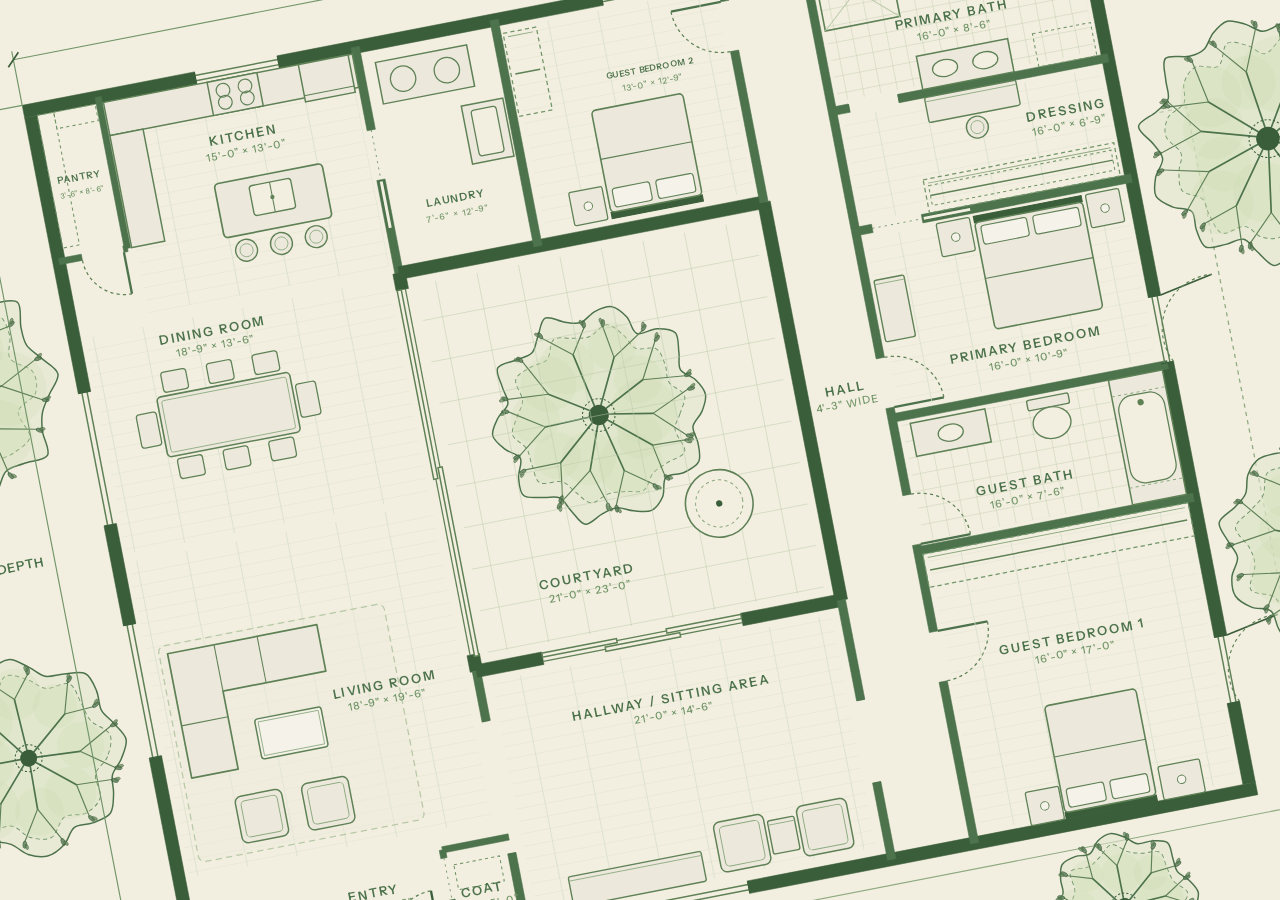
<file: index.html>
<!doctype html>
<html lang="en">
<head>
  <meta charset="utf-8">
  <meta name="viewport" content="width=device-width, initial-scale=1">
  <meta name="description" content="King Chingaya Design — thoughtful, personal residential and commercial interiors in Dallas and beyond.">
  <meta name="theme-color" content="#78926D">
  <title>King Chingaya Design — Thoughtful spaces</title>
  <link rel="icon" href="data:,">
  <link rel="preload" href="assets/fonts/instrument-sans-latin-wght-normal.woff2" as="font" type="font/woff2" crossorigin>
  <link rel="stylesheet" href="styles.css">
  <script src="app.js" defer></script>
</head>
<body>
<a class="skip-link" href="#main">Skip to main content</a>
<header class="site-header" id="top">
  <a class="wordmark logo-placeholder" data-placeholder="logo" href="#top" aria-label="King Chingaya Design, home"><span class="logo-badge" aria-hidden="true">[ LOGO ]</span><span class="sr-only">King Chingaya Design</span></a>
  <span class="header-location micro">Dallas &amp; beyond</span>
  <button class="menu-button" type="button" aria-expanded="false" aria-controls="site-nav" hidden>Menu <span aria-hidden="true">+</span></button>
  <nav class="site-nav" id="site-nav" aria-label="Primary navigation">
    <a href="#philosophy">Philosophy</a><a href="#projects">Gallery</a><a href="#about">About</a><a href="#process">Working together</a><a href="#services">Services</a><a href="#inquiry">Start a project <span aria-hidden="true">↗</span></a>
  </nav>
</header>

<section class="entrance" id="entrance" aria-labelledby="entrance-label">
  <p class="sr-only" id="entrance-label">King Chingaya Design: entrance</p>
  <a class="enter-plan" href="#main" aria-label="Enter King Chingaya Design through the courtyard house floor plan">
    <!-- FLOOR_PLAN_START -->
<svg class="floor-plan" aria-hidden="true" focusable="false" viewBox="0 0 1600 1200" xmlns="http://www.w3.org/2000/svg">
  <defs>
    <pattern id="fp-pave" width="40" height="40" patternUnits="userSpaceOnUse"><path d="M 40 0 H 0 V 40" fill="none" stroke="#b9c9a8" stroke-width="0.9"/></pattern>
    <pattern id="fp-bath-tile" width="16" height="16" patternUnits="userSpaceOnUse"><path d="M 16 0 H 0 V 16" fill="none" stroke="#b9c9a8" stroke-width="0.75"/></pattern>
    <pattern id="fp-wood" width="48" height="12" patternUnits="userSpaceOnUse"><line x1="0" y1="12" x2="48" y2="12" stroke="#d5deca" stroke-width="0.7"/><line x1="24" y1="0" x2="24" y2="12" stroke="#d5deca" stroke-width="0.7"/></pattern>
  </defs>
  <rect width="1600" height="1200" fill="#f3efe0"/>
  <g class="plan-shell">
    <rect x="40" y="40" width="1520" height="1120" fill="none" stroke="#8eaa80" stroke-width="1.1" stroke-dasharray="6 6"/>
    <path d="M 40 1050 H 1560 M 40 1146 H 1560" fill="none" stroke="#8eaa80" stroke-width="1.1"/>
    <path d="M 1344 380 H 1370 V 1050 H 1330" fill="none" stroke="#8eaa80" stroke-width="1.2" stroke-dasharray="4 4"/>
    <g fill="none" stroke="#5f8156" stroke-width="1.4"><rect x="476" y="1042" width="40" height="15" rx="3"/><rect x="476" y="1066" width="40" height="15" rx="3"/><rect x="476" y="1090" width="40" height="15" rx="3"/><rect x="476" y="1114" width="40" height="15" rx="3"/></g>
    <rect x="288.0" y="168.0" width="166.0" height="12.0" fill="#3b5e3a" stroke="#3b5e3a" stroke-width="0.5"/>
    <rect x="534.0" y="168.0" width="312.0" height="12.0" fill="#3b5e3a" stroke="#3b5e3a" stroke-width="0.5"/>
    <rect x="910.0" y="168.0" width="222.0" height="12.0" fill="#3b5e3a" stroke="#3b5e3a" stroke-width="0.5"/>
    <rect x="1212.0" y="168.0" width="100.0" height="12.0" fill="#3b5e3a" stroke="#3b5e3a" stroke-width="0.5"/>
    <rect x="1300.0" y="180.0" width="12.0" height="370.0" fill="#3b5e3a" stroke="#3b5e3a" stroke-width="0.5"/>
    <rect x="1300.0" y="614.0" width="12.0" height="264.0" fill="#3b5e3a" stroke="#3b5e3a" stroke-width="0.5"/>
    <rect x="1300.0" y="942.0" width="12.0" height="78.0" fill="#3b5e3a" stroke="#3b5e3a" stroke-width="0.5"/>
    <rect x="288.0" y="1020.0" width="190.0" height="12.0" fill="#3b5e3a" stroke="#3b5e3a" stroke-width="0.5"/>
    <rect x="526.0" y="1020.0" width="168.0" height="12.0" fill="#3b5e3a" stroke="#3b5e3a" stroke-width="0.5"/>
    <rect x="822.0" y="1020.0" width="490.0" height="12.0" fill="#3b5e3a" stroke="#3b5e3a" stroke-width="0.5"/>
    <rect x="288.0" y="180.0" width="12.0" height="266.0" fill="#3b5e3a" stroke="#3b5e3a" stroke-width="0.5"/>
    <rect x="288.0" y="574.0" width="12.0" height="96.0" fill="#3b5e3a" stroke="#3b5e3a" stroke-width="0.5"/>
    <rect x="288.0" y="798.0" width="12.0" height="222.0" fill="#3b5e3a" stroke="#3b5e3a" stroke-width="0.5"/>
    <rect x="357.0" y="174.0" width="6.0" height="146.0" fill="#4d734c" stroke="#4d734c" stroke-width="0.5"/>
    <rect x="294.0" y="317.0" width="22.0" height="6.0" fill="#4d734c" stroke="#4d734c" stroke-width="0.5"/>
    <rect x="356.0" y="317.0" width="4.0" height="6.0" fill="#4d734c" stroke="#4d734c" stroke-width="0.5"/>
    <rect x="604.0" y="174.0" width="8.0" height="80.0" fill="#4d734c" stroke="#4d734c" stroke-width="0.5"/>
    <rect x="604.0" y="302.0" width="8.0" height="90.0" fill="#4d734c" stroke="#4d734c" stroke-width="0.5"/>
    <rect x="602.0" y="392.0" width="12.0" height="16.0" fill="#3b5e3a" stroke="#3b5e3a" stroke-width="0.5"/>
    <rect x="602.0" y="760.0" width="12.0" height="16.0" fill="#3b5e3a" stroke="#3b5e3a" stroke-width="0.5"/>
    <rect x="604.0" y="776.0" width="8.0" height="48.0" fill="#4d734c" stroke="#4d734c" stroke-width="0.5"/>
    <rect x="604.0" y="952.0" width="8.0" height="74.0" fill="#4d734c" stroke="#4d734c" stroke-width="0.5"/>
    <rect x="608.0" y="386.0" width="352.0" height="12.0" fill="#3b5e3a" stroke="#3b5e3a" stroke-width="0.5"/>
    <rect x="608.0" y="770.0" width="64.0" height="12.0" fill="#3b5e3a" stroke="#3b5e3a" stroke-width="0.5"/>
    <rect x="864.0" y="770.0" width="96.0" height="12.0" fill="#3b5e3a" stroke="#3b5e3a" stroke-width="0.5"/>
    <rect x="954.0" y="392.0" width="12.0" height="384.0" fill="#3b5e3a" stroke="#3b5e3a" stroke-width="0.5"/>
    <rect x="738.0" y="174.0" width="8.0" height="218.0" fill="#4d734c" stroke="#4d734c" stroke-width="0.5"/>
    <rect x="956.0" y="174.0" width="8.0" height="24.0" fill="#4d734c" stroke="#4d734c" stroke-width="0.5"/>
    <rect x="956.0" y="246.0" width="8.0" height="146.0" fill="#4d734c" stroke="#4d734c" stroke-width="0.5"/>
    <rect x="956.0" y="776.0" width="8.0" height="96.0" fill="#4d734c" stroke="#4d734c" stroke-width="0.5"/>
    <rect x="956.0" y="952.0" width="8.0" height="74.0" fill="#4d734c" stroke="#4d734c" stroke-width="0.5"/>
    <rect x="1036.0" y="174.0" width="8.0" height="384.0" fill="#4d734c" stroke="#4d734c" stroke-width="0.5"/>
    <rect x="1036.0" y="606.0" width="8.0" height="84.0" fill="#4d734c" stroke="#4d734c" stroke-width="0.5"/>
    <rect x="1036.0" y="738.0" width="8.0" height="84.0" fill="#4d734c" stroke="#4d734c" stroke-width="0.5"/>
    <rect x="1036.0" y="870.0" width="8.0" height="156.0" fill="#4d734c" stroke="#4d734c" stroke-width="0.5"/>
    <rect x="1040.0" y="612.0" width="266.0" height="8.0" fill="#4d734c" stroke="#4d734c" stroke-width="0.5"/>
    <rect x="1040.0" y="740.0" width="266.0" height="8.0" fill="#4d734c" stroke="#4d734c" stroke-width="0.5"/>
    <rect x="541.0" y="936.0" width="6.0" height="8.0" fill="#4d734c" stroke="#4d734c" stroke-width="0.5"/>
    <rect x="541.0" y="984.0" width="6.0" height="42.0" fill="#4d734c" stroke="#4d734c" stroke-width="0.5"/>
    <rect x="544.0" y="933.0" width="64.0" height="6.0" fill="#4d734c" stroke="#4d734c" stroke-width="0.5"/>
    <rect x="1040.0" y="316.0" width="16.0" height="8.0" fill="#4d734c" stroke="#4d734c" stroke-width="0.5"/>
    <rect x="1104.0" y="316.0" width="202.0" height="8.0" fill="#4d734c" stroke="#4d734c" stroke-width="0.5"/>
    <rect x="1040.0" y="432.0" width="16.0" height="8.0" fill="#4d734c" stroke="#4d734c" stroke-width="0.5"/>
    <rect x="1104.0" y="432.0" width="202.0" height="8.0" fill="#4d734c" stroke="#4d734c" stroke-width="0.5"/>
      <line x1="526.0" y1="1020.0" x2="526.0" y2="972.0" stroke="#3b5e3a" stroke-width="2.2"/>
      <path d="M 478.0 1020.0 A 48.0 48.0 0 0 1 526.0 972.0" fill="none" stroke="#5f8156" stroke-width="1.2" stroke-dasharray="3 3"/>
      <line x1="478.0" y1="1032.0" x2="526.0" y2="1032.0" stroke="#729669" stroke-width="1.0"/>
<line x1="544.0" y1="944.0" x2="544.0" y2="984.0" stroke="#729669" stroke-width="0.8" stroke-dasharray="2 4"/>
<rect x="542.0" y="985.0" width="4.0" height="38.0" fill="#f3efe0" stroke="#4d734c" stroke-width="1.2"/>
      <line x1="356.0" y1="323.0" x2="356.0" y2="363.0" stroke="#4d734c" stroke-width="2.2"/>
      <path d="M 316.0 323.0 A 40.0 40.0 0 0 0 356.0 363.0" fill="none" stroke="#5f8156" stroke-width="1.2" stroke-dasharray="3 3"/>
<line x1="608.0" y1="254.0" x2="608.0" y2="302.0" stroke="#729669" stroke-width="0.8" stroke-dasharray="2 4"/>
<rect x="606.0" y="303.0" width="4.0" height="46.0" fill="#f3efe0" stroke="#4d734c" stroke-width="1.2"/>
<line x1="604.0" y1="824.0" x2="612.0" y2="824.0" stroke="#4d734c" stroke-width="1.5"/>
<line x1="604.0" y1="952.0" x2="612.0" y2="952.0" stroke="#4d734c" stroke-width="1.5"/>
<line x1="605.0" y1="408.0" x2="605.0" y2="760.0" stroke="#5f8156" stroke-width="1.2"/>
<line x1="611.0" y1="408.0" x2="611.0" y2="760.0" stroke="#5f8156" stroke-width="1.2"/>
<rect x="603.0" y="408.0" width="4.0" height="182.0" fill="#f3efe0" stroke="#5f8156" stroke-width="1.4"/>
<rect x="609.0" y="580.0" width="4.0" height="182.0" fill="#f3efe0" stroke="#5f8156" stroke-width="1.4"/>
<line x1="672.0" y1="773.0" x2="864.0" y2="773.0" stroke="#5f8156" stroke-width="1.2"/>
<line x1="672.0" y1="779.0" x2="864.0" y2="779.0" stroke="#5f8156" stroke-width="1.2"/>
<rect x="672.0" y="771.0" width="72.0" height="4.0" fill="#f3efe0" stroke="#5f8156" stroke-width="1.4"/>
<rect x="732.0" y="777.0" width="72.0" height="4.0" fill="#f3efe0" stroke="#5f8156" stroke-width="1.4"/>
<rect x="792.0" y="771.0" width="72.0" height="4.0" fill="#f3efe0" stroke="#5f8156" stroke-width="1.4"/>
<line x1="956.0" y1="872.0" x2="964.0" y2="872.0" stroke="#4d734c" stroke-width="1.5"/>
<line x1="956.0" y1="952.0" x2="964.0" y2="952.0" stroke="#4d734c" stroke-width="1.5"/>
      <line x1="956.0" y1="198.0" x2="908.0" y2="198.0" stroke="#4d734c" stroke-width="2.2"/>
      <path d="M 956.0 246.0 A 48.0 48.0 0 0 1 908.0 198.0" fill="none" stroke="#5f8156" stroke-width="1.2" stroke-dasharray="3 3"/>
<line x1="846.0" y1="171.5" x2="910.0" y2="171.5" stroke="#5f8156" stroke-width="1.4"/>
<line x1="846.0" y1="176.5" x2="910.0" y2="176.5" stroke="#5f8156" stroke-width="1.4"/>
<line x1="846.0" y1="168.0" x2="846.0" y2="180.0" stroke="#3b5e3a" stroke-width="1.2"/>
<line x1="910.0" y1="168.0" x2="910.0" y2="180.0" stroke="#3b5e3a" stroke-width="1.2"/>
      <line x1="1044.0" y1="738.0" x2="1092.0" y2="738.0" stroke="#4d734c" stroke-width="2.2"/>
      <path d="M 1044.0 690.0 A 48.0 48.0 0 0 1 1092.0 738.0" fill="none" stroke="#5f8156" stroke-width="1.2" stroke-dasharray="3 3"/>
      <line x1="1044.0" y1="822.0" x2="1092.0" y2="822.0" stroke="#4d734c" stroke-width="2.2"/>
      <path d="M 1044.0 870.0 A 48.0 48.0 0 0 0 1092.0 822.0" fill="none" stroke="#5f8156" stroke-width="1.2" stroke-dasharray="3 3"/>
<line x1="1303.5" y1="878.0" x2="1303.5" y2="942.0" stroke="#5f8156" stroke-width="1.4"/>
<line x1="1308.5" y1="878.0" x2="1308.5" y2="942.0" stroke="#5f8156" stroke-width="1.4"/>
<line x1="1300.0" y1="878.0" x2="1312.0" y2="878.0" stroke="#3b5e3a" stroke-width="1.2"/>
<line x1="1300.0" y1="942.0" x2="1312.0" y2="942.0" stroke="#3b5e3a" stroke-width="1.2"/>
<line x1="1312.0" y1="878.0" x2="1363.2" y2="868.0" stroke="#3b5e3a" stroke-width="1.6"/>
      <path d="M 1312.0 942.0 A 51.2 51.2 0 0 1 1363.2 868.0" fill="none" stroke="#5f8156" stroke-width="1.1" stroke-dasharray="3 3"/>
<line x1="454.0" y1="171.5" x2="534.0" y2="171.5" stroke="#5f8156" stroke-width="1.4"/>
<line x1="454.0" y1="176.5" x2="534.0" y2="176.5" stroke="#5f8156" stroke-width="1.4"/>
<line x1="454.0" y1="168.0" x2="454.0" y2="180.0" stroke="#3b5e3a" stroke-width="1.2"/>
<line x1="534.0" y1="168.0" x2="534.0" y2="180.0" stroke="#3b5e3a" stroke-width="1.2"/>
<line x1="291.5" y1="446.0" x2="291.5" y2="574.0" stroke="#5f8156" stroke-width="1.4"/>
<line x1="296.5" y1="446.0" x2="296.5" y2="574.0" stroke="#5f8156" stroke-width="1.4"/>
<line x1="288.0" y1="446.0" x2="300.0" y2="446.0" stroke="#3b5e3a" stroke-width="1.2"/>
<line x1="288.0" y1="574.0" x2="300.0" y2="574.0" stroke="#3b5e3a" stroke-width="1.2"/>
<line x1="291.5" y1="670.0" x2="291.5" y2="798.0" stroke="#5f8156" stroke-width="1.4"/>
<line x1="296.5" y1="670.0" x2="296.5" y2="798.0" stroke="#5f8156" stroke-width="1.4"/>
<line x1="288.0" y1="670.0" x2="300.0" y2="670.0" stroke="#3b5e3a" stroke-width="1.2"/>
<line x1="288.0" y1="798.0" x2="300.0" y2="798.0" stroke="#3b5e3a" stroke-width="1.2"/>
<line x1="694.0" y1="1023.5" x2="822.0" y2="1023.5" stroke="#5f8156" stroke-width="1.4"/>
<line x1="694.0" y1="1028.5" x2="822.0" y2="1028.5" stroke="#5f8156" stroke-width="1.4"/>
<line x1="694.0" y1="1020.0" x2="694.0" y2="1032.0" stroke="#3b5e3a" stroke-width="1.2"/>
<line x1="822.0" y1="1020.0" x2="822.0" y2="1032.0" stroke="#3b5e3a" stroke-width="1.2"/>
      <line x1="1044.0" y1="606.0" x2="1092.0" y2="606.0" stroke="#4d734c" stroke-width="2.2"/>
      <path d="M 1044.0 558.0 A 48.0 48.0 0 0 1 1092.0 606.0" fill="none" stroke="#5f8156" stroke-width="1.2" stroke-dasharray="3 3"/>
<line x1="1056.0" y1="436.0" x2="1104.0" y2="436.0" stroke="#729669" stroke-width="0.8" stroke-dasharray="2 4"/>
<rect x="1105.0" y="434.0" width="46.0" height="4.0" fill="#f3efe0" stroke="#4d734c" stroke-width="1.2"/>
<line x1="1056.0" y1="316.0" x2="1056.0" y2="324.0" stroke="#4d734c" stroke-width="1.5"/>
<line x1="1104.0" y1="316.0" x2="1104.0" y2="324.0" stroke="#4d734c" stroke-width="1.5"/>
<line x1="1303.5" y1="550.0" x2="1303.5" y2="614.0" stroke="#5f8156" stroke-width="1.4"/>
<line x1="1308.5" y1="550.0" x2="1308.5" y2="614.0" stroke="#5f8156" stroke-width="1.4"/>
<line x1="1300.0" y1="550.0" x2="1312.0" y2="550.0" stroke="#3b5e3a" stroke-width="1.2"/>
<line x1="1300.0" y1="614.0" x2="1312.0" y2="614.0" stroke="#3b5e3a" stroke-width="1.2"/>
<line x1="1312.0" y1="550.0" x2="1363.2" y2="540.0" stroke="#3b5e3a" stroke-width="1.6"/>
      <path d="M 1312.0 614.0 A 51.2 51.2 0 0 1 1363.2 540.0" fill="none" stroke="#5f8156" stroke-width="1.1" stroke-dasharray="3 3"/>
<line x1="1132.0" y1="171.5" x2="1212.0" y2="171.5" stroke="#5f8156" stroke-width="1.4"/>
<line x1="1132.0" y1="176.5" x2="1212.0" y2="176.5" stroke="#5f8156" stroke-width="1.4"/>
<line x1="1132.0" y1="168.0" x2="1132.0" y2="180.0" stroke="#3b5e3a" stroke-width="1.2"/>
<line x1="1212.0" y1="168.0" x2="1212.0" y2="180.0" stroke="#3b5e3a" stroke-width="1.2"/>
    <g id="TREE_COURTYARD">
      <path d="M 870.9 560.0 C 871.0 565.1, 867.5 570.7, 864.6 575.3 C 861.7 579.9, 855.1 582.9, 853.5 587.8 C 852.0 592.7, 855.4 598.9, 855.2 604.5 C 855.1 610.0, 855.5 617.3, 852.5 621.4 C 849.4 625.4, 842.5 627.4, 836.9 628.9 C 831.3 630.4, 823.1 627.1, 819.0 630.2 C 815.0 633.4, 815.8 642.9, 812.6 647.6 C 809.4 652.2, 804.8 656.9, 799.9 658.2 C 795.0 659.5, 788.4 656.8, 783.1 655.4 C 777.8 653.9, 773.0 649.9, 768.0 649.4 C 763.0 649.0, 758.7 650.9, 753.3 652.6 C 748.0 654.2, 740.5 660.6, 735.8 659.2 C 731.1 657.8, 728.2 649.1, 725.1 644.2 C 721.9 639.4, 720.9 633.2, 717.0 630.2 C 713.0 627.3, 706.9 628.1, 701.4 626.6 C 695.8 625.2, 686.8 625.2, 683.6 621.3 C 680.4 617.5, 681.5 609.6, 682.1 603.8 C 682.7 597.9, 688.6 591.0, 687.3 586.2 C 686.1 581.4, 678.2 579.2, 674.6 574.8 C 671.0 570.4, 665.9 565.0, 665.7 560.0 C 665.5 555.0, 670.1 549.5, 673.4 545.0 C 676.7 540.5, 683.8 537.9, 685.5 533.2 C 687.2 528.5, 683.9 522.8, 683.4 516.9 C 682.9 511.0, 679.5 501.8, 682.6 498.0 C 685.7 494.1, 696.1 495.2, 701.9 493.9 C 707.7 492.6, 713.3 493.0, 717.2 490.1 C 721.1 487.2, 722.3 481.4, 725.4 476.4 C 728.5 471.4, 730.9 461.7, 735.6 460.3 C 740.3 458.8, 748.0 465.9, 753.4 467.7 C 758.8 469.4, 763.0 471.5, 768.0 470.8 C 773.0 470.0, 778.1 464.4, 783.4 463.0 C 788.7 461.5, 795.2 460.0, 799.9 461.8 C 804.6 463.7, 808.7 469.2, 811.8 474.1 C 814.8 479.0, 813.8 488.4, 818.1 491.1 C 822.4 493.8, 831.6 489.3, 837.6 490.4 C 843.6 491.5, 851.3 493.2, 854.0 497.5 C 856.7 501.8, 854.1 510.4, 853.8 516.3 C 853.5 522.2, 850.4 527.9, 852.1 532.7 C 853.9 537.4, 861.2 540.2, 864.3 544.7 C 867.5 549.3, 870.9 554.9, 870.9 560.0 Z" fill="#e2e8ce" fill-opacity="0.55" stroke="#4d734c" stroke-width="1.4"/>
      <path d="M 843.8 573.4 C 841.3 578.4, 836.7 581.6, 836.3 587.6 C 835.9 593.6, 843.6 604.6, 841.3 609.4 C 839.1 614.3, 828.5 614.4, 822.9 616.8 C 817.3 619.2, 812.4 620.4, 808.0 623.9 C 803.5 627.4, 801.3 636.0, 796.4 638.0 C 791.5 640.0, 784.3 636.4, 778.7 635.9 C 773.1 635.4, 768.4 634.3, 762.8 635.1 C 757.1 635.8, 750.1 641.6, 745.0 640.3 C 739.9 639.0, 736.2 631.4, 732.2 627.3 C 728.3 623.1, 726.8 617.9, 721.6 615.4 C 716.3 612.9, 705.1 615.8, 701.0 612.4 C 696.9 608.9, 698.0 600.4, 696.9 594.7 C 695.9 589.0, 696.9 583.5, 694.8 578.3 C 692.7 573.0, 684.8 568.2, 684.3 562.9 C 683.8 557.7, 689.4 551.7, 692.0 546.6 C 694.6 541.5, 699.0 538.2, 699.8 532.5 C 700.7 526.7, 694.9 517.1, 697.2 512.2 C 699.4 507.4, 707.7 505.4, 713.2 503.3 C 718.7 501.1, 725.6 502.7, 730.0 499.1 C 734.4 495.6, 735.0 484.4, 739.5 481.9 C 744.1 479.3, 751.7 483.3, 757.3 483.9 C 762.9 484.5, 767.5 486.6, 773.2 485.5 C 778.9 484.5, 786.3 476.8, 791.6 477.6 C 797.0 478.3, 801.4 485.5, 805.2 490.0 C 809.0 494.5, 809.7 501.5, 814.4 504.6 C 819.1 507.8, 829.3 505.4, 833.4 508.9 C 837.4 512.4, 837.8 519.9, 838.8 525.5 C 839.8 531.0, 837.1 537.0, 839.2 542.2 C 841.2 547.5, 850.5 551.9, 851.2 557.1 C 852.0 562.3, 846.3 568.3, 843.8 573.4 Z" fill="#d5e0be" fill-opacity="0.40" stroke="#729669" stroke-width="0.9" stroke-dasharray="4 3"/>
      <g fill="#cddab2" fill-opacity="0.30" stroke="none">
        <circle cx="810.5" cy="564.4" r="31.4"/>
        <circle cx="802.1" cy="587.2" r="21.4"/>
        <circle cx="788.7" cy="612.5" r="30.6"/>
        <circle cx="751.0" cy="598.3" r="25.6"/>
        <circle cx="722.4" cy="590.4" r="22.2"/>
        <circle cx="708.4" cy="552.2" r="23.1"/>
        <circle cx="726.8" cy="522.3" r="26.4"/>
        <circle cx="746.7" cy="509.7" r="26.0"/>
        <circle cx="792.8" cy="498.4" r="22.6"/>
        <circle cx="810.9" cy="534.0" r="22.8"/>
      </g>
      <g fill="none" stroke="#4d734c" stroke-width="1.6" stroke-linecap="round">
        <line x1="777.6" y1="560.9" x2="818.8" y2="568.3"/>
        <line x1="775.3" y1="566.3" x2="812.5" y2="597.7"/>
        <line x1="770.5" y1="569.3" x2="781.7" y2="616.2"/>
        <line x1="765.2" y1="569.2" x2="750.0" y2="610.0"/>
        <line x1="760.6" y1="566.1" x2="724.0" y2="597.4"/>
        <line x1="758.4" y1="560.3" x2="716.3" y2="561.5"/>
        <line x1="760.3" y1="554.2" x2="724.9" y2="531.6"/>
        <line x1="765.6" y1="550.7" x2="755.0" y2="499.3"/>
        <line x1="771.8" y1="551.2" x2="792.6" y2="509.2"/>
        <line x1="776.2" y1="555.0" x2="815.3" y2="535.2"/>
      </g>
      <g fill="none" stroke="#5f8156" stroke-width="1.1" stroke-linecap="round">
        <line x1="818.8" y1="568.3" x2="855.7" y2="552.0"/>
        <line x1="818.8" y1="568.3" x2="846.1" y2="594.5"/>
        <line x1="812.5" y1="597.7" x2="843.9" y2="598.7"/>
        <line x1="812.5" y1="597.7" x2="818.4" y2="628.0"/>
        <line x1="781.7" y1="616.2" x2="806.6" y2="634.4"/>
        <line x1="781.7" y1="616.2" x2="767.9" y2="647.3"/>
        <line x1="750.0" y1="610.0" x2="760.3" y2="643.8"/>
        <line x1="750.0" y1="610.0" x2="716.7" y2="634.9"/>
        <line x1="724.0" y1="597.4" x2="719.6" y2="629.0"/>
        <line x1="724.0" y1="597.4" x2="689.8" y2="597.8"/>
        <line x1="716.3" y1="561.5" x2="687.0" y2="583.7"/>
        <line x1="716.3" y1="561.5" x2="684.6" y2="540.8"/>
        <line x1="724.9" y1="531.6" x2="686.1" y2="529.0"/>
        <line x1="724.9" y1="531.6" x2="706.6" y2="496.5"/>
        <line x1="755.0" y1="499.3" x2="729.0" y2="478.4"/>
        <line x1="755.0" y1="499.3" x2="770.1" y2="476.1"/>
        <line x1="792.6" y1="509.2" x2="787.6" y2="478.2"/>
        <line x1="792.6" y1="509.2" x2="823.8" y2="489.3"/>
        <line x1="815.3" y1="535.2" x2="833.7" y2="501.2"/>
        <line x1="815.3" y1="535.2" x2="855.3" y2="539.1"/>
      </g>
      <g>
        <ellipse cx="858.7" cy="551.8" rx="3.5" ry="1.8" transform="rotate(-5.2 858.7 551.8)" fill="#4d734c" fill-opacity="0.75" stroke="#3b5e3a" stroke-width="0.5"/>
        <ellipse cx="860.5" cy="549.6" rx="2.8" ry="1.4" transform="rotate(-28.1 860.5 549.6)" fill="#5f8156" fill-opacity="0.7" stroke="#3b5e3a" stroke-width="0.4"/>
        <ellipse cx="848.8" cy="595.8" rx="3.5" ry="1.8" transform="rotate(23.9 848.8 595.8)" fill="#4d734c" fill-opacity="0.75" stroke="#3b5e3a" stroke-width="0.5"/>
        <ellipse cx="851.5" cy="594.7" rx="2.8" ry="1.4" transform="rotate(0.9 851.5 594.7)" fill="#5f8156" fill-opacity="0.7" stroke="#3b5e3a" stroke-width="0.4"/>
        <ellipse cx="846.6" cy="600.1" rx="3.5" ry="1.8" transform="rotate(27.0 846.6 600.1)" fill="#4d734c" fill-opacity="0.75" stroke="#3b5e3a" stroke-width="0.5"/>
        <ellipse cx="849.2" cy="599.2" rx="2.8" ry="1.4" transform="rotate(4.1 849.2 599.2)" fill="#5f8156" fill-opacity="0.7" stroke="#3b5e3a" stroke-width="0.4"/>
        <ellipse cx="820.2" cy="630.4" rx="3.5" ry="1.8" transform="rotate(53.5 820.2 630.4)" fill="#4d734c" fill-opacity="0.75" stroke="#3b5e3a" stroke-width="0.5"/>
        <ellipse cx="823.0" cy="630.9" rx="2.8" ry="1.4" transform="rotate(30.6 823.0 630.9)" fill="#5f8156" fill-opacity="0.7" stroke="#3b5e3a" stroke-width="0.4"/>
        <ellipse cx="808.0" cy="637.1" rx="3.5" ry="1.8" transform="rotate(62.6 808.0 637.1)" fill="#4d734c" fill-opacity="0.75" stroke="#3b5e3a" stroke-width="0.5"/>
        <ellipse cx="810.7" cy="637.9" rx="2.8" ry="1.4" transform="rotate(39.7 810.7 637.9)" fill="#5f8156" fill-opacity="0.7" stroke="#3b5e3a" stroke-width="0.4"/>
        <ellipse cx="767.9" cy="650.3" rx="3.5" ry="1.8" transform="rotate(90.0 767.9 650.3)" fill="#4d734c" fill-opacity="0.75" stroke="#3b5e3a" stroke-width="0.5"/>
        <ellipse cx="769.9" cy="652.3" rx="2.8" ry="1.4" transform="rotate(67.1 769.9 652.3)" fill="#5f8156" fill-opacity="0.7" stroke="#3b5e3a" stroke-width="0.4"/>
        <ellipse cx="760.1" cy="646.8" rx="3.5" ry="1.8" transform="rotate(95.2 760.1 646.8)" fill="#4d734c" fill-opacity="0.75" stroke="#3b5e3a" stroke-width="0.5"/>
        <ellipse cx="761.9" cy="649.0" rx="2.8" ry="1.4" transform="rotate(72.3 761.9 649.0)" fill="#5f8156" fill-opacity="0.7" stroke="#3b5e3a" stroke-width="0.4"/>
        <ellipse cx="715.0" cy="637.4" rx="3.5" ry="1.8" transform="rotate(124.4 715.0 637.4)" fill="#4d734c" fill-opacity="0.75" stroke="#3b5e3a" stroke-width="0.5"/>
        <ellipse cx="715.5" cy="640.2" rx="2.8" ry="1.4" transform="rotate(101.5 715.5 640.2)" fill="#5f8156" fill-opacity="0.7" stroke="#3b5e3a" stroke-width="0.4"/>
        <ellipse cx="717.9" cy="631.4" rx="3.5" ry="1.8" transform="rotate(125.1 717.9 631.4)" fill="#4d734c" fill-opacity="0.75" stroke="#3b5e3a" stroke-width="0.5"/>
        <ellipse cx="718.4" cy="634.2" rx="2.8" ry="1.4" transform="rotate(102.1 718.4 634.2)" fill="#5f8156" fill-opacity="0.7" stroke="#3b5e3a" stroke-width="0.4"/>
        <ellipse cx="687.1" cy="599.1" rx="3.5" ry="1.8" transform="rotate(154.2 687.1 599.1)" fill="#4d734c" fill-opacity="0.75" stroke="#3b5e3a" stroke-width="0.5"/>
        <ellipse cx="686.1" cy="601.8" rx="2.8" ry="1.4" transform="rotate(131.3 686.1 601.8)" fill="#5f8156" fill-opacity="0.7" stroke="#3b5e3a" stroke-width="0.4"/>
        <ellipse cx="684.2" cy="584.5" rx="3.5" ry="1.8" transform="rotate(163.7 684.2 584.5)" fill="#4d734c" fill-opacity="0.75" stroke="#3b5e3a" stroke-width="0.5"/>
        <ellipse cx="682.8" cy="587.0" rx="2.8" ry="1.4" transform="rotate(140.8 682.8 587.0)" fill="#5f8156" fill-opacity="0.7" stroke="#3b5e3a" stroke-width="0.4"/>
        <ellipse cx="681.6" cy="540.1" rx="3.5" ry="1.8" transform="rotate(193.0 681.6 540.1)" fill="#4d734c" fill-opacity="0.75" stroke="#3b5e3a" stroke-width="0.5"/>
        <ellipse cx="679.2" cy="541.6" rx="2.8" ry="1.4" transform="rotate(170.0 679.2 541.6)" fill="#5f8156" fill-opacity="0.7" stroke="#3b5e3a" stroke-width="0.4"/>
        <ellipse cx="683.3" cy="528.0" rx="3.5" ry="1.8" transform="rotate(200.7 683.3 528.0)" fill="#4d734c" fill-opacity="0.75" stroke="#3b5e3a" stroke-width="0.5"/>
        <ellipse cx="680.8" cy="529.1" rx="2.8" ry="1.4" transform="rotate(177.8 680.8 529.1)" fill="#5f8156" fill-opacity="0.7" stroke="#3b5e3a" stroke-width="0.4"/>
        <ellipse cx="704.5" cy="494.4" rx="3.5" ry="1.8" transform="rotate(225.9 704.5 494.4)" fill="#4d734c" fill-opacity="0.75" stroke="#3b5e3a" stroke-width="0.5"/>
        <ellipse cx="701.7" cy="494.3" rx="2.8" ry="1.4" transform="rotate(203.0 701.7 494.3)" fill="#5f8156" fill-opacity="0.7" stroke="#3b5e3a" stroke-width="0.4"/>
        <ellipse cx="727.7" cy="475.7" rx="3.5" ry="1.8" transform="rotate(244.5 727.7 475.7)" fill="#4d734c" fill-opacity="0.75" stroke="#3b5e3a" stroke-width="0.5"/>
        <ellipse cx="725.1" cy="474.7" rx="2.8" ry="1.4" transform="rotate(221.6 725.1 474.7)" fill="#5f8156" fill-opacity="0.7" stroke="#3b5e3a" stroke-width="0.4"/>
        <ellipse cx="770.2" cy="473.1" rx="3.5" ry="1.8" transform="rotate(271.4 770.2 473.1)" fill="#4d734c" fill-opacity="0.75" stroke="#3b5e3a" stroke-width="0.5"/>
        <ellipse cx="768.2" cy="471.1" rx="2.8" ry="1.4" transform="rotate(248.5 768.2 471.1)" fill="#5f8156" fill-opacity="0.7" stroke="#3b5e3a" stroke-width="0.4"/>
        <ellipse cx="788.3" cy="475.3" rx="3.5" ry="1.8" transform="rotate(283.4 788.3 475.3)" fill="#4d734c" fill-opacity="0.75" stroke="#3b5e3a" stroke-width="0.5"/>
        <ellipse cx="786.8" cy="472.9" rx="2.8" ry="1.4" transform="rotate(260.5 786.8 472.9)" fill="#5f8156" fill-opacity="0.7" stroke="#3b5e3a" stroke-width="0.4"/>
        <ellipse cx="825.6" cy="486.9" rx="3.5" ry="1.8" transform="rotate(308.3 825.6 486.9)" fill="#4d734c" fill-opacity="0.75" stroke="#3b5e3a" stroke-width="0.5"/>
        <ellipse cx="825.3" cy="484.1" rx="2.8" ry="1.4" transform="rotate(285.4 825.3 484.1)" fill="#5f8156" fill-opacity="0.7" stroke="#3b5e3a" stroke-width="0.4"/>
        <ellipse cx="835.9" cy="499.2" rx="3.5" ry="1.8" transform="rotate(318.1 835.9 499.2)" fill="#4d734c" fill-opacity="0.75" stroke="#3b5e3a" stroke-width="0.5"/>
        <ellipse cx="836.0" cy="496.3" rx="2.8" ry="1.4" transform="rotate(295.2 836.0 496.3)" fill="#5f8156" fill-opacity="0.7" stroke="#3b5e3a" stroke-width="0.4"/>
        <ellipse cx="858.2" cy="538.4" rx="3.5" ry="1.8" transform="rotate(346.5 858.2 538.4)" fill="#4d734c" fill-opacity="0.75" stroke="#3b5e3a" stroke-width="0.5"/>
        <ellipse cx="859.7" cy="536.0" rx="2.8" ry="1.4" transform="rotate(323.6 859.7 536.0)" fill="#5f8156" fill-opacity="0.7" stroke="#3b5e3a" stroke-width="0.4"/>
      </g>
      <circle cx="768.0" cy="560.0" r="9.6" fill="#3b5e3a"/>
      <circle cx="768.0" cy="560.0" r="15.4" fill="none" stroke="#3b5e3a" stroke-width="1.0" stroke-dasharray="2 2"/>
    </g>
    <g id="TREE_WEST_1">
      <path d="M 272.7 424.0 C 272.9 429.9, 264.4 436.2, 260.8 441.8 C 257.2 447.3, 253.5 451.7, 251.3 457.2 C 249.2 462.7, 248.4 467.9, 247.9 474.7 C 247.4 481.5, 252.1 493.6, 248.2 498.0 C 244.4 502.4, 231.7 500.0, 224.8 501.2 C 217.9 502.4, 211.7 501.7, 206.9 505.2 C 202.0 508.6, 200.0 516.3, 195.5 521.6 C 191.1 527.0, 185.9 536.3, 180.0 537.2 C 174.0 538.1, 166.0 530.7, 160.0 526.9 C 154.0 523.2, 149.9 515.6, 144.0 514.7 C 138.1 513.7, 131.3 520.1, 124.7 521.1 C 118.0 522.1, 109.6 523.4, 104.2 520.6 C 98.9 517.8, 95.0 510.6, 92.7 504.2 C 90.3 497.9, 93.3 487.7, 90.2 482.6 C 87.0 477.5, 79.3 477.3, 73.7 473.8 C 68.1 470.4, 59.5 466.9, 56.6 461.7 C 53.6 456.4, 54.6 448.6, 55.9 442.4 C 57.2 436.1, 64.3 430.1, 64.2 424.0 C 64.1 417.9, 56.6 411.8, 55.3 405.5 C 53.9 399.2, 53.7 391.8, 56.0 386.2 C 58.3 380.5, 63.8 375.4, 69.0 371.5 C 74.2 367.6, 83.0 367.2, 87.2 362.9 C 91.4 358.6, 91.4 351.5, 94.2 345.6 C 97.0 339.6, 99.1 330.4, 104.1 327.2 C 109.2 324.0, 118.0 326.4, 124.5 326.6 C 131.0 326.8, 137.2 329.1, 143.1 328.3 C 149.0 327.6, 153.9 325.2, 160.0 322.3 C 166.1 319.4, 174.0 310.4, 179.9 310.9 C 185.9 311.4, 191.5 319.9, 195.9 325.4 C 200.2 331.0, 201.2 340.7, 206.0 344.3 C 210.9 347.8, 218.0 345.6, 224.9 346.6 C 231.9 347.6, 244.3 345.6, 248.0 350.2 C 251.6 354.7, 246.6 367.0, 246.7 373.9 C 246.8 380.9, 246.5 386.3, 248.7 391.7 C 250.9 397.1, 256.0 401.0, 260.0 406.4 C 264.0 411.7, 272.6 418.1, 272.7 424.0 Z" fill="#e2e8ce" fill-opacity="0.55" stroke="#4d734c" stroke-width="1.4"/>
      <path d="M 229.0 452.2 C 226.8 458.8, 237.0 471.4, 235.1 477.6 C 233.1 483.9, 223.5 486.6, 217.3 489.6 C 211.1 492.6, 203.4 491.7, 197.7 495.5 C 191.9 499.3, 188.8 509.9, 182.8 512.4 C 176.8 515.0, 168.2 512.9, 161.7 510.7 C 155.2 508.4, 150.4 500.2, 143.8 499.0 C 137.1 497.9, 128.0 505.3, 121.9 503.8 C 115.8 502.2, 111.2 494.8, 107.1 489.6 C 103.0 484.4, 101.9 477.4, 97.4 472.6 C 92.8 467.7, 83.2 465.9, 79.7 460.5 C 76.2 455.2, 75.8 447.0, 76.4 440.4 C 77.1 433.9, 84.2 427.9, 83.4 421.0 C 82.5 414.2, 71.0 405.8, 71.1 399.3 C 71.2 392.8, 78.6 386.5, 84.0 382.1 C 89.4 377.7, 99.5 378.3, 103.6 372.9 C 107.7 367.4, 104.4 353.8, 108.7 349.3 C 113.1 344.8, 122.9 345.6, 129.7 345.7 C 136.6 345.8, 143.4 352.2, 149.9 350.1 C 156.4 347.9, 162.6 333.6, 168.9 332.6 C 175.1 331.6, 181.9 339.9, 187.3 344.1 C 192.8 348.3, 195.0 355.6, 201.6 357.9 C 208.2 360.3, 221.6 354.6, 227.1 358.1 C 232.6 361.6, 234.1 371.7, 234.7 378.9 C 235.4 386.1, 228.6 394.8, 231.0 401.2 C 233.5 407.6, 246.5 410.9, 249.4 417.0 C 252.3 423.1, 251.8 431.9, 248.4 437.8 C 245.0 443.7, 231.3 445.5, 229.0 452.2 Z" fill="#d5e0be" fill-opacity="0.40" stroke="#729669" stroke-width="0.9" stroke-dasharray="4 3"/>
      <g fill="#cddab2" fill-opacity="0.30" stroke="none">
        <circle cx="224.5" cy="428.9" r="35.4"/>
        <circle cx="204.8" cy="470.5" r="34.1"/>
        <circle cx="162.5" cy="472.4" r="26.4"/>
        <circle cx="141.2" cy="464.7" r="30.5"/>
        <circle cx="97.4" cy="446.1" r="33.1"/>
        <circle cx="101.0" cy="407.6" r="31.4"/>
        <circle cx="123.0" cy="367.3" r="29.2"/>
        <circle cx="164.4" cy="355.5" r="29.9"/>
        <circle cx="200.9" cy="386.7" r="25.8"/>
      </g>
      <g fill="none" stroke="#4d734c" stroke-width="1.6" stroke-linecap="round">
        <line x1="169.6" y1="424.2" x2="217.9" y2="425.2"/>
        <line x1="167.2" y1="430.3" x2="199.0" y2="462.6"/>
        <line x1="161.2" y1="433.5" x2="164.0" y2="488.1"/>
        <line x1="155.6" y1="432.5" x2="135.6" y2="477.3"/>
        <line x1="150.7" y1="426.6" x2="100.9" y2="437.5"/>
        <line x1="151.1" y1="420.4" x2="104.7" y2="399.2"/>
        <line x1="154.9" y1="415.8" x2="126.2" y2="367.0"/>
        <line x1="161.5" y1="414.5" x2="171.7" y2="359.5"/>
        <line x1="166.9" y1="417.3" x2="203.3" y2="377.4"/>
      </g>
      <g fill="none" stroke="#5f8156" stroke-width="1.1" stroke-linecap="round">
        <line x1="217.9" y1="425.2" x2="254.1" y2="406.7"/>
        <line x1="217.9" y1="425.2" x2="253.7" y2="445.3"/>
        <line x1="199.0" y1="462.6" x2="242.9" y2="471.7"/>
        <line x1="199.0" y1="462.6" x2="209.0" y2="507.6"/>
        <line x1="164.0" y1="488.1" x2="186.6" y2="514.4"/>
        <line x1="164.0" y1="488.1" x2="144.3" y2="519.6"/>
        <line x1="135.6" y1="477.3" x2="139.2" y2="515.1"/>
        <line x1="135.6" y1="477.3" x2="105.0" y2="498.8"/>
        <line x1="100.9" y1="437.5" x2="78.8" y2="462.4"/>
        <line x1="100.9" y1="437.5" x2="63.5" y2="424.6"/>
        <line x1="104.7" y1="399.2" x2="71.2" y2="402.3"/>
        <line x1="104.7" y1="399.2" x2="81.4" y2="369.8"/>
        <line x1="126.2" y1="367.0" x2="95.3" y2="349.8"/>
        <line x1="126.2" y1="367.0" x2="126.1" y2="332.2"/>
        <line x1="171.7" y1="359.5" x2="157.3" y2="326.5"/>
        <line x1="171.7" y1="359.5" x2="195.7" y2="336.1"/>
        <line x1="203.3" y1="377.4" x2="206.8" y2="345.5"/>
        <line x1="203.3" y1="377.4" x2="235.9" y2="371.0"/>
      </g>
      <g>
        <ellipse cx="257.0" cy="406.2" rx="3.5" ry="1.8" transform="rotate(-10.4 257.0 406.2)" fill="#4d734c" fill-opacity="0.75" stroke="#3b5e3a" stroke-width="0.5"/>
        <ellipse cx="258.7" cy="403.8" rx="2.8" ry="1.4" transform="rotate(-33.3 258.7 403.8)" fill="#5f8156" fill-opacity="0.7" stroke="#3b5e3a" stroke-width="0.4"/>
        <ellipse cx="256.6" cy="446.0" rx="3.5" ry="1.8" transform="rotate(12.8 256.6 446.0)" fill="#4d734c" fill-opacity="0.75" stroke="#3b5e3a" stroke-width="0.5"/>
        <ellipse cx="259.0" cy="444.5" rx="2.8" ry="1.4" transform="rotate(-10.1 259.0 444.5)" fill="#5f8156" fill-opacity="0.7" stroke="#3b5e3a" stroke-width="0.4"/>
        <ellipse cx="245.5" cy="473.2" rx="3.5" ry="1.8" transform="rotate(29.9 245.5 473.2)" fill="#4d734c" fill-opacity="0.75" stroke="#3b5e3a" stroke-width="0.5"/>
        <ellipse cx="248.2" cy="472.4" rx="2.8" ry="1.4" transform="rotate(7.0 248.2 472.4)" fill="#5f8156" fill-opacity="0.7" stroke="#3b5e3a" stroke-width="0.4"/>
        <ellipse cx="210.5" cy="510.2" rx="3.5" ry="1.8" transform="rotate(59.6 210.5 510.2)" fill="#4d734c" fill-opacity="0.75" stroke="#3b5e3a" stroke-width="0.5"/>
        <ellipse cx="213.2" cy="510.9" rx="2.8" ry="1.4" transform="rotate(36.7 213.2 510.9)" fill="#5f8156" fill-opacity="0.7" stroke="#3b5e3a" stroke-width="0.4"/>
        <ellipse cx="187.5" cy="517.2" rx="3.5" ry="1.8" transform="rotate(73.6 187.5 517.2)" fill="#4d734c" fill-opacity="0.75" stroke="#3b5e3a" stroke-width="0.5"/>
        <ellipse cx="190.0" cy="518.6" rx="2.8" ry="1.4" transform="rotate(50.7 190.0 518.6)" fill="#5f8156" fill-opacity="0.7" stroke="#3b5e3a" stroke-width="0.4"/>
        <ellipse cx="143.8" cy="522.6" rx="3.5" ry="1.8" transform="rotate(99.3 143.8 522.6)" fill="#4d734c" fill-opacity="0.75" stroke="#3b5e3a" stroke-width="0.5"/>
        <ellipse cx="145.5" cy="524.9" rx="2.8" ry="1.4" transform="rotate(76.4 145.5 524.9)" fill="#5f8156" fill-opacity="0.7" stroke="#3b5e3a" stroke-width="0.4"/>
        <ellipse cx="138.5" cy="518.1" rx="3.5" ry="1.8" transform="rotate(102.9 138.5 518.1)" fill="#4d734c" fill-opacity="0.75" stroke="#3b5e3a" stroke-width="0.5"/>
        <ellipse cx="140.0" cy="520.4" rx="2.8" ry="1.4" transform="rotate(80.0 140.0 520.4)" fill="#5f8156" fill-opacity="0.7" stroke="#3b5e3a" stroke-width="0.4"/>
        <ellipse cx="103.3" cy="501.2" rx="3.5" ry="1.8" transform="rotate(126.3 103.3 501.2)" fill="#4d734c" fill-opacity="0.75" stroke="#3b5e3a" stroke-width="0.5"/>
        <ellipse cx="103.7" cy="504.0" rx="2.8" ry="1.4" transform="rotate(103.4 103.7 504.0)" fill="#5f8156" fill-opacity="0.7" stroke="#3b5e3a" stroke-width="0.4"/>
        <ellipse cx="76.1" cy="463.7" rx="3.5" ry="1.8" transform="rotate(154.7 76.1 463.7)" fill="#4d734c" fill-opacity="0.75" stroke="#3b5e3a" stroke-width="0.5"/>
        <ellipse cx="75.1" cy="466.3" rx="2.8" ry="1.4" transform="rotate(131.8 75.1 466.3)" fill="#5f8156" fill-opacity="0.7" stroke="#3b5e3a" stroke-width="0.4"/>
        <ellipse cx="60.5" cy="424.6" rx="3.5" ry="1.8" transform="rotate(179.6 60.5 424.6)" fill="#4d734c" fill-opacity="0.75" stroke="#3b5e3a" stroke-width="0.5"/>
        <ellipse cx="58.5" cy="426.6" rx="2.8" ry="1.4" transform="rotate(156.7 58.5 426.6)" fill="#5f8156" fill-opacity="0.7" stroke="#3b5e3a" stroke-width="0.4"/>
        <ellipse cx="68.3" cy="401.6" rx="3.5" ry="1.8" transform="rotate(193.7 68.3 401.6)" fill="#4d734c" fill-opacity="0.75" stroke="#3b5e3a" stroke-width="0.5"/>
        <ellipse cx="65.8" cy="403.1" rx="2.8" ry="1.4" transform="rotate(170.8 65.8 403.1)" fill="#5f8156" fill-opacity="0.7" stroke="#3b5e3a" stroke-width="0.4"/>
        <ellipse cx="79.0" cy="368.1" rx="3.5" ry="1.8" transform="rotate(214.6 79.0 368.1)" fill="#4d734c" fill-opacity="0.75" stroke="#3b5e3a" stroke-width="0.5"/>
        <ellipse cx="76.2" cy="368.6" rx="2.8" ry="1.4" transform="rotate(191.7 76.2 368.6)" fill="#5f8156" fill-opacity="0.7" stroke="#3b5e3a" stroke-width="0.4"/>
        <ellipse cx="93.4" cy="347.5" rx="3.5" ry="1.8" transform="rotate(228.9 93.4 347.5)" fill="#4d734c" fill-opacity="0.75" stroke="#3b5e3a" stroke-width="0.5"/>
        <ellipse cx="90.6" cy="347.3" rx="2.8" ry="1.4" transform="rotate(206.0 90.6 347.3)" fill="#5f8156" fill-opacity="0.7" stroke="#3b5e3a" stroke-width="0.4"/>
        <ellipse cx="125.1" cy="329.4" rx="3.5" ry="1.8" transform="rotate(249.7 125.1 329.4)" fill="#4d734c" fill-opacity="0.75" stroke="#3b5e3a" stroke-width="0.5"/>
        <ellipse cx="122.5" cy="328.2" rx="2.8" ry="1.4" transform="rotate(226.8 122.5 328.2)" fill="#5f8156" fill-opacity="0.7" stroke="#3b5e3a" stroke-width="0.4"/>
        <ellipse cx="157.2" cy="323.5" rx="3.5" ry="1.8" transform="rotate(268.4 157.2 323.5)" fill="#4d734c" fill-opacity="0.75" stroke="#3b5e3a" stroke-width="0.5"/>
        <ellipse cx="155.1" cy="321.6" rx="2.8" ry="1.4" transform="rotate(245.5 155.1 321.6)" fill="#5f8156" fill-opacity="0.7" stroke="#3b5e3a" stroke-width="0.4"/>
        <ellipse cx="196.8" cy="333.3" rx="3.5" ry="1.8" transform="rotate(292.1 196.8 333.3)" fill="#4d734c" fill-opacity="0.75" stroke="#3b5e3a" stroke-width="0.5"/>
        <ellipse cx="195.7" cy="330.7" rx="2.8" ry="1.4" transform="rotate(269.2 195.7 330.7)" fill="#5f8156" fill-opacity="0.7" stroke="#3b5e3a" stroke-width="0.4"/>
        <ellipse cx="208.3" cy="342.9" rx="3.5" ry="1.8" transform="rotate(300.8 208.3 342.9)" fill="#4d734c" fill-opacity="0.75" stroke="#3b5e3a" stroke-width="0.5"/>
        <ellipse cx="207.6" cy="340.2" rx="2.8" ry="1.4" transform="rotate(277.9 207.6 340.2)" fill="#5f8156" fill-opacity="0.7" stroke="#3b5e3a" stroke-width="0.4"/>
        <ellipse cx="238.4" cy="369.3" rx="3.5" ry="1.8" transform="rotate(325.1 238.4 369.3)" fill="#4d734c" fill-opacity="0.75" stroke="#3b5e3a" stroke-width="0.5"/>
        <ellipse cx="238.9" cy="366.5" rx="2.8" ry="1.4" transform="rotate(302.1 238.9 366.5)" fill="#5f8156" fill-opacity="0.7" stroke="#3b5e3a" stroke-width="0.4"/>
      </g>
      <circle cx="160.0" cy="424.0" r="9.6" fill="#3b5e3a"/>
      <circle cx="160.0" cy="424.0" r="15.4" fill="none" stroke="#3b5e3a" stroke-width="1.0" stroke-dasharray="2 2"/>
    </g>
    <g id="TREE_WEST_2">
      <path d="M 270.0 776.0 C 270.1 781.7, 265.3 788.0, 262.2 793.1 C 259.0 798.3, 253.1 801.8, 250.8 807.0 C 248.6 812.2, 250.0 818.6, 248.5 824.5 C 247.1 830.3, 246.1 838.1, 242.0 842.0 C 237.9 845.9, 229.9 846.6, 223.9 847.7 C 217.9 848.8, 211.2 846.1, 206.1 848.6 C 201.0 851.1, 198.3 859.3, 193.3 862.9 C 188.3 866.6, 181.8 870.0, 176.0 870.4 C 170.2 870.8, 163.5 868.3, 158.2 865.4 C 152.9 862.5, 149.1 856.0, 144.1 853.0 C 139.1 850.0, 134.3 849.0, 128.3 847.4 C 122.3 845.9, 112.6 847.5, 108.1 843.9 C 103.7 840.2, 102.6 831.9, 101.7 825.7 C 100.7 819.4, 104.7 811.8, 102.6 806.4 C 100.4 801.0, 91.8 798.5, 88.6 793.4 C 85.3 788.3, 82.9 781.8, 82.8 776.0 C 82.8 770.2, 85.4 763.8, 88.2 758.5 C 91.0 753.3, 96.9 749.4, 99.6 744.3 C 102.2 739.3, 102.4 733.7, 104.1 728.0 C 105.8 722.2, 105.7 713.7, 109.7 709.7 C 113.7 705.8, 122.2 705.6, 128.1 704.4 C 134.1 703.2, 140.5 705.4, 145.5 702.5 C 150.6 699.6, 153.2 690.6, 158.3 687.0 C 163.4 683.4, 170.3 680.0, 176.0 680.8 C 181.7 681.6, 187.7 688.0, 192.8 691.7 C 197.8 695.4, 201.1 700.8, 206.3 702.9 C 211.5 704.9, 217.7 703.3, 224.0 704.1 C 230.3 705.0, 239.6 704.2, 244.2 707.8 C 248.7 711.4, 250.0 719.6, 251.3 725.7 C 252.7 731.8, 250.6 738.8, 252.3 744.4 C 254.0 749.9, 258.6 753.7, 261.5 759.0 C 264.5 764.3, 269.9 770.3, 270.0 776.0 Z" fill="#e2e8ce" fill-opacity="0.55" stroke="#4d734c" stroke-width="1.4"/>
      <path d="M 249.6 788.7 C 246.2 794.5, 237.6 797.2, 235.2 803.3 C 232.9 809.5, 238.2 819.9, 235.5 825.6 C 232.9 831.2, 225.5 835.5, 219.4 837.4 C 213.2 839.4, 204.6 834.5, 198.6 837.3 C 192.5 840.0, 189.0 851.7, 183.1 853.8 C 177.2 855.9, 169.1 852.9, 163.3 850.0 C 157.4 847.0, 154.4 838.6, 148.2 836.2 C 142.1 833.8, 132.0 838.4, 126.3 835.6 C 120.7 832.9, 117.1 825.3, 114.5 819.4 C 112.0 813.5, 113.3 806.1, 110.9 800.0 C 108.5 793.9, 101.4 789.0, 100.1 782.9 C 98.9 776.9, 101.1 769.4, 103.3 763.5 C 105.5 757.5, 111.5 753.5, 113.4 747.1 C 115.2 740.6, 111.2 730.2, 114.4 724.7 C 117.5 719.2, 125.7 715.6, 132.3 714.0 C 138.8 712.5, 147.6 718.5, 153.7 715.4 C 159.8 712.4, 162.8 697.9, 168.7 695.8 C 174.5 693.6, 182.7 699.4, 188.7 702.5 C 194.6 705.6, 198.1 712.2, 204.5 714.2 C 211.0 716.2, 222.3 711.0, 227.3 714.4 C 232.4 717.7, 232.7 728.1, 234.8 734.5 C 237.0 740.8, 237.0 746.5, 240.5 752.3 C 243.9 758.0, 254.2 762.6, 255.8 768.7 C 257.3 774.8, 253.1 782.9, 249.6 788.7 Z" fill="#d5e0be" fill-opacity="0.40" stroke="#729669" stroke-width="0.9" stroke-dasharray="4 3"/>
      <g fill="#cddab2" fill-opacity="0.30" stroke="none">
        <circle cx="226.7" cy="773.3" r="22.1"/>
        <circle cx="208.6" cy="815.7" r="24.6"/>
        <circle cx="176.4" cy="827.5" r="23.0"/>
        <circle cx="129.3" cy="816.8" r="29.7"/>
        <circle cx="137.0" cy="773.9" r="24.8"/>
        <circle cx="139.9" cy="734.4" r="28.2"/>
        <circle cx="174.5" cy="714.2" r="24.6"/>
        <circle cx="209.7" cy="732.6" r="21.0"/>
      </g>
      <g fill="none" stroke="#4d734c" stroke-width="1.6" stroke-linecap="round">
        <line x1="184.0" y1="776.6" x2="225.0" y2="778.9"/>
        <line x1="182.0" y1="781.3" x2="215.7" y2="809.4"/>
        <line x1="176.0" y1="784.0" x2="175.1" y2="825.0"/>
        <line x1="170.3" y1="781.6" x2="142.1" y2="813.3"/>
        <line x1="168.0" y1="775.9" x2="120.1" y2="775.4"/>
        <line x1="170.8" y1="769.9" x2="145.3" y2="736.3"/>
        <line x1="175.8" y1="768.0" x2="173.4" y2="718.9"/>
        <line x1="182.2" y1="770.9" x2="217.5" y2="741.5"/>
      </g>
      <g fill="none" stroke="#5f8156" stroke-width="1.1" stroke-linecap="round">
        <line x1="225.0" y1="778.9" x2="258.4" y2="760.8"/>
        <line x1="225.0" y1="778.9" x2="254.9" y2="800.3"/>
        <line x1="215.7" y1="809.4" x2="249.5" y2="810.9"/>
        <line x1="215.7" y1="809.4" x2="221.9" y2="841.0"/>
        <line x1="175.1" y1="825.0" x2="192.4" y2="857.2"/>
        <line x1="175.1" y1="825.0" x2="157.5" y2="852.8"/>
        <line x1="142.1" y1="813.3" x2="133.6" y2="847.0"/>
        <line x1="142.1" y1="813.3" x2="113.4" y2="821.8"/>
        <line x1="120.1" y1="775.4" x2="100.2" y2="793.3"/>
        <line x1="120.1" y1="775.4" x2="97.0" y2="756.2"/>
        <line x1="145.3" y1="736.3" x2="117.1" y2="724.9"/>
        <line x1="145.3" y1="736.3" x2="139.9" y2="703.3"/>
        <line x1="173.4" y1="718.9" x2="155.2" y2="700.8"/>
        <line x1="173.4" y1="718.9" x2="190.2" y2="697.9"/>
        <line x1="217.5" y1="741.5" x2="226.1" y2="712.2"/>
        <line x1="217.5" y1="741.5" x2="245.2" y2="739.9"/>
      </g>
      <g>
        <ellipse cx="261.4" cy="760.2" rx="3.5" ry="1.8" transform="rotate(-10.5 261.4 760.2)" fill="#4d734c" fill-opacity="0.75" stroke="#3b5e3a" stroke-width="0.5"/>
        <ellipse cx="263.0" cy="757.9" rx="2.8" ry="1.4" transform="rotate(-33.4 263.0 757.9)" fill="#5f8156" fill-opacity="0.7" stroke="#3b5e3a" stroke-width="0.4"/>
        <ellipse cx="257.7" cy="801.2" rx="3.5" ry="1.8" transform="rotate(17.2 257.7 801.2)" fill="#4d734c" fill-opacity="0.75" stroke="#3b5e3a" stroke-width="0.5"/>
        <ellipse cx="260.2" cy="799.9" rx="2.8" ry="1.4" transform="rotate(-5.8 260.2 799.9)" fill="#5f8156" fill-opacity="0.7" stroke="#3b5e3a" stroke-width="0.4"/>
        <ellipse cx="252.2" cy="812.2" rx="3.5" ry="1.8" transform="rotate(25.4 252.2 812.2)" fill="#4d734c" fill-opacity="0.75" stroke="#3b5e3a" stroke-width="0.5"/>
        <ellipse cx="254.9" cy="811.2" rx="2.8" ry="1.4" transform="rotate(2.5 254.9 811.2)" fill="#5f8156" fill-opacity="0.7" stroke="#3b5e3a" stroke-width="0.4"/>
        <ellipse cx="223.6" cy="843.4" rx="3.5" ry="1.8" transform="rotate(54.8 223.6 843.4)" fill="#4d734c" fill-opacity="0.75" stroke="#3b5e3a" stroke-width="0.5"/>
        <ellipse cx="226.4" cy="843.9" rx="2.8" ry="1.4" transform="rotate(31.9 226.4 843.9)" fill="#5f8156" fill-opacity="0.7" stroke="#3b5e3a" stroke-width="0.4"/>
        <ellipse cx="193.0" cy="860.1" rx="3.5" ry="1.8" transform="rotate(78.6 193.0 860.1)" fill="#4d734c" fill-opacity="0.75" stroke="#3b5e3a" stroke-width="0.5"/>
        <ellipse cx="195.4" cy="861.7" rx="2.8" ry="1.4" transform="rotate(55.6 195.4 861.7)" fill="#5f8156" fill-opacity="0.7" stroke="#3b5e3a" stroke-width="0.4"/>
        <ellipse cx="156.8" cy="855.7" rx="3.5" ry="1.8" transform="rotate(103.5 156.8 855.7)" fill="#4d734c" fill-opacity="0.75" stroke="#3b5e3a" stroke-width="0.5"/>
        <ellipse cx="158.3" cy="858.1" rx="2.8" ry="1.4" transform="rotate(80.6 158.3 858.1)" fill="#5f8156" fill-opacity="0.7" stroke="#3b5e3a" stroke-width="0.4"/>
        <ellipse cx="132.1" cy="849.6" rx="3.5" ry="1.8" transform="rotate(120.8 132.1 849.6)" fill="#4d734c" fill-opacity="0.75" stroke="#3b5e3a" stroke-width="0.5"/>
        <ellipse cx="132.8" cy="852.3" rx="2.8" ry="1.4" transform="rotate(97.9 132.8 852.3)" fill="#5f8156" fill-opacity="0.7" stroke="#3b5e3a" stroke-width="0.4"/>
        <ellipse cx="110.9" cy="823.6" rx="3.5" ry="1.8" transform="rotate(143.8 110.9 823.6)" fill="#4d734c" fill-opacity="0.75" stroke="#3b5e3a" stroke-width="0.5"/>
        <ellipse cx="110.5" cy="826.4" rx="2.8" ry="1.4" transform="rotate(120.9 110.5 826.4)" fill="#5f8156" fill-opacity="0.7" stroke="#3b5e3a" stroke-width="0.4"/>
        <ellipse cx="97.3" cy="794.0" rx="3.5" ry="1.8" transform="rotate(167.1 97.3 794.0)" fill="#4d734c" fill-opacity="0.75" stroke="#3b5e3a" stroke-width="0.5"/>
        <ellipse cx="95.8" cy="796.4" rx="2.8" ry="1.4" transform="rotate(144.2 95.8 796.4)" fill="#5f8156" fill-opacity="0.7" stroke="#3b5e3a" stroke-width="0.4"/>
        <ellipse cx="94.1" cy="755.5" rx="3.5" ry="1.8" transform="rotate(194.1 94.1 755.5)" fill="#4d734c" fill-opacity="0.75" stroke="#3b5e3a" stroke-width="0.5"/>
        <ellipse cx="91.6" cy="756.9" rx="2.8" ry="1.4" transform="rotate(171.1 91.6 756.9)" fill="#5f8156" fill-opacity="0.7" stroke="#3b5e3a" stroke-width="0.4"/>
        <ellipse cx="114.8" cy="723.0" rx="3.5" ry="1.8" transform="rotate(220.9 114.8 723.0)" fill="#4d734c" fill-opacity="0.75" stroke="#3b5e3a" stroke-width="0.5"/>
        <ellipse cx="112.0" cy="723.2" rx="2.8" ry="1.4" transform="rotate(198.0 112.0 723.2)" fill="#5f8156" fill-opacity="0.7" stroke="#3b5e3a" stroke-width="0.4"/>
        <ellipse cx="138.6" cy="700.6" rx="3.5" ry="1.8" transform="rotate(243.6 138.6 700.6)" fill="#4d734c" fill-opacity="0.75" stroke="#3b5e3a" stroke-width="0.5"/>
        <ellipse cx="135.9" cy="699.7" rx="2.8" ry="1.4" transform="rotate(220.7 135.9 699.7)" fill="#5f8156" fill-opacity="0.7" stroke="#3b5e3a" stroke-width="0.4"/>
        <ellipse cx="154.4" cy="697.9" rx="3.5" ry="1.8" transform="rotate(254.6 154.4 697.9)" fill="#4d734c" fill-opacity="0.75" stroke="#3b5e3a" stroke-width="0.5"/>
        <ellipse cx="152.0" cy="696.5" rx="2.8" ry="1.4" transform="rotate(231.6 152.0 696.5)" fill="#5f8156" fill-opacity="0.7" stroke="#3b5e3a" stroke-width="0.4"/>
        <ellipse cx="190.8" cy="695.0" rx="3.5" ry="1.8" transform="rotate(280.3 190.8 695.0)" fill="#4d734c" fill-opacity="0.75" stroke="#3b5e3a" stroke-width="0.5"/>
        <ellipse cx="189.2" cy="692.6" rx="2.8" ry="1.4" transform="rotate(257.4 189.2 692.6)" fill="#5f8156" fill-opacity="0.7" stroke="#3b5e3a" stroke-width="0.4"/>
        <ellipse cx="227.9" cy="709.9" rx="3.5" ry="1.8" transform="rotate(308.1 227.9 709.9)" fill="#4d734c" fill-opacity="0.75" stroke="#3b5e3a" stroke-width="0.5"/>
        <ellipse cx="227.6" cy="707.1" rx="2.8" ry="1.4" transform="rotate(285.2 227.6 707.1)" fill="#5f8156" fill-opacity="0.7" stroke="#3b5e3a" stroke-width="0.4"/>
        <ellipse cx="247.9" cy="738.5" rx="3.5" ry="1.8" transform="rotate(332.4 247.9 738.5)" fill="#4d734c" fill-opacity="0.75" stroke="#3b5e3a" stroke-width="0.5"/>
        <ellipse cx="248.7" cy="735.8" rx="2.8" ry="1.4" transform="rotate(309.5 248.7 735.8)" fill="#5f8156" fill-opacity="0.7" stroke="#3b5e3a" stroke-width="0.4"/>
      </g>
      <circle cx="176.0" cy="776.0" r="8.0" fill="#3b5e3a"/>
      <circle cx="176.0" cy="776.0" r="12.8" fill="none" stroke="#3b5e3a" stroke-width="1.0" stroke-dasharray="2 2"/>
    </g>
    <g id="TREE_EAST_1">
      <path d="M 1561.2 424.0 C 1561.2 429.1, 1551.2 434.7, 1546.9 439.4 C 1542.6 444.0, 1535.9 446.7, 1535.3 452.0 C 1534.6 457.3, 1542.4 465.1, 1543.0 471.1 C 1543.6 477.0, 1542.1 483.3, 1538.8 487.5 C 1535.5 491.7, 1528.7 494.0, 1523.3 496.2 C 1517.9 498.4, 1510.2 497.0, 1506.3 500.5 C 1502.5 504.1, 1502.6 511.5, 1500.1 517.5 C 1497.6 523.4, 1496.0 533.8, 1491.3 536.4 C 1486.6 539.0, 1478.2 535.1, 1472.0 533.1 C 1465.9 531.1, 1459.7 523.8, 1454.4 524.2 C 1449.1 524.6, 1445.3 532.2, 1440.0 535.4 C 1434.7 538.5, 1427.9 544.5, 1422.9 543.2 C 1417.8 541.8, 1413.6 532.3, 1409.7 527.3 C 1405.8 522.2, 1403.9 515.3, 1399.3 513.2 C 1394.6 511.1, 1387.8 514.6, 1381.7 514.7 C 1375.6 514.7, 1366.6 516.6, 1362.5 513.5 C 1358.4 510.3, 1358.0 501.9, 1357.0 496.0 C 1355.9 490.0, 1359.1 482.2, 1356.0 478.0 C 1353.0 473.7, 1343.8 473.6, 1338.8 470.2 C 1333.7 466.8, 1327.3 462.6, 1325.6 457.6 C 1323.9 452.5, 1326.4 445.6, 1328.5 440.0 C 1330.7 434.4, 1337.7 429.2, 1338.4 424.0 C 1339.1 418.8, 1335.4 414.3, 1332.6 408.6 C 1329.9 402.8, 1320.5 394.3, 1321.9 389.3 C 1323.3 384.4, 1335.7 382.2, 1341.1 378.8 C 1346.5 375.4, 1352.0 373.6, 1354.4 369.0 C 1356.8 364.3, 1354.8 357.2, 1355.6 350.9 C 1356.4 344.5, 1354.9 333.8, 1359.3 330.9 C 1363.7 327.9, 1375.5 333.6, 1381.7 333.3 C 1388.0 333.1, 1392.4 332.4, 1396.8 329.4 C 1401.2 326.5, 1403.8 319.5, 1408.2 315.9 C 1412.7 312.2, 1418.0 307.9, 1423.3 307.5 C 1428.5 307.2, 1434.8 311.1, 1440.0 313.8 C 1445.2 316.4, 1449.4 322.3, 1454.5 323.3 C 1459.6 324.3, 1464.5 321.6, 1470.6 319.9 C 1476.6 318.2, 1485.6 311.5, 1490.7 313.0 C 1495.7 314.6, 1498.5 323.3, 1500.8 329.4 C 1503.2 335.4, 1500.9 345.6, 1504.8 349.3 C 1508.6 352.9, 1517.7 349.8, 1523.8 351.4 C 1529.8 353.0, 1538.8 354.3, 1541.2 358.9 C 1543.7 363.5, 1539.5 372.8, 1538.5 379.0 C 1537.5 385.2, 1534.0 391.1, 1535.4 396.0 C 1536.7 400.9, 1542.4 404.0, 1546.7 408.7 C 1551.0 413.3, 1561.2 418.9, 1561.2 424.0 Z" fill="#e2e8ce" fill-opacity="0.55" stroke="#4d734c" stroke-width="1.4"/>
      <path d="M 1535.9 435.4 C 1533.0 440.8, 1520.9 443.3, 1519.7 449.4 C 1518.4 455.5, 1529.8 466.7, 1528.2 472.1 C 1526.6 477.5, 1515.5 478.7, 1509.9 481.7 C 1504.3 484.7, 1498.4 485.4, 1494.6 490.1 C 1490.8 494.8, 1491.3 505.9, 1487.0 510.1 C 1482.8 514.3, 1475.5 516.3, 1469.2 515.3 C 1463.0 514.4, 1455.6 504.1, 1449.6 504.4 C 1443.7 504.8, 1439.0 516.1, 1433.3 517.7 C 1427.7 519.3, 1421.1 516.8, 1415.9 514.1 C 1410.8 511.3, 1408.4 503.1, 1402.5 501.4 C 1396.5 499.6, 1385.4 506.3, 1380.4 503.7 C 1375.3 501.1, 1374.1 491.8, 1372.0 485.9 C 1369.9 479.9, 1371.4 472.7, 1367.9 468.0 C 1364.4 463.2, 1353.8 462.1, 1351.0 457.2 C 1348.2 452.4, 1350.2 444.8, 1351.2 439.0 C 1352.1 433.1, 1357.5 428.0, 1356.5 422.0 C 1355.6 416.1, 1346.5 409.5, 1345.6 403.5 C 1344.7 397.5, 1347.5 390.7, 1351.3 386.0 C 1355.1 381.4, 1364.9 380.5, 1368.4 375.6 C 1371.9 370.6, 1369.4 361.6, 1372.4 356.4 C 1375.3 351.2, 1380.2 345.8, 1386.0 344.3 C 1391.9 342.9, 1401.7 350.3, 1407.2 347.6 C 1412.7 344.9, 1414.0 330.4, 1419.1 328.1 C 1424.2 325.9, 1432.1 331.1, 1437.8 333.8 C 1443.5 336.6, 1447.2 345.0, 1453.3 344.6 C 1459.4 344.2, 1468.7 331.4, 1474.5 331.4 C 1480.3 331.4, 1484.9 339.3, 1488.4 344.5 C 1492.0 349.7, 1490.8 359.1, 1495.8 362.6 C 1500.8 366.0, 1513.4 361.9, 1518.6 365.1 C 1523.8 368.3, 1526.8 375.5, 1526.8 381.8 C 1526.9 388.1, 1517.1 397.0, 1518.7 402.9 C 1520.4 408.7, 1534.0 411.6, 1536.8 417.0 C 1539.7 422.5, 1538.8 430.0, 1535.9 435.4 Z" fill="#d5e0be" fill-opacity="0.40" stroke="#729669" stroke-width="0.9" stroke-dasharray="4 3"/>
      <g fill="#cddab2" fill-opacity="0.30" stroke="none">
        <circle cx="1490.7" cy="424.1" r="38.0"/>
        <circle cx="1497.6" cy="450.0" r="33.0"/>
        <circle cx="1471.3" cy="477.7" r="30.5"/>
        <circle cx="1426.2" cy="472.3" r="28.8"/>
        <circle cx="1385.5" cy="474.9" r="30.2"/>
        <circle cx="1393.9" cy="439.6" r="25.9"/>
        <circle cx="1391.2" cy="405.1" r="29.0"/>
        <circle cx="1394.7" cy="374.6" r="29.0"/>
        <circle cx="1432.4" cy="368.3" r="25.6"/>
        <circle cx="1461.7" cy="365.9" r="36.4"/>
        <circle cx="1499.6" cy="386.3" r="36.4"/>
      </g>
      <g fill="none" stroke="#4d734c" stroke-width="1.6" stroke-linecap="round">
        <line x1="1451.2" y1="424.4" x2="1500.6" y2="430.6"/>
        <line x1="1449.6" y1="429.7" x2="1491.9" y2="453.4"/>
        <line x1="1444.0" y1="434.5" x2="1470.1" y2="487.8"/>
        <line x1="1438.5" y1="435.1" x2="1429.7" y2="493.3"/>
        <line x1="1433.3" y1="433.0" x2="1398.4" y2="480.8"/>
        <line x1="1429.4" y1="427.7" x2="1379.4" y2="444.0"/>
        <line x1="1429.5" y1="420.1" x2="1379.1" y2="405.2"/>
        <line x1="1432.2" y1="415.9" x2="1391.3" y2="379.2"/>
        <line x1="1439.3" y1="412.8" x2="1431.9" y2="358.2"/>
        <line x1="1445.2" y1="414.1" x2="1469.7" y2="374.3"/>
        <line x1="1449.7" y1="418.5" x2="1492.5" y2="395.0"/>
      </g>
      <g fill="none" stroke="#5f8156" stroke-width="1.1" stroke-linecap="round">
        <line x1="1500.6" y1="430.6" x2="1542.4" y2="413.5"/>
        <line x1="1500.6" y1="430.6" x2="1533.6" y2="454.9"/>
        <line x1="1491.9" y1="453.4" x2="1539.5" y2="456.5"/>
        <line x1="1491.9" y1="453.4" x2="1517.1" y2="491.1"/>
        <line x1="1470.1" y1="487.8" x2="1500.9" y2="506.7"/>
        <line x1="1470.1" y1="487.8" x2="1465.4" y2="524.3"/>
        <line x1="1429.7" y1="493.3" x2="1446.2" y2="526.7"/>
        <line x1="1429.7" y1="493.3" x2="1405.3" y2="517.4"/>
        <line x1="1398.4" y1="480.8" x2="1396.5" y2="518.6"/>
        <line x1="1398.4" y1="480.8" x2="1365.8" y2="491.5"/>
        <line x1="1379.4" y1="444.0" x2="1351.8" y2="476.4"/>
        <line x1="1379.4" y1="444.0" x2="1337.3" y2="434.3"/>
        <line x1="1379.1" y1="405.2" x2="1337.9" y2="418.2"/>
        <line x1="1379.1" y1="405.2" x2="1353.8" y2="372.1"/>
        <line x1="1391.3" y1="379.2" x2="1354.2" y2="376.7"/>
        <line x1="1391.3" y1="379.2" x2="1383.4" y2="338.9"/>
        <line x1="1431.9" y1="358.2" x2="1407.8" y2="329.2"/>
        <line x1="1431.9" y1="358.2" x2="1448.5" y2="319.0"/>
        <line x1="1469.7" y1="374.3" x2="1469.6" y2="326.7"/>
        <line x1="1469.7" y1="374.3" x2="1511.1" y2="352.6"/>
        <line x1="1492.5" y1="395.0" x2="1513.5" y2="360.8"/>
        <line x1="1492.5" y1="395.0" x2="1534.5" y2="394.8"/>
      </g>
      <g>
        <ellipse cx="1545.4" cy="413.2" rx="3.5" ry="1.8" transform="rotate(-5.8 1545.4 413.2)" fill="#4d734c" fill-opacity="0.75" stroke="#3b5e3a" stroke-width="0.5"/>
        <ellipse cx="1547.2" cy="411.1" rx="2.8" ry="1.4" transform="rotate(-28.7 1547.2 411.1)" fill="#5f8156" fill-opacity="0.7" stroke="#3b5e3a" stroke-width="0.4"/>
        <ellipse cx="1536.4" cy="455.8" rx="3.5" ry="1.8" transform="rotate(18.3 1536.4 455.8)" fill="#4d734c" fill-opacity="0.75" stroke="#3b5e3a" stroke-width="0.5"/>
        <ellipse cx="1538.9" cy="454.5" rx="2.8" ry="1.4" transform="rotate(-4.7 1538.9 454.5)" fill="#5f8156" fill-opacity="0.7" stroke="#3b5e3a" stroke-width="0.4"/>
        <ellipse cx="1542.4" cy="457.4" rx="3.5" ry="1.8" transform="rotate(18.1 1542.4 457.4)" fill="#4d734c" fill-opacity="0.75" stroke="#3b5e3a" stroke-width="0.5"/>
        <ellipse cx="1544.9" cy="456.1" rx="2.8" ry="1.4" transform="rotate(-4.9 1544.9 456.1)" fill="#5f8156" fill-opacity="0.7" stroke="#3b5e3a" stroke-width="0.4"/>
        <ellipse cx="1519.4" cy="493.0" rx="3.5" ry="1.8" transform="rotate(41.0 1519.4 493.0)" fill="#4d734c" fill-opacity="0.75" stroke="#3b5e3a" stroke-width="0.5"/>
        <ellipse cx="1522.2" cy="492.8" rx="2.8" ry="1.4" transform="rotate(18.1 1522.2 492.8)" fill="#5f8156" fill-opacity="0.7" stroke="#3b5e3a" stroke-width="0.4"/>
        <ellipse cx="1502.7" cy="509.2" rx="3.5" ry="1.8" transform="rotate(53.6 1502.7 509.2)" fill="#4d734c" fill-opacity="0.75" stroke="#3b5e3a" stroke-width="0.5"/>
        <ellipse cx="1505.5" cy="509.6" rx="2.8" ry="1.4" transform="rotate(30.7 1505.5 509.6)" fill="#5f8156" fill-opacity="0.7" stroke="#3b5e3a" stroke-width="0.4"/>
        <ellipse cx="1466.2" cy="527.3" rx="3.5" ry="1.8" transform="rotate(75.8 1466.2 527.3)" fill="#4d734c" fill-opacity="0.75" stroke="#3b5e3a" stroke-width="0.5"/>
        <ellipse cx="1468.6" cy="528.7" rx="2.8" ry="1.4" transform="rotate(52.9 1468.6 528.7)" fill="#5f8156" fill-opacity="0.7" stroke="#3b5e3a" stroke-width="0.4"/>
        <ellipse cx="1446.4" cy="529.7" rx="3.5" ry="1.8" transform="rotate(86.6 1446.4 529.7)" fill="#4d734c" fill-opacity="0.75" stroke="#3b5e3a" stroke-width="0.5"/>
        <ellipse cx="1448.5" cy="531.5" rx="2.8" ry="1.4" transform="rotate(63.6 1448.5 531.5)" fill="#5f8156" fill-opacity="0.7" stroke="#3b5e3a" stroke-width="0.4"/>
        <ellipse cx="1404.2" cy="520.2" rx="3.5" ry="1.8" transform="rotate(110.4 1404.2 520.2)" fill="#4d734c" fill-opacity="0.75" stroke="#3b5e3a" stroke-width="0.5"/>
        <ellipse cx="1405.4" cy="522.8" rx="2.8" ry="1.4" transform="rotate(87.5 1405.4 522.8)" fill="#5f8156" fill-opacity="0.7" stroke="#3b5e3a" stroke-width="0.4"/>
        <ellipse cx="1395.3" cy="521.4" rx="3.5" ry="1.8" transform="rotate(114.7 1395.3 521.4)" fill="#4d734c" fill-opacity="0.75" stroke="#3b5e3a" stroke-width="0.5"/>
        <ellipse cx="1396.2" cy="524.0" rx="2.8" ry="1.4" transform="rotate(91.8 1396.2 524.0)" fill="#5f8156" fill-opacity="0.7" stroke="#3b5e3a" stroke-width="0.4"/>
        <ellipse cx="1363.6" cy="493.5" rx="3.5" ry="1.8" transform="rotate(137.7 1363.6 493.5)" fill="#4d734c" fill-opacity="0.75" stroke="#3b5e3a" stroke-width="0.5"/>
        <ellipse cx="1363.5" cy="496.3" rx="2.8" ry="1.4" transform="rotate(114.8 1363.5 496.3)" fill="#5f8156" fill-opacity="0.7" stroke="#3b5e3a" stroke-width="0.4"/>
        <ellipse cx="1349.2" cy="477.9" rx="3.5" ry="1.8" transform="rotate(149.3 1349.2 477.9)" fill="#4d734c" fill-opacity="0.75" stroke="#3b5e3a" stroke-width="0.5"/>
        <ellipse cx="1348.5" cy="480.7" rx="2.8" ry="1.4" transform="rotate(126.4 1348.5 480.7)" fill="#5f8156" fill-opacity="0.7" stroke="#3b5e3a" stroke-width="0.4"/>
        <ellipse cx="1334.3" cy="434.6" rx="3.5" ry="1.8" transform="rotate(174.3 1334.3 434.6)" fill="#4d734c" fill-opacity="0.75" stroke="#3b5e3a" stroke-width="0.5"/>
        <ellipse cx="1332.6" cy="436.8" rx="2.8" ry="1.4" transform="rotate(151.3 1332.6 436.8)" fill="#5f8156" fill-opacity="0.7" stroke="#3b5e3a" stroke-width="0.4"/>
        <ellipse cx="1334.9" cy="418.0" rx="3.5" ry="1.8" transform="rotate(183.3 1334.9 418.0)" fill="#4d734c" fill-opacity="0.75" stroke="#3b5e3a" stroke-width="0.5"/>
        <ellipse cx="1332.8" cy="419.9" rx="2.8" ry="1.4" transform="rotate(160.3 1332.8 419.9)" fill="#5f8156" fill-opacity="0.7" stroke="#3b5e3a" stroke-width="0.4"/>
        <ellipse cx="1351.2" cy="370.6" rx="3.5" ry="1.8" transform="rotate(211.0 1351.2 370.6)" fill="#4d734c" fill-opacity="0.75" stroke="#3b5e3a" stroke-width="0.5"/>
        <ellipse cx="1348.5" cy="371.3" rx="2.8" ry="1.4" transform="rotate(188.1 1348.5 371.3)" fill="#5f8156" fill-opacity="0.7" stroke="#3b5e3a" stroke-width="0.4"/>
        <ellipse cx="1351.6" cy="375.3" rx="3.5" ry="1.8" transform="rotate(208.8 1351.6 375.3)" fill="#4d734c" fill-opacity="0.75" stroke="#3b5e3a" stroke-width="0.5"/>
        <ellipse cx="1348.8" cy="376.1" rx="2.8" ry="1.4" transform="rotate(185.9 1348.8 376.1)" fill="#5f8156" fill-opacity="0.7" stroke="#3b5e3a" stroke-width="0.4"/>
        <ellipse cx="1381.7" cy="336.4" rx="3.5" ry="1.8" transform="rotate(236.4 1381.7 336.4)" fill="#4d734c" fill-opacity="0.75" stroke="#3b5e3a" stroke-width="0.5"/>
        <ellipse cx="1379.0" cy="335.9" rx="2.8" ry="1.4" transform="rotate(213.4 1379.0 335.9)" fill="#5f8156" fill-opacity="0.7" stroke="#3b5e3a" stroke-width="0.4"/>
        <ellipse cx="1406.9" cy="326.4" rx="3.5" ry="1.8" transform="rotate(251.2 1406.9 326.4)" fill="#4d734c" fill-opacity="0.75" stroke="#3b5e3a" stroke-width="0.5"/>
        <ellipse cx="1404.3" cy="325.1" rx="2.8" ry="1.4" transform="rotate(228.3 1404.3 325.1)" fill="#5f8156" fill-opacity="0.7" stroke="#3b5e3a" stroke-width="0.4"/>
        <ellipse cx="1448.8" cy="316.0" rx="3.5" ry="1.8" transform="rotate(274.6 1448.8 316.0)" fill="#4d734c" fill-opacity="0.75" stroke="#3b5e3a" stroke-width="0.5"/>
        <ellipse cx="1446.9" cy="313.8" rx="2.8" ry="1.4" transform="rotate(251.7 1446.9 313.8)" fill="#5f8156" fill-opacity="0.7" stroke="#3b5e3a" stroke-width="0.4"/>
        <ellipse cx="1470.5" cy="323.9" rx="3.5" ry="1.8" transform="rotate(286.9 1470.5 323.9)" fill="#4d734c" fill-opacity="0.75" stroke="#3b5e3a" stroke-width="0.5"/>
        <ellipse cx="1469.2" cy="321.4" rx="2.8" ry="1.4" transform="rotate(264.0 1469.2 321.4)" fill="#5f8156" fill-opacity="0.7" stroke="#3b5e3a" stroke-width="0.4"/>
        <ellipse cx="1513.2" cy="350.5" rx="3.5" ry="1.8" transform="rotate(314.9 1513.2 350.5)" fill="#4d734c" fill-opacity="0.75" stroke="#3b5e3a" stroke-width="0.5"/>
        <ellipse cx="1513.2" cy="347.7" rx="2.8" ry="1.4" transform="rotate(292.0 1513.2 347.7)" fill="#5f8156" fill-opacity="0.7" stroke="#3b5e3a" stroke-width="0.4"/>
        <ellipse cx="1515.8" cy="358.8" rx="3.5" ry="1.8" transform="rotate(319.3 1515.8 358.8)" fill="#4d734c" fill-opacity="0.75" stroke="#3b5e3a" stroke-width="0.5"/>
        <ellipse cx="1516.0" cy="356.0" rx="2.8" ry="1.4" transform="rotate(296.4 1516.0 356.0)" fill="#5f8156" fill-opacity="0.7" stroke="#3b5e3a" stroke-width="0.4"/>
        <ellipse cx="1537.4" cy="393.9" rx="3.5" ry="1.8" transform="rotate(342.8 1537.4 393.9)" fill="#4d734c" fill-opacity="0.75" stroke="#3b5e3a" stroke-width="0.5"/>
        <ellipse cx="1538.7" cy="391.4" rx="2.8" ry="1.4" transform="rotate(319.9 1538.7 391.4)" fill="#5f8156" fill-opacity="0.7" stroke="#3b5e3a" stroke-width="0.4"/>
      </g>
      <circle cx="1440.0" cy="424.0" r="11.2" fill="#3b5e3a"/>
      <circle cx="1440.0" cy="424.0" r="17.9" fill="none" stroke="#3b5e3a" stroke-width="1.0" stroke-dasharray="2 2"/>
    </g>
    <g id="TREE_EAST_2">
      <path d="M 1526.7 808.0 C 1526.9 813.6, 1522.6 819.7, 1519.6 824.9 C 1516.6 830.0, 1510.3 833.4, 1508.6 838.8 C 1506.9 844.2, 1510.0 851.1, 1509.5 857.3 C 1508.9 863.6, 1509.0 871.9, 1505.2 876.1 C 1501.4 880.4, 1492.9 881.4, 1486.7 882.7 C 1480.5 884.0, 1473.1 881.9, 1467.9 884.1 C 1462.8 886.3, 1460.3 891.8, 1455.9 895.8 C 1451.5 899.7, 1446.9 906.6, 1441.6 907.7 C 1436.3 908.8, 1429.5 904.2, 1424.0 902.3 C 1418.5 900.4, 1413.7 897.6, 1408.4 896.5 C 1403.1 895.4, 1398.2 895.3, 1392.0 895.8 C 1385.8 896.3, 1376.3 901.7, 1371.2 899.5 C 1366.1 897.2, 1363.8 888.4, 1361.6 882.4 C 1359.3 876.5, 1361.1 868.1, 1357.5 863.8 C 1353.9 859.5, 1345.1 859.9, 1340.0 856.5 C 1334.9 853.1, 1329.2 848.5, 1327.1 843.3 C 1325.0 838.0, 1325.8 830.9, 1327.3 825.0 C 1328.8 819.2, 1335.5 813.6, 1336.0 808.0 C 1336.5 802.4, 1332.1 797.5, 1330.4 791.5 C 1328.6 785.5, 1323.3 777.2, 1325.3 772.1 C 1327.3 767.0, 1337.4 764.5, 1342.3 760.8 C 1347.3 757.2, 1351.9 754.8, 1355.0 750.1 C 1358.1 745.4, 1357.7 737.6, 1360.8 732.7 C 1363.9 727.7, 1368.3 722.7, 1373.3 720.3 C 1378.4 717.8, 1385.4 718.2, 1391.3 718.1 C 1397.1 718.1, 1403.0 720.5, 1408.5 719.9 C 1413.9 719.2, 1418.4 716.6, 1424.0 714.1 C 1429.6 711.6, 1436.9 703.8, 1442.2 704.9 C 1447.5 706.0, 1451.3 716.7, 1455.7 720.9 C 1460.2 725.1, 1463.7 728.2, 1468.9 730.2 C 1474.1 732.2, 1481.3 731.0, 1486.8 733.1 C 1492.4 735.2, 1498.8 738.0, 1502.0 742.6 C 1505.2 747.1, 1505.0 754.8, 1506.1 760.6 C 1507.1 766.4, 1506.3 772.2, 1508.4 777.3 C 1510.4 782.4, 1515.2 786.3, 1518.3 791.4 C 1521.3 796.5, 1526.5 802.4, 1526.7 808.0 Z" fill="#e2e8ce" fill-opacity="0.55" stroke="#4d734c" stroke-width="1.4"/>
      <path d="M 1502.0 824.2 C 1498.7 829.9, 1493.6 833.6, 1491.9 839.8 C 1490.1 846.0, 1494.5 856.4, 1491.3 861.4 C 1488.2 866.5, 1479.2 868.2, 1473.1 870.3 C 1467.0 872.4, 1459.9 870.2, 1454.6 874.0 C 1449.4 877.9, 1447.0 891.8, 1441.5 893.5 C 1436.0 895.3, 1427.8 886.9, 1421.6 884.6 C 1415.5 882.4, 1410.8 880.4, 1404.6 879.9 C 1398.4 879.3, 1389.9 883.4, 1384.3 881.3 C 1378.6 879.3, 1374.4 872.7, 1370.8 867.6 C 1367.1 862.5, 1367.2 855.5, 1362.5 850.9 C 1357.8 846.3, 1344.5 845.6, 1342.6 840.2 C 1340.6 834.8, 1349.7 825.1, 1350.7 818.6 C 1351.8 812.1, 1350.9 807.8, 1349.0 801.3 C 1347.1 794.8, 1338.2 785.6, 1339.5 779.8 C 1340.8 774.0, 1351.5 770.6, 1356.8 766.4 C 1362.0 762.2, 1367.2 760.0, 1370.9 754.8 C 1374.6 749.5, 1374.3 738.5, 1379.0 734.7 C 1383.7 731.0, 1392.6 732.6, 1399.1 732.3 C 1405.5 732.0, 1411.3 734.6, 1417.6 733.1 C 1423.8 731.7, 1430.8 722.5, 1436.5 723.4 C 1442.3 724.2, 1446.6 734.5, 1451.9 738.2 C 1457.1 741.9, 1462.1 743.1, 1467.9 745.6 C 1473.6 748.0, 1481.9 748.7, 1486.2 752.8 C 1490.6 756.9, 1492.8 764.2, 1494.2 770.3 C 1495.5 776.4, 1491.2 783.5, 1494.1 789.3 C 1497.0 795.2, 1510.3 799.8, 1511.7 805.6 C 1513.0 811.4, 1505.3 818.5, 1502.0 824.2 Z" fill="#d5e0be" fill-opacity="0.40" stroke="#729669" stroke-width="0.9" stroke-dasharray="4 3"/>
      <g fill="#cddab2" fill-opacity="0.30" stroke="none">
        <circle cx="1475.3" cy="805.2" r="25.1"/>
        <circle cx="1471.2" cy="852.1" r="30.1"/>
        <circle cx="1436.8" cy="862.3" r="23.2"/>
        <circle cx="1398.7" cy="860.1" r="30.4"/>
        <circle cx="1376.2" cy="828.2" r="32.0"/>
        <circle cx="1385.2" cy="792.6" r="25.1"/>
        <circle cx="1392.5" cy="758.9" r="21.1"/>
        <circle cx="1437.4" cy="759.5" r="23.7"/>
        <circle cx="1453.5" cy="777.1" r="25.3"/>
      </g>
      <g fill="none" stroke="#4d734c" stroke-width="1.6" stroke-linecap="round">
        <line x1="1433.6" y1="808.0" x2="1475.2" y2="808.4"/>
        <line x1="1431.9" y1="813.5" x2="1472.8" y2="837.2"/>
        <line x1="1424.9" y1="817.6" x2="1430.4" y2="869.2"/>
        <line x1="1418.4" y1="815.8" x2="1390.6" y2="853.8"/>
        <line x1="1415.0" y1="811.4" x2="1373.7" y2="830.0"/>
        <line x1="1415.0" y1="804.6" x2="1376.0" y2="789.4"/>
        <line x1="1419.6" y1="799.5" x2="1397.4" y2="753.7"/>
        <line x1="1425.2" y1="798.5" x2="1432.0" y2="755.3"/>
        <line x1="1431.2" y1="801.7" x2="1465.2" y2="771.0"/>
      </g>
      <g fill="none" stroke="#5f8156" stroke-width="1.1" stroke-linecap="round">
        <line x1="1475.2" y1="808.4" x2="1505.1" y2="787.6"/>
        <line x1="1475.2" y1="808.4" x2="1509.1" y2="830.9"/>
        <line x1="1472.8" y1="837.2" x2="1506.1" y2="836.9"/>
        <line x1="1472.8" y1="837.2" x2="1488.4" y2="866.7"/>
        <line x1="1430.4" y1="869.2" x2="1450.5" y2="888.0"/>
        <line x1="1430.4" y1="869.2" x2="1414.2" y2="895.0"/>
        <line x1="1390.6" y1="853.8" x2="1387.5" y2="890.0"/>
        <line x1="1390.6" y1="853.8" x2="1356.3" y2="868.5"/>
        <line x1="1373.7" y1="830.0" x2="1356.2" y2="857.8"/>
        <line x1="1373.7" y1="830.0" x2="1338.2" y2="824.7"/>
        <line x1="1376.0" y1="789.4" x2="1334.7" y2="795.2"/>
        <line x1="1376.0" y1="789.4" x2="1350.2" y2="757.8"/>
        <line x1="1397.4" y1="753.7" x2="1369.6" y2="735.5"/>
        <line x1="1397.4" y1="753.7" x2="1399.9" y2="720.0"/>
        <line x1="1432.0" y1="755.3" x2="1416.4" y2="718.8"/>
        <line x1="1432.0" y1="755.3" x2="1457.8" y2="725.1"/>
        <line x1="1465.2" y1="771.0" x2="1474.4" y2="738.5"/>
        <line x1="1465.2" y1="771.0" x2="1498.5" y2="765.3"/>
      </g>
      <g>
        <ellipse cx="1508.0" cy="786.8" rx="3.5" ry="1.8" transform="rotate(-14.1 1508.0 786.8)" fill="#4d734c" fill-opacity="0.75" stroke="#3b5e3a" stroke-width="0.5"/>
        <ellipse cx="1509.4" cy="784.4" rx="2.8" ry="1.4" transform="rotate(-37.1 1509.4 784.4)" fill="#5f8156" fill-opacity="0.7" stroke="#3b5e3a" stroke-width="0.4"/>
        <ellipse cx="1511.9" cy="831.7" rx="3.5" ry="1.8" transform="rotate(15.1 1511.9 831.7)" fill="#4d734c" fill-opacity="0.75" stroke="#3b5e3a" stroke-width="0.5"/>
        <ellipse cx="1514.4" cy="830.3" rx="2.8" ry="1.4" transform="rotate(-7.8 1514.4 830.3)" fill="#5f8156" fill-opacity="0.7" stroke="#3b5e3a" stroke-width="0.4"/>
        <ellipse cx="1508.9" cy="837.9" rx="3.5" ry="1.8" transform="rotate(19.4 1508.9 837.9)" fill="#4d734c" fill-opacity="0.75" stroke="#3b5e3a" stroke-width="0.5"/>
        <ellipse cx="1511.5" cy="836.6" rx="2.8" ry="1.4" transform="rotate(-3.5 1511.5 836.6)" fill="#5f8156" fill-opacity="0.7" stroke="#3b5e3a" stroke-width="0.4"/>
        <ellipse cx="1490.6" cy="868.7" rx="3.5" ry="1.8" transform="rotate(42.4 1490.6 868.7)" fill="#4d734c" fill-opacity="0.75" stroke="#3b5e3a" stroke-width="0.5"/>
        <ellipse cx="1493.4" cy="868.6" rx="2.8" ry="1.4" transform="rotate(19.5 1493.4 868.6)" fill="#5f8156" fill-opacity="0.7" stroke="#3b5e3a" stroke-width="0.4"/>
        <ellipse cx="1451.5" cy="890.9" rx="3.5" ry="1.8" transform="rotate(71.7 1451.5 890.9)" fill="#4d734c" fill-opacity="0.75" stroke="#3b5e3a" stroke-width="0.5"/>
        <ellipse cx="1454.0" cy="892.2" rx="2.8" ry="1.4" transform="rotate(48.7 1454.0 892.2)" fill="#5f8156" fill-opacity="0.7" stroke="#3b5e3a" stroke-width="0.4"/>
        <ellipse cx="1413.9" cy="898.0" rx="3.5" ry="1.8" transform="rotate(96.4 1413.9 898.0)" fill="#4d734c" fill-opacity="0.75" stroke="#3b5e3a" stroke-width="0.5"/>
        <ellipse cx="1415.7" cy="900.2" rx="2.8" ry="1.4" transform="rotate(73.5 1415.7 900.2)" fill="#5f8156" fill-opacity="0.7" stroke="#3b5e3a" stroke-width="0.4"/>
        <ellipse cx="1386.2" cy="892.8" rx="3.5" ry="1.8" transform="rotate(114.0 1386.2 892.8)" fill="#4d734c" fill-opacity="0.75" stroke="#3b5e3a" stroke-width="0.5"/>
        <ellipse cx="1387.3" cy="895.4" rx="2.8" ry="1.4" transform="rotate(91.1 1387.3 895.4)" fill="#5f8156" fill-opacity="0.7" stroke="#3b5e3a" stroke-width="0.4"/>
        <ellipse cx="1354.1" cy="870.5" rx="3.5" ry="1.8" transform="rotate(138.2 1354.1 870.5)" fill="#4d734c" fill-opacity="0.75" stroke="#3b5e3a" stroke-width="0.5"/>
        <ellipse cx="1353.9" cy="873.3" rx="2.8" ry="1.4" transform="rotate(115.3 1353.9 873.3)" fill="#5f8156" fill-opacity="0.7" stroke="#3b5e3a" stroke-width="0.4"/>
        <ellipse cx="1353.8" cy="859.6" rx="3.5" ry="1.8" transform="rotate(143.7 1353.8 859.6)" fill="#4d734c" fill-opacity="0.75" stroke="#3b5e3a" stroke-width="0.5"/>
        <ellipse cx="1353.4" cy="862.4" rx="2.8" ry="1.4" transform="rotate(120.8 1353.4 862.4)" fill="#5f8156" fill-opacity="0.7" stroke="#3b5e3a" stroke-width="0.4"/>
        <ellipse cx="1335.3" cy="825.3" rx="3.5" ry="1.8" transform="rotate(169.0 1335.3 825.3)" fill="#4d734c" fill-opacity="0.75" stroke="#3b5e3a" stroke-width="0.5"/>
        <ellipse cx="1333.7" cy="827.7" rx="2.8" ry="1.4" transform="rotate(146.0 1333.7 827.7)" fill="#5f8156" fill-opacity="0.7" stroke="#3b5e3a" stroke-width="0.4"/>
        <ellipse cx="1331.7" cy="794.7" rx="3.5" ry="1.8" transform="rotate(188.2 1331.7 794.7)" fill="#4d734c" fill-opacity="0.75" stroke="#3b5e3a" stroke-width="0.5"/>
        <ellipse cx="1329.5" cy="796.4" rx="2.8" ry="1.4" transform="rotate(165.3 1329.5 796.4)" fill="#5f8156" fill-opacity="0.7" stroke="#3b5e3a" stroke-width="0.4"/>
        <ellipse cx="1347.7" cy="756.1" rx="3.5" ry="1.8" transform="rotate(214.2 1347.7 756.1)" fill="#4d734c" fill-opacity="0.75" stroke="#3b5e3a" stroke-width="0.5"/>
        <ellipse cx="1344.9" cy="756.7" rx="2.8" ry="1.4" transform="rotate(191.3 1344.9 756.7)" fill="#5f8156" fill-opacity="0.7" stroke="#3b5e3a" stroke-width="0.4"/>
        <ellipse cx="1367.8" cy="733.1" rx="3.5" ry="1.8" transform="rotate(233.1 1367.8 733.1)" fill="#4d734c" fill-opacity="0.75" stroke="#3b5e3a" stroke-width="0.5"/>
        <ellipse cx="1365.0" cy="732.7" rx="2.8" ry="1.4" transform="rotate(210.2 1365.0 732.7)" fill="#5f8156" fill-opacity="0.7" stroke="#3b5e3a" stroke-width="0.4"/>
        <ellipse cx="1399.1" cy="717.1" rx="3.5" ry="1.8" transform="rotate(254.7 1399.1 717.1)" fill="#4d734c" fill-opacity="0.75" stroke="#3b5e3a" stroke-width="0.5"/>
        <ellipse cx="1396.6" cy="715.7" rx="2.8" ry="1.4" transform="rotate(231.8 1396.6 715.7)" fill="#5f8156" fill-opacity="0.7" stroke="#3b5e3a" stroke-width="0.4"/>
        <ellipse cx="1416.2" cy="715.8" rx="3.5" ry="1.8" transform="rotate(265.1 1416.2 715.8)" fill="#4d734c" fill-opacity="0.75" stroke="#3b5e3a" stroke-width="0.5"/>
        <ellipse cx="1414.0" cy="714.0" rx="2.8" ry="1.4" transform="rotate(242.2 1414.0 714.0)" fill="#5f8156" fill-opacity="0.7" stroke="#3b5e3a" stroke-width="0.4"/>
        <ellipse cx="1458.9" cy="722.4" rx="3.5" ry="1.8" transform="rotate(292.2 1458.9 722.4)" fill="#4d734c" fill-opacity="0.75" stroke="#3b5e3a" stroke-width="0.5"/>
        <ellipse cx="1457.8" cy="719.8" rx="2.8" ry="1.4" transform="rotate(269.3 1457.8 719.8)" fill="#5f8156" fill-opacity="0.7" stroke="#3b5e3a" stroke-width="0.4"/>
        <ellipse cx="1476.2" cy="736.1" rx="3.5" ry="1.8" transform="rotate(306.0 1476.2 736.1)" fill="#4d734c" fill-opacity="0.75" stroke="#3b5e3a" stroke-width="0.5"/>
        <ellipse cx="1475.7" cy="733.3" rx="2.8" ry="1.4" transform="rotate(283.0 1475.7 733.3)" fill="#5f8156" fill-opacity="0.7" stroke="#3b5e3a" stroke-width="0.4"/>
        <ellipse cx="1501.1" cy="763.8" rx="3.5" ry="1.8" transform="rotate(330.2 1501.1 763.8)" fill="#4d734c" fill-opacity="0.75" stroke="#3b5e3a" stroke-width="0.5"/>
        <ellipse cx="1501.8" cy="761.0" rx="2.8" ry="1.4" transform="rotate(307.2 1501.8 761.0)" fill="#5f8156" fill-opacity="0.7" stroke="#3b5e3a" stroke-width="0.4"/>
      </g>
      <circle cx="1424.0" cy="808.0" r="9.6" fill="#3b5e3a"/>
      <circle cx="1424.0" cy="808.0" r="15.4" fill="none" stroke="#3b5e3a" stroke-width="1.0" stroke-dasharray="2 2"/>
    </g>
    <g id="TREE_SOUTH_STREET_1">
      <path d="M 441.0 1112.0 C 441.3 1116.2, 435.9 1121.1, 433.0 1124.9 C 430.2 1128.8, 425.1 1130.9, 423.7 1135.1 C 422.3 1139.2, 425.3 1145.1, 424.4 1149.7 C 423.6 1154.3, 421.9 1159.8, 418.6 1162.6 C 415.2 1165.4, 409.0 1165.6, 404.4 1166.5 C 399.8 1167.3, 394.9 1165.5, 391.0 1167.6 C 387.2 1169.7, 385.2 1176.1, 381.3 1179.1 C 377.5 1182.0, 372.3 1185.8, 368.0 1185.3 C 363.7 1184.8, 359.0 1179.3, 355.3 1176.1 C 351.5 1172.9, 349.6 1167.6, 345.6 1166.1 C 341.6 1164.5, 336.4 1167.0, 331.4 1166.7 C 326.5 1166.4, 318.7 1167.3, 315.8 1164.2 C 312.9 1161.1, 314.6 1153.0, 313.8 1148.2 C 313.0 1143.5, 312.3 1139.6, 310.7 1135.7 C 309.2 1131.8, 306.7 1128.6, 304.3 1124.7 C 301.9 1120.7, 296.6 1116.2, 296.6 1112.0 C 296.6 1107.8, 301.7 1103.2, 304.4 1099.4 C 307.2 1095.6, 311.4 1093.1, 312.9 1089.2 C 314.5 1085.3, 313.3 1080.6, 314.0 1075.9 C 314.6 1071.2, 314.0 1064.1, 316.8 1060.8 C 319.6 1057.5, 326.1 1057.2, 330.7 1056.1 C 335.2 1055.1, 340.1 1056.0, 344.2 1054.5 C 348.3 1053.0, 351.1 1049.6, 355.1 1047.0 C 359.0 1044.4, 363.7 1039.0, 368.0 1039.1 C 372.3 1039.1, 377.2 1044.0, 380.9 1047.1 C 384.6 1050.2, 386.6 1056.0, 390.4 1057.9 C 394.2 1059.8, 399.0 1057.9, 403.8 1058.4 C 408.7 1058.8, 416.4 1057.6, 419.6 1060.4 C 422.8 1063.2, 422.4 1070.4, 423.2 1075.1 C 424.0 1079.8, 423.3 1084.5, 424.6 1088.5 C 425.9 1092.6, 428.2 1095.6, 430.9 1099.5 C 433.6 1103.4, 440.6 1107.8, 441.0 1112.0 Z" fill="#e2e8ce" fill-opacity="0.55" stroke="#4d734c" stroke-width="1.4"/>
      <path d="M 423.3 1119.2 C 421.5 1123.5, 413.4 1125.4, 411.9 1130.1 C 410.4 1134.8, 415.6 1142.6, 414.3 1147.4 C 413.0 1152.2, 408.5 1157.0, 404.0 1158.8 C 399.5 1160.6, 391.9 1156.4, 387.1 1158.0 C 382.4 1159.7, 380.0 1166.7, 375.5 1168.6 C 371.1 1170.4, 365.0 1170.8, 360.6 1169.1 C 356.1 1167.3, 353.7 1159.9, 348.9 1158.2 C 344.2 1156.5, 336.9 1160.4, 332.3 1158.7 C 327.6 1157.0, 322.5 1152.9, 320.9 1148.2 C 319.3 1143.6, 324.4 1135.6, 322.7 1130.8 C 321.0 1126.1, 313.1 1124.0, 311.0 1119.6 C 308.8 1115.2, 308.0 1108.8, 309.8 1104.4 C 311.7 1100.0, 319.9 1097.5, 322.1 1093.1 C 324.3 1088.6, 321.0 1081.8, 322.9 1077.5 C 324.8 1073.2, 329.2 1069.1, 333.5 1067.2 C 337.8 1065.2, 344.2 1067.3, 348.7 1065.6 C 353.2 1063.8, 356.2 1058.0, 360.6 1056.4 C 365.0 1054.8, 370.9 1054.3, 375.3 1056.0 C 379.6 1057.8, 382.1 1065.0, 386.7 1066.8 C 391.2 1068.6, 397.8 1065.4, 402.5 1067.0 C 407.2 1068.5, 413.0 1071.6, 414.9 1075.9 C 416.7 1080.3, 412.2 1088.3, 413.6 1093.0 C 415.0 1097.8, 421.6 1100.3, 423.2 1104.7 C 424.8 1109.0, 425.2 1115.0, 423.3 1119.2 Z" fill="#d5e0be" fill-opacity="0.40" stroke="#729669" stroke-width="0.9" stroke-dasharray="4 3"/>
      <g fill="#cddab2" fill-opacity="0.30" stroke="none">
        <circle cx="405.0" cy="1111.1" r="20.5"/>
        <circle cx="395.8" cy="1133.8" r="20.8"/>
        <circle cx="366.1" cy="1150.4" r="19.5"/>
        <circle cx="339.0" cy="1142.7" r="19.9"/>
        <circle cx="323.9" cy="1108.9" r="15.9"/>
        <circle cx="345.9" cy="1083.7" r="15.0"/>
        <circle cx="366.8" cy="1072.8" r="18.8"/>
        <circle cx="399.0" cy="1083.2" r="21.9"/>
      </g>
      <g fill="none" stroke="#4d734c" stroke-width="1.6" stroke-linecap="round">
        <line x1="376.0" y1="1111.2" x2="403.7" y2="1108.2"/>
        <line x1="374.2" y1="1117.1" x2="397.3" y2="1138.0"/>
        <line x1="367.6" y1="1120.0" x2="364.5" y2="1148.3"/>
        <line x1="362.3" y1="1117.6" x2="344.2" y2="1139.3"/>
        <line x1="360.0" y1="1111.7" x2="331.8" y2="1111.8"/>
        <line x1="362.9" y1="1105.8" x2="342.6" y2="1084.4"/>
        <line x1="368.1" y1="1104.0" x2="366.0" y2="1068.9"/>
        <line x1="373.3" y1="1106.0" x2="396.8" y2="1080.8"/>
      </g>
      <g fill="none" stroke="#5f8156" stroke-width="1.1" stroke-linecap="round">
        <line x1="403.7" y1="1108.2" x2="426.6" y2="1090.4"/>
        <line x1="403.7" y1="1108.2" x2="428.8" y2="1120.8"/>
        <line x1="397.3" y1="1138.0" x2="421.4" y2="1142.3"/>
        <line x1="397.3" y1="1138.0" x2="403.8" y2="1160.4"/>
        <line x1="364.5" y1="1148.3" x2="376.4" y2="1174.4"/>
        <line x1="364.5" y1="1148.3" x2="347.8" y2="1171.4"/>
        <line x1="344.2" y1="1139.3" x2="340.5" y2="1165.2"/>
        <line x1="344.2" y1="1139.3" x2="317.5" y2="1147.9"/>
        <line x1="331.8" y1="1111.8" x2="307.7" y2="1127.3"/>
        <line x1="331.8" y1="1111.8" x2="312.0" y2="1097.3"/>
        <line x1="342.6" y1="1084.4" x2="319.3" y2="1080.6"/>
        <line x1="342.6" y1="1084.4" x2="338.8" y2="1057.2"/>
        <line x1="366.0" y1="1068.9" x2="352.6" y2="1053.6"/>
        <line x1="366.0" y1="1068.9" x2="378.1" y2="1050.8"/>
        <line x1="396.8" y1="1080.8" x2="398.0" y2="1060.2"/>
        <line x1="396.8" y1="1080.8" x2="418.1" y2="1077.3"/>
      </g>
      <g>
        <ellipse cx="429.4" cy="1089.3" rx="3.5" ry="1.8" transform="rotate(-20.3 429.4 1089.3)" fill="#4d734c" fill-opacity="0.75" stroke="#3b5e3a" stroke-width="0.5"/>
        <ellipse cx="430.6" cy="1086.8" rx="2.8" ry="1.4" transform="rotate(-43.2 430.6 1086.8)" fill="#5f8156" fill-opacity="0.7" stroke="#3b5e3a" stroke-width="0.4"/>
        <ellipse cx="431.8" cy="1121.2" rx="3.5" ry="1.8" transform="rotate(8.2 431.8 1121.2)" fill="#4d734c" fill-opacity="0.75" stroke="#3b5e3a" stroke-width="0.5"/>
        <ellipse cx="434.0" cy="1119.5" rx="2.8" ry="1.4" transform="rotate(-14.7 434.0 1119.5)" fill="#5f8156" fill-opacity="0.7" stroke="#3b5e3a" stroke-width="0.4"/>
        <ellipse cx="424.0" cy="1143.8" rx="3.5" ry="1.8" transform="rotate(29.6 424.0 1143.8)" fill="#4d734c" fill-opacity="0.75" stroke="#3b5e3a" stroke-width="0.5"/>
        <ellipse cx="426.7" cy="1143.1" rx="2.8" ry="1.4" transform="rotate(6.7 426.7 1143.1)" fill="#5f8156" fill-opacity="0.7" stroke="#3b5e3a" stroke-width="0.4"/>
        <ellipse cx="405.6" cy="1162.9" rx="3.5" ry="1.8" transform="rotate(53.5 405.6 1162.9)" fill="#4d734c" fill-opacity="0.75" stroke="#3b5e3a" stroke-width="0.5"/>
        <ellipse cx="408.4" cy="1163.3" rx="2.8" ry="1.4" transform="rotate(30.6 408.4 1163.3)" fill="#5f8156" fill-opacity="0.7" stroke="#3b5e3a" stroke-width="0.4"/>
        <ellipse cx="376.8" cy="1177.4" rx="3.5" ry="1.8" transform="rotate(82.3 376.8 1177.4)" fill="#4d734c" fill-opacity="0.75" stroke="#3b5e3a" stroke-width="0.5"/>
        <ellipse cx="379.1" cy="1179.1" rx="2.8" ry="1.4" transform="rotate(59.4 379.1 1179.1)" fill="#5f8156" fill-opacity="0.7" stroke="#3b5e3a" stroke-width="0.4"/>
        <ellipse cx="346.8" cy="1174.3" rx="3.5" ry="1.8" transform="rotate(108.8 346.8 1174.3)" fill="#4d734c" fill-opacity="0.75" stroke="#3b5e3a" stroke-width="0.5"/>
        <ellipse cx="348.1" cy="1176.8" rx="2.8" ry="1.4" transform="rotate(85.9 348.1 1176.8)" fill="#5f8156" fill-opacity="0.7" stroke="#3b5e3a" stroke-width="0.4"/>
        <ellipse cx="339.1" cy="1167.9" rx="3.5" ry="1.8" transform="rotate(117.4 339.1 1167.9)" fill="#4d734c" fill-opacity="0.75" stroke="#3b5e3a" stroke-width="0.5"/>
        <ellipse cx="339.9" cy="1170.6" rx="2.8" ry="1.4" transform="rotate(94.4 339.9 1170.6)" fill="#5f8156" fill-opacity="0.7" stroke="#3b5e3a" stroke-width="0.4"/>
        <ellipse cx="315.0" cy="1149.6" rx="3.5" ry="1.8" transform="rotate(144.6 315.0 1149.6)" fill="#4d734c" fill-opacity="0.75" stroke="#3b5e3a" stroke-width="0.5"/>
        <ellipse cx="314.5" cy="1152.4" rx="2.8" ry="1.4" transform="rotate(121.7 314.5 1152.4)" fill="#5f8156" fill-opacity="0.7" stroke="#3b5e3a" stroke-width="0.4"/>
        <ellipse cx="304.8" cy="1128.0" rx="3.5" ry="1.8" transform="rotate(165.8 304.8 1128.0)" fill="#4d734c" fill-opacity="0.75" stroke="#3b5e3a" stroke-width="0.5"/>
        <ellipse cx="303.3" cy="1130.4" rx="2.8" ry="1.4" transform="rotate(142.9 303.3 1130.4)" fill="#5f8156" fill-opacity="0.7" stroke="#3b5e3a" stroke-width="0.4"/>
        <ellipse cx="309.1" cy="1096.5" rx="3.5" ry="1.8" transform="rotate(194.7 309.1 1096.5)" fill="#4d734c" fill-opacity="0.75" stroke="#3b5e3a" stroke-width="0.5"/>
        <ellipse cx="306.7" cy="1097.9" rx="2.8" ry="1.4" transform="rotate(171.8 306.7 1097.9)" fill="#5f8156" fill-opacity="0.7" stroke="#3b5e3a" stroke-width="0.4"/>
        <ellipse cx="316.8" cy="1078.9" rx="3.5" ry="1.8" transform="rotate(212.9 316.8 1078.9)" fill="#4d734c" fill-opacity="0.75" stroke="#3b5e3a" stroke-width="0.5"/>
        <ellipse cx="314.0" cy="1079.5" rx="2.8" ry="1.4" transform="rotate(189.9 314.0 1079.5)" fill="#5f8156" fill-opacity="0.7" stroke="#3b5e3a" stroke-width="0.4"/>
        <ellipse cx="337.3" cy="1054.5" rx="3.5" ry="1.8" transform="rotate(241.9 337.3 1054.5)" fill="#4d734c" fill-opacity="0.75" stroke="#3b5e3a" stroke-width="0.5"/>
        <ellipse cx="334.6" cy="1053.7" rx="2.8" ry="1.4" transform="rotate(219.0 334.6 1053.7)" fill="#5f8156" fill-opacity="0.7" stroke="#3b5e3a" stroke-width="0.4"/>
        <ellipse cx="351.9" cy="1050.7" rx="3.5" ry="1.8" transform="rotate(255.2 351.9 1050.7)" fill="#4d734c" fill-opacity="0.75" stroke="#3b5e3a" stroke-width="0.5"/>
        <ellipse cx="349.4" cy="1049.3" rx="2.8" ry="1.4" transform="rotate(232.3 349.4 1049.3)" fill="#5f8156" fill-opacity="0.7" stroke="#3b5e3a" stroke-width="0.4"/>
        <ellipse cx="378.6" cy="1047.8" rx="3.5" ry="1.8" transform="rotate(279.4 378.6 1047.8)" fill="#4d734c" fill-opacity="0.75" stroke="#3b5e3a" stroke-width="0.5"/>
        <ellipse cx="377.0" cy="1045.5" rx="2.8" ry="1.4" transform="rotate(256.5 377.0 1045.5)" fill="#5f8156" fill-opacity="0.7" stroke="#3b5e3a" stroke-width="0.4"/>
        <ellipse cx="399.5" cy="1057.6" rx="3.5" ry="1.8" transform="rotate(300.1 399.5 1057.6)" fill="#4d734c" fill-opacity="0.75" stroke="#3b5e3a" stroke-width="0.5"/>
        <ellipse cx="398.8" cy="1054.9" rx="2.8" ry="1.4" transform="rotate(277.2 398.8 1054.9)" fill="#5f8156" fill-opacity="0.7" stroke="#3b5e3a" stroke-width="0.4"/>
        <ellipse cx="420.6" cy="1075.6" rx="3.5" ry="1.8" transform="rotate(325.3 420.6 1075.6)" fill="#4d734c" fill-opacity="0.75" stroke="#3b5e3a" stroke-width="0.5"/>
        <ellipse cx="421.1" cy="1072.8" rx="2.8" ry="1.4" transform="rotate(302.4 421.1 1072.8)" fill="#5f8156" fill-opacity="0.7" stroke="#3b5e3a" stroke-width="0.4"/>
      </g>
      <circle cx="368.0" cy="1112.0" r="8.0" fill="#3b5e3a"/>
      <circle cx="368.0" cy="1112.0" r="12.8" fill="none" stroke="#3b5e3a" stroke-width="1.0" stroke-dasharray="2 2"/>
    </g>
    <g id="TREE_SOUTH_STREET_2">
      <path d="M 807.2 1112.0 C 807.7 1116.3, 804.5 1121.2, 802.1 1125.2 C 799.8 1129.1, 794.7 1131.6, 793.0 1135.6 C 791.3 1139.6, 793.0 1144.9, 791.8 1149.3 C 790.6 1153.6, 788.9 1158.8, 785.7 1161.7 C 782.5 1164.7, 777.0 1165.6, 772.7 1166.9 C 768.3 1168.1, 763.7 1167.8, 759.8 1169.4 C 755.8 1171.0, 752.8 1174.1, 748.8 1176.5 C 744.9 1178.9, 740.3 1183.8, 736.0 1183.8 C 731.7 1183.7, 727.0 1179.1, 723.2 1176.2 C 719.4 1173.4, 717.4 1168.2, 713.3 1166.9 C 709.2 1165.5, 703.2 1168.7, 698.6 1168.0 C 693.9 1167.3, 688.4 1165.7, 685.5 1162.5 C 682.6 1159.2, 682.0 1153.2, 681.4 1148.5 C 680.7 1143.9, 683.4 1138.5, 681.5 1134.6 C 679.6 1130.7, 672.8 1128.9, 669.8 1125.2 C 666.7 1121.4, 662.7 1116.3, 663.1 1112.0 C 663.5 1107.7, 669.6 1103.3, 672.2 1099.3 C 674.8 1095.4, 677.2 1092.2, 678.9 1088.3 C 680.5 1084.4, 681.1 1080.6, 682.1 1076.0 C 683.0 1071.3, 681.4 1063.4, 684.4 1060.4 C 687.4 1057.4, 695.4 1059.1, 700.0 1058.1 C 704.6 1057.1, 708.4 1056.4, 712.2 1054.5 C 716.0 1052.6, 719.0 1049.1, 723.0 1046.7 C 727.0 1044.3, 731.7 1040.0, 736.0 1040.0 C 740.3 1040.0, 745.0 1044.4, 749.0 1046.9 C 752.9 1049.3, 755.9 1052.7, 759.8 1054.6 C 763.6 1056.4, 767.6 1056.9, 772.0 1058.1 C 776.5 1059.2, 783.4 1058.6, 786.5 1061.5 C 789.5 1064.5, 789.7 1071.1, 790.3 1075.7 C 791.0 1080.4, 788.9 1085.5, 790.4 1089.4 C 792.0 1093.4, 796.7 1095.6, 799.5 1099.4 C 802.3 1103.1, 806.8 1107.7, 807.2 1112.0 Z" fill="#e2e8ce" fill-opacity="0.55" stroke="#4d734c" stroke-width="1.4"/>
      <path d="M 783.8 1128.9 C 781.7 1133.2, 781.9 1137.6, 780.5 1142.5 C 779.1 1147.4, 779.4 1155.9, 775.5 1158.2 C 771.6 1160.5, 762.1 1155.1, 757.2 1156.3 C 752.3 1157.6, 750.3 1163.5, 746.0 1165.7 C 741.7 1168.0, 735.9 1171.1, 731.5 1169.9 C 727.1 1168.7, 724.1 1160.5, 719.6 1158.6 C 715.0 1156.7, 709.0 1159.7, 704.2 1158.4 C 699.4 1157.0, 693.1 1154.8, 690.8 1150.7 C 688.6 1146.6, 691.7 1138.6, 690.5 1133.8 C 689.2 1129.0, 685.5 1126.3, 683.1 1121.9 C 680.7 1117.5, 675.1 1111.8, 676.0 1107.3 C 677.0 1102.9, 686.5 1099.9, 688.7 1095.3 C 690.9 1090.7, 687.7 1084.5, 689.4 1080.0 C 691.0 1075.5, 694.5 1070.8, 698.6 1068.3 C 702.6 1065.8, 709.0 1066.8, 713.6 1065.1 C 718.1 1063.4, 721.4 1059.7, 725.9 1057.9 C 730.4 1056.1, 736.1 1053.0, 740.5 1054.4 C 744.8 1055.8, 747.5 1064.7, 752.1 1066.5 C 756.6 1068.3, 763.3 1064.0, 768.0 1065.4 C 772.6 1066.7, 777.5 1070.3, 780.0 1074.4 C 782.4 1078.4, 781.0 1085.1, 782.6 1089.7 C 784.2 1094.3, 787.7 1097.6, 789.5 1102.0 C 791.3 1106.5, 794.2 1112.0, 793.2 1116.4 C 792.3 1120.9, 786.0 1124.5, 783.8 1128.9 Z" fill="#d5e0be" fill-opacity="0.40" stroke="#729669" stroke-width="0.9" stroke-dasharray="4 3"/>
      <g fill="#cddab2" fill-opacity="0.30" stroke="none">
        <circle cx="776.7" cy="1109.2" r="19.4"/>
        <circle cx="759.8" cy="1135.5" r="17.7"/>
        <circle cx="738.1" cy="1153.8" r="21.5"/>
        <circle cx="709.7" cy="1132.7" r="14.8"/>
        <circle cx="702.0" cy="1108.3" r="19.7"/>
        <circle cx="707.3" cy="1090.3" r="21.1"/>
        <circle cx="733.2" cy="1073.0" r="21.3"/>
        <circle cx="760.6" cy="1085.9" r="22.2"/>
      </g>
      <g fill="none" stroke="#4d734c" stroke-width="1.6" stroke-linecap="round">
        <line x1="744.0" y1="1111.4" x2="773.8" y2="1111.0"/>
        <line x1="741.3" y1="1118.0" x2="759.7" y2="1139.9"/>
        <line x1="735.9" y1="1120.0" x2="733.3" y2="1154.1"/>
        <line x1="730.2" y1="1117.5" x2="707.9" y2="1140.4"/>
        <line x1="728.0" y1="1112.2" x2="699.4" y2="1115.4"/>
        <line x1="730.2" y1="1106.5" x2="710.7" y2="1086.5"/>
        <line x1="735.3" y1="1104.0" x2="731.8" y2="1075.8"/>
        <line x1="742.2" y1="1106.9" x2="770.1" y2="1085.5"/>
      </g>
      <g fill="none" stroke="#5f8156" stroke-width="1.1" stroke-linecap="round">
        <line x1="773.8" y1="1111.0" x2="795.6" y2="1095.5"/>
        <line x1="773.8" y1="1111.0" x2="795.9" y2="1125.2"/>
        <line x1="759.7" y1="1139.9" x2="783.5" y2="1146.9"/>
        <line x1="759.7" y1="1139.9" x2="764.1" y2="1167.1"/>
        <line x1="733.3" y1="1154.1" x2="746.8" y2="1169.1"/>
        <line x1="733.3" y1="1154.1" x2="717.0" y2="1170.0"/>
        <line x1="707.9" y1="1140.4" x2="701.6" y2="1162.4"/>
        <line x1="707.9" y1="1140.4" x2="686.9" y2="1146.2"/>
        <line x1="699.4" y1="1115.4" x2="678.9" y2="1131.6"/>
        <line x1="699.4" y1="1115.4" x2="678.8" y2="1103.5"/>
        <line x1="710.7" y1="1086.5" x2="684.5" y2="1076.3"/>
        <line x1="710.7" y1="1086.5" x2="700.5" y2="1059.9"/>
        <line x1="731.8" y1="1075.8" x2="717.7" y2="1055.9"/>
        <line x1="731.8" y1="1075.8" x2="741.0" y2="1052.1"/>
        <line x1="770.1" y1="1085.5" x2="776.6" y2="1065.3"/>
        <line x1="770.1" y1="1085.5" x2="790.6" y2="1084.6"/>
      </g>
      <g>
        <ellipse cx="798.5" cy="1094.7" rx="3.5" ry="1.8" transform="rotate(-15.5 798.5 1094.7)" fill="#4d734c" fill-opacity="0.75" stroke="#3b5e3a" stroke-width="0.5"/>
        <ellipse cx="799.9" cy="1092.2" rx="2.8" ry="1.4" transform="rotate(-38.4 799.9 1092.2)" fill="#5f8156" fill-opacity="0.7" stroke="#3b5e3a" stroke-width="0.4"/>
        <ellipse cx="798.9" cy="1125.9" rx="3.5" ry="1.8" transform="rotate(12.4 798.9 1125.9)" fill="#4d734c" fill-opacity="0.75" stroke="#3b5e3a" stroke-width="0.5"/>
        <ellipse cx="801.2" cy="1124.3" rx="2.8" ry="1.4" transform="rotate(-10.5 801.2 1124.3)" fill="#5f8156" fill-opacity="0.7" stroke="#3b5e3a" stroke-width="0.4"/>
        <ellipse cx="786.0" cy="1148.6" rx="3.5" ry="1.8" transform="rotate(36.2 786.0 1148.6)" fill="#4d734c" fill-opacity="0.75" stroke="#3b5e3a" stroke-width="0.5"/>
        <ellipse cx="788.7" cy="1148.2" rx="2.8" ry="1.4" transform="rotate(13.3 788.7 1148.2)" fill="#5f8156" fill-opacity="0.7" stroke="#3b5e3a" stroke-width="0.4"/>
        <ellipse cx="765.5" cy="1169.8" rx="3.5" ry="1.8" transform="rotate(63.0 765.5 1169.8)" fill="#4d734c" fill-opacity="0.75" stroke="#3b5e3a" stroke-width="0.5"/>
        <ellipse cx="768.1" cy="1170.6" rx="2.8" ry="1.4" transform="rotate(40.1 768.1 1170.6)" fill="#5f8156" fill-opacity="0.7" stroke="#3b5e3a" stroke-width="0.4"/>
        <ellipse cx="747.4" cy="1172.1" rx="3.5" ry="1.8" transform="rotate(79.3 747.4 1172.1)" fill="#4d734c" fill-opacity="0.75" stroke="#3b5e3a" stroke-width="0.5"/>
        <ellipse cx="749.7" cy="1173.6" rx="2.8" ry="1.4" transform="rotate(56.3 749.7 1173.6)" fill="#5f8156" fill-opacity="0.7" stroke="#3b5e3a" stroke-width="0.4"/>
        <ellipse cx="716.1" cy="1172.9" rx="3.5" ry="1.8" transform="rotate(108.1 716.1 1172.9)" fill="#4d734c" fill-opacity="0.75" stroke="#3b5e3a" stroke-width="0.5"/>
        <ellipse cx="717.4" cy="1175.4" rx="2.8" ry="1.4" transform="rotate(85.2 717.4 1175.4)" fill="#5f8156" fill-opacity="0.7" stroke="#3b5e3a" stroke-width="0.4"/>
        <ellipse cx="699.9" cy="1164.9" rx="3.5" ry="1.8" transform="rotate(124.3 699.9 1164.9)" fill="#4d734c" fill-opacity="0.75" stroke="#3b5e3a" stroke-width="0.5"/>
        <ellipse cx="700.4" cy="1167.6" rx="2.8" ry="1.4" transform="rotate(101.4 700.4 1167.6)" fill="#5f8156" fill-opacity="0.7" stroke="#3b5e3a" stroke-width="0.4"/>
        <ellipse cx="684.4" cy="1147.9" rx="3.5" ry="1.8" transform="rotate(145.1 684.4 1147.9)" fill="#4d734c" fill-opacity="0.75" stroke="#3b5e3a" stroke-width="0.5"/>
        <ellipse cx="683.9" cy="1150.7" rx="2.8" ry="1.4" transform="rotate(122.2 683.9 1150.7)" fill="#5f8156" fill-opacity="0.7" stroke="#3b5e3a" stroke-width="0.4"/>
        <ellipse cx="676.1" cy="1132.5" rx="3.5" ry="1.8" transform="rotate(161.1 676.1 1132.5)" fill="#4d734c" fill-opacity="0.75" stroke="#3b5e3a" stroke-width="0.5"/>
        <ellipse cx="674.9" cy="1135.1" rx="2.8" ry="1.4" transform="rotate(138.2 674.9 1135.1)" fill="#5f8156" fill-opacity="0.7" stroke="#3b5e3a" stroke-width="0.4"/>
        <ellipse cx="675.8" cy="1103.1" rx="3.5" ry="1.8" transform="rotate(188.4 675.8 1103.1)" fill="#4d734c" fill-opacity="0.75" stroke="#3b5e3a" stroke-width="0.5"/>
        <ellipse cx="673.5" cy="1104.8" rx="2.8" ry="1.4" transform="rotate(165.5 673.5 1104.8)" fill="#5f8156" fill-opacity="0.7" stroke="#3b5e3a" stroke-width="0.4"/>
        <ellipse cx="682.0" cy="1074.6" rx="3.5" ry="1.8" transform="rotate(214.7 682.0 1074.6)" fill="#4d734c" fill-opacity="0.75" stroke="#3b5e3a" stroke-width="0.5"/>
        <ellipse cx="679.3" cy="1075.1" rx="2.8" ry="1.4" transform="rotate(191.8 679.3 1075.1)" fill="#5f8156" fill-opacity="0.7" stroke="#3b5e3a" stroke-width="0.4"/>
        <ellipse cx="698.9" cy="1057.4" rx="3.5" ry="1.8" transform="rotate(235.8 698.9 1057.4)" fill="#4d734c" fill-opacity="0.75" stroke="#3b5e3a" stroke-width="0.5"/>
        <ellipse cx="696.1" cy="1056.9" rx="2.8" ry="1.4" transform="rotate(212.9 696.1 1056.9)" fill="#5f8156" fill-opacity="0.7" stroke="#3b5e3a" stroke-width="0.4"/>
        <ellipse cx="716.8" cy="1053.0" rx="3.5" ry="1.8" transform="rotate(252.0 716.8 1053.0)" fill="#4d734c" fill-opacity="0.75" stroke="#3b5e3a" stroke-width="0.5"/>
        <ellipse cx="714.3" cy="1051.7" rx="2.8" ry="1.4" transform="rotate(229.0 714.3 1051.7)" fill="#5f8156" fill-opacity="0.7" stroke="#3b5e3a" stroke-width="0.4"/>
        <ellipse cx="741.3" cy="1049.1" rx="3.5" ry="1.8" transform="rotate(274.8 741.3 1049.1)" fill="#4d734c" fill-opacity="0.75" stroke="#3b5e3a" stroke-width="0.5"/>
        <ellipse cx="739.4" cy="1047.0" rx="2.8" ry="1.4" transform="rotate(251.9 739.4 1047.0)" fill="#5f8156" fill-opacity="0.7" stroke="#3b5e3a" stroke-width="0.4"/>
        <ellipse cx="778.6" cy="1063.0" rx="3.5" ry="1.8" transform="rotate(311.0 778.6 1063.0)" fill="#4d734c" fill-opacity="0.75" stroke="#3b5e3a" stroke-width="0.5"/>
        <ellipse cx="778.4" cy="1060.2" rx="2.8" ry="1.4" transform="rotate(288.1 778.4 1060.2)" fill="#5f8156" fill-opacity="0.7" stroke="#3b5e3a" stroke-width="0.4"/>
        <ellipse cx="793.3" cy="1083.3" rx="3.5" ry="1.8" transform="rotate(333.4 793.3 1083.3)" fill="#4d734c" fill-opacity="0.75" stroke="#3b5e3a" stroke-width="0.5"/>
        <ellipse cx="794.1" cy="1080.6" rx="2.8" ry="1.4" transform="rotate(310.4 794.1 1080.6)" fill="#5f8156" fill-opacity="0.7" stroke="#3b5e3a" stroke-width="0.4"/>
      </g>
      <circle cx="736.0" cy="1112.0" r="8.0" fill="#3b5e3a"/>
      <circle cx="736.0" cy="1112.0" r="12.8" fill="none" stroke="#3b5e3a" stroke-width="1.0" stroke-dasharray="2 2"/>
    </g>
    <g id="TREE_SOUTH_STREET_3">
      <path d="M 1239.0 1112.0 C 1239.2 1116.3, 1236.0 1121.1, 1233.8 1125.1 C 1231.6 1129.1, 1227.4 1131.9, 1225.8 1135.9 C 1224.2 1140.0, 1225.3 1145.1, 1224.0 1149.4 C 1222.7 1153.8, 1221.2 1159.0, 1218.1 1162.1 C 1214.9 1165.1, 1209.8 1166.8, 1205.3 1167.8 C 1200.9 1168.9, 1195.3 1166.5, 1191.3 1168.3 C 1187.3 1170.1, 1185.1 1175.6, 1181.2 1178.6 C 1177.4 1181.6, 1172.4 1186.0, 1168.0 1186.0 C 1163.6 1186.1, 1158.4 1182.2, 1154.7 1178.9 C 1150.9 1175.7, 1149.3 1168.5, 1145.5 1166.3 C 1141.7 1164.2, 1136.4 1166.8, 1131.9 1166.0 C 1127.4 1165.2, 1121.3 1164.6, 1118.4 1161.6 C 1115.6 1158.5, 1115.7 1152.0, 1114.6 1147.7 C 1113.4 1143.3, 1113.5 1139.2, 1111.4 1135.4 C 1109.3 1131.7, 1104.1 1129.1, 1101.8 1125.2 C 1099.4 1121.3, 1097.1 1116.4, 1097.1 1112.0 C 1097.1 1107.6, 1099.1 1102.6, 1101.7 1098.8 C 1104.3 1095.0, 1111.0 1093.1, 1112.9 1089.2 C 1114.8 1085.3, 1112.6 1080.1, 1113.4 1075.5 C 1114.1 1070.9, 1114.7 1064.8, 1117.6 1061.6 C 1120.6 1058.5, 1126.4 1057.4, 1131.0 1056.6 C 1135.6 1055.8, 1141.1 1058.5, 1145.1 1056.7 C 1149.1 1055.0, 1151.1 1048.7, 1154.9 1046.1 C 1158.7 1043.6, 1163.7 1041.4, 1168.0 1041.6 C 1172.3 1041.9, 1176.9 1045.2, 1180.8 1047.6 C 1184.7 1050.0, 1187.1 1054.5, 1191.3 1055.9 C 1195.4 1057.2, 1200.8 1055.1, 1205.5 1055.9 C 1210.2 1056.6, 1216.9 1057.1, 1219.5 1060.5 C 1222.2 1063.9, 1220.9 1071.4, 1221.6 1076.2 C 1222.2 1081.0, 1221.6 1085.2, 1223.4 1089.0 C 1225.3 1092.9, 1230.0 1095.3, 1232.6 1099.1 C 1235.2 1103.0, 1238.8 1107.7, 1239.0 1112.0 Z" fill="#e2e8ce" fill-opacity="0.55" stroke="#4d734c" stroke-width="1.4"/>
      <path d="M 1218.2 1124.5 C 1215.4 1128.7, 1213.2 1131.4, 1212.2 1136.5 C 1211.3 1141.5, 1215.5 1151.7, 1212.5 1154.9 C 1209.6 1158.1, 1199.4 1154.5, 1194.3 1155.7 C 1189.3 1156.9, 1186.6 1159.5, 1182.4 1162.0 C 1178.2 1164.5, 1173.6 1170.7, 1169.1 1170.7 C 1164.6 1170.7, 1159.8 1164.5, 1155.6 1162.1 C 1151.3 1159.7, 1148.4 1157.4, 1143.5 1156.3 C 1138.6 1155.3, 1129.6 1158.3, 1126.0 1155.6 C 1122.3 1152.9, 1122.8 1144.9, 1121.6 1140.0 C 1120.4 1135.0, 1121.0 1130.6, 1118.9 1126.2 C 1116.8 1121.7, 1109.1 1117.5, 1109.0 1113.1 C 1108.9 1108.7, 1115.6 1103.8, 1118.2 1099.6 C 1120.8 1095.5, 1123.7 1093.0, 1124.6 1088.0 C 1125.6 1083.1, 1121.2 1073.0, 1124.1 1069.7 C 1127.0 1066.5, 1136.9 1069.8, 1141.8 1068.5 C 1146.7 1067.1, 1149.3 1064.5, 1153.5 1061.7 C 1157.7 1059.0, 1162.4 1052.0, 1166.9 1051.9 C 1171.4 1051.9, 1176.1 1059.1, 1180.6 1061.4 C 1185.0 1063.6, 1188.7 1064.4, 1193.7 1065.5 C 1198.7 1066.6, 1207.1 1064.8, 1210.5 1067.8 C 1214.0 1070.9, 1213.1 1079.1, 1214.4 1084.0 C 1215.7 1089.0, 1215.9 1093.0, 1218.4 1097.5 C 1220.8 1102.0, 1229.3 1106.4, 1229.2 1110.9 C 1229.2 1115.3, 1221.1 1120.2, 1218.2 1124.5 Z" fill="#d5e0be" fill-opacity="0.40" stroke="#729669" stroke-width="0.9" stroke-dasharray="4 3"/>
      <g fill="#cddab2" fill-opacity="0.30" stroke="none">
        <circle cx="1202.3" cy="1112.6" r="22.6"/>
        <circle cx="1190.0" cy="1131.1" r="14.8"/>
        <circle cx="1164.3" cy="1143.9" r="17.9"/>
        <circle cx="1137.2" cy="1146.2" r="22.6"/>
        <circle cx="1122.7" cy="1106.8" r="20.1"/>
        <circle cx="1138.9" cy="1076.8" r="15.0"/>
        <circle cx="1171.3" cy="1080.6" r="19.0"/>
        <circle cx="1198.6" cy="1085.0" r="16.5"/>
      </g>
      <g fill="none" stroke="#4d734c" stroke-width="1.6" stroke-linecap="round">
        <line x1="1176.0" y1="1111.4" x2="1207.9" y2="1109.5"/>
        <line x1="1174.0" y1="1117.3" x2="1199.0" y2="1139.9"/>
        <line x1="1167.8" y1="1120.0" x2="1165.1" y2="1153.3"/>
        <line x1="1162.7" y1="1117.9" x2="1140.6" y2="1144.2"/>
        <line x1="1160.0" y1="1111.4" x2="1128.7" y2="1106.8"/>
        <line x1="1162.6" y1="1106.1" x2="1143.4" y2="1080.2"/>
        <line x1="1168.4" y1="1104.0" x2="1168.3" y2="1072.5"/>
        <line x1="1173.9" y1="1106.6" x2="1198.7" y2="1085.5"/>
      </g>
      <g fill="none" stroke="#5f8156" stroke-width="1.1" stroke-linecap="round">
        <line x1="1207.9" y1="1109.5" x2="1228.2" y2="1096.7"/>
        <line x1="1207.9" y1="1109.5" x2="1226.0" y2="1119.3"/>
        <line x1="1199.0" y1="1139.9" x2="1223.2" y2="1141.7"/>
        <line x1="1199.0" y1="1139.9" x2="1200.7" y2="1160.0"/>
        <line x1="1165.1" y1="1153.3" x2="1179.4" y2="1173.9"/>
        <line x1="1165.1" y1="1153.3" x2="1148.6" y2="1170.5"/>
        <line x1="1140.6" y1="1144.2" x2="1137.8" y2="1164.5"/>
        <line x1="1140.6" y1="1144.2" x2="1121.2" y2="1150.1"/>
        <line x1="1128.7" y1="1106.8" x2="1105.2" y2="1116.3"/>
        <line x1="1128.7" y1="1106.8" x2="1113.4" y2="1093.1"/>
        <line x1="1143.4" y1="1080.2" x2="1120.1" y2="1072.9"/>
        <line x1="1143.4" y1="1080.2" x2="1141.7" y2="1054.7"/>
        <line x1="1168.3" y1="1072.5" x2="1155.9" y2="1055.0"/>
        <line x1="1168.3" y1="1072.5" x2="1182.2" y2="1050.7"/>
        <line x1="1198.7" y1="1085.5" x2="1203.9" y2="1063.2"/>
        <line x1="1198.7" y1="1085.5" x2="1222.6" y2="1083.2"/>
      </g>
      <g>
        <ellipse cx="1231.1" cy="1095.9" rx="3.5" ry="1.8" transform="rotate(-14.3 1231.1 1095.9)" fill="#4d734c" fill-opacity="0.75" stroke="#3b5e3a" stroke-width="0.5"/>
        <ellipse cx="1232.6" cy="1093.5" rx="2.8" ry="1.4" transform="rotate(-37.2 1232.6 1093.5)" fill="#5f8156" fill-opacity="0.7" stroke="#3b5e3a" stroke-width="0.4"/>
        <ellipse cx="1229.0" cy="1119.7" rx="3.5" ry="1.8" transform="rotate(7.2 1229.0 1119.7)" fill="#4d734c" fill-opacity="0.75" stroke="#3b5e3a" stroke-width="0.5"/>
        <ellipse cx="1231.2" cy="1118.0" rx="2.8" ry="1.4" transform="rotate(-15.7 1231.2 1118.0)" fill="#5f8156" fill-opacity="0.7" stroke="#3b5e3a" stroke-width="0.4"/>
        <ellipse cx="1225.9" cy="1143.1" rx="3.5" ry="1.8" transform="rotate(28.3 1225.9 1143.1)" fill="#4d734c" fill-opacity="0.75" stroke="#3b5e3a" stroke-width="0.5"/>
        <ellipse cx="1228.6" cy="1142.3" rx="2.8" ry="1.4" transform="rotate(5.4 1228.6 1142.3)" fill="#5f8156" fill-opacity="0.7" stroke="#3b5e3a" stroke-width="0.4"/>
        <ellipse cx="1202.4" cy="1162.5" rx="3.5" ry="1.8" transform="rotate(55.8 1202.4 1162.5)" fill="#4d734c" fill-opacity="0.75" stroke="#3b5e3a" stroke-width="0.5"/>
        <ellipse cx="1205.2" cy="1163.0" rx="2.8" ry="1.4" transform="rotate(32.8 1205.2 1163.0)" fill="#5f8156" fill-opacity="0.7" stroke="#3b5e3a" stroke-width="0.4"/>
        <ellipse cx="1179.9" cy="1176.9" rx="3.5" ry="1.8" transform="rotate(79.6 1179.9 1176.9)" fill="#4d734c" fill-opacity="0.75" stroke="#3b5e3a" stroke-width="0.5"/>
        <ellipse cx="1182.3" cy="1178.5" rx="2.8" ry="1.4" transform="rotate(56.7 1182.3 1178.5)" fill="#5f8156" fill-opacity="0.7" stroke="#3b5e3a" stroke-width="0.4"/>
        <ellipse cx="1147.7" cy="1173.4" rx="3.5" ry="1.8" transform="rotate(108.3 1147.7 1173.4)" fill="#4d734c" fill-opacity="0.75" stroke="#3b5e3a" stroke-width="0.5"/>
        <ellipse cx="1148.9" cy="1175.9" rx="2.8" ry="1.4" transform="rotate(85.4 1148.9 1175.9)" fill="#5f8156" fill-opacity="0.7" stroke="#3b5e3a" stroke-width="0.4"/>
        <ellipse cx="1136.3" cy="1167.1" rx="3.5" ry="1.8" transform="rotate(119.9 1136.3 1167.1)" fill="#4d734c" fill-opacity="0.75" stroke="#3b5e3a" stroke-width="0.5"/>
        <ellipse cx="1137.0" cy="1169.9" rx="2.8" ry="1.4" transform="rotate(97.0 1137.0 1169.9)" fill="#5f8156" fill-opacity="0.7" stroke="#3b5e3a" stroke-width="0.4"/>
        <ellipse cx="1118.9" cy="1152.0" rx="3.5" ry="1.8" transform="rotate(140.8 1118.9 1152.0)" fill="#4d734c" fill-opacity="0.75" stroke="#3b5e3a" stroke-width="0.5"/>
        <ellipse cx="1118.6" cy="1154.8" rx="2.8" ry="1.4" transform="rotate(117.9 1118.6 1154.8)" fill="#5f8156" fill-opacity="0.7" stroke="#3b5e3a" stroke-width="0.4"/>
        <ellipse cx="1102.3" cy="1116.5" rx="3.5" ry="1.8" transform="rotate(176.1 1102.3 1116.5)" fill="#4d734c" fill-opacity="0.75" stroke="#3b5e3a" stroke-width="0.5"/>
        <ellipse cx="1100.4" cy="1118.7" rx="2.8" ry="1.4" transform="rotate(153.1 1100.4 1118.7)" fill="#5f8156" fill-opacity="0.7" stroke="#3b5e3a" stroke-width="0.4"/>
        <ellipse cx="1110.6" cy="1092.1" rx="3.5" ry="1.8" transform="rotate(199.1 1110.6 1092.1)" fill="#4d734c" fill-opacity="0.75" stroke="#3b5e3a" stroke-width="0.5"/>
        <ellipse cx="1108.1" cy="1093.3" rx="2.8" ry="1.4" transform="rotate(176.2 1108.1 1093.3)" fill="#5f8156" fill-opacity="0.7" stroke="#3b5e3a" stroke-width="0.4"/>
        <ellipse cx="1117.8" cy="1071.0" rx="3.5" ry="1.8" transform="rotate(219.2 1117.8 1071.0)" fill="#4d734c" fill-opacity="0.75" stroke="#3b5e3a" stroke-width="0.5"/>
        <ellipse cx="1115.0" cy="1071.3" rx="2.8" ry="1.4" transform="rotate(196.3 1115.0 1071.3)" fill="#5f8156" fill-opacity="0.7" stroke="#3b5e3a" stroke-width="0.4"/>
        <ellipse cx="1140.4" cy="1051.9" rx="3.5" ry="1.8" transform="rotate(245.4 1140.4 1051.9)" fill="#4d734c" fill-opacity="0.75" stroke="#3b5e3a" stroke-width="0.5"/>
        <ellipse cx="1137.8" cy="1051.0" rx="2.8" ry="1.4" transform="rotate(222.4 1137.8 1051.0)" fill="#5f8156" fill-opacity="0.7" stroke="#3b5e3a" stroke-width="0.4"/>
        <ellipse cx="1155.3" cy="1052.1" rx="3.5" ry="1.8" transform="rotate(258.0 1155.3 1052.1)" fill="#4d734c" fill-opacity="0.75" stroke="#3b5e3a" stroke-width="0.5"/>
        <ellipse cx="1152.9" cy="1050.6" rx="2.8" ry="1.4" transform="rotate(235.1 1152.9 1050.6)" fill="#5f8156" fill-opacity="0.7" stroke="#3b5e3a" stroke-width="0.4"/>
        <ellipse cx="1182.8" cy="1047.8" rx="3.5" ry="1.8" transform="rotate(283.0 1182.8 1047.8)" fill="#4d734c" fill-opacity="0.75" stroke="#3b5e3a" stroke-width="0.5"/>
        <ellipse cx="1181.4" cy="1045.4" rx="2.8" ry="1.4" transform="rotate(260.1 1181.4 1045.4)" fill="#5f8156" fill-opacity="0.7" stroke="#3b5e3a" stroke-width="0.4"/>
        <ellipse cx="1205.7" cy="1060.8" rx="3.5" ry="1.8" transform="rotate(306.4 1205.7 1060.8)" fill="#4d734c" fill-opacity="0.75" stroke="#3b5e3a" stroke-width="0.5"/>
        <ellipse cx="1205.3" cy="1058.0" rx="2.8" ry="1.4" transform="rotate(283.4 1205.3 1058.0)" fill="#5f8156" fill-opacity="0.7" stroke="#3b5e3a" stroke-width="0.4"/>
        <ellipse cx="1225.2" cy="1081.8" rx="3.5" ry="1.8" transform="rotate(332.2 1225.2 1081.8)" fill="#4d734c" fill-opacity="0.75" stroke="#3b5e3a" stroke-width="0.5"/>
        <ellipse cx="1226.0" cy="1079.1" rx="2.8" ry="1.4" transform="rotate(309.3 1226.0 1079.1)" fill="#5f8156" fill-opacity="0.7" stroke="#3b5e3a" stroke-width="0.4"/>
      </g>
      <circle cx="1168.0" cy="1112.0" r="8.0" fill="#3b5e3a"/>
      <circle cx="1168.0" cy="1112.0" r="12.8" fill="none" stroke="#3b5e3a" stroke-width="1.0" stroke-dasharray="2 2"/>
    </g>
  </g>
  <g class="plan-fixtures">
    <rect x="304.0" y="612.0" width="292.0" height="304.0" fill="url(#fp-wood)" stroke="none"/>
    <rect x="304.0" y="396.0" width="292.0" height="208.0" fill="url(#fp-wood)" stroke="none"/>
    <rect x="368.0" y="184.0" width="232.0" height="200.0" fill="url(#fp-wood)" stroke="none"/>
    <rect x="1048.0" y="444.0" width="248.0" height="164.0" fill="url(#fp-wood)" stroke="none"/>
    <rect x="1048.0" y="752.0" width="248.0" height="264.0" fill="url(#fp-wood)" stroke="none"/>
    <rect x="752.0" y="184.0" width="200.0" height="196.0" fill="url(#fp-wood)" stroke="none"/>
    <rect x="620.0" y="788.0" width="328.0" height="224.0" fill="url(#fp-wood)" stroke="none"/>
    <rect x="1048.0" y="328.0" width="248.0" height="100.0" fill="url(#fp-wood)" stroke="none"/>
    <rect x="622.0" y="406.0" width="324.0" height="356.0" fill="url(#fp-pave)" stroke="none"/>
    <rect x="1048.0" y="184.0" width="248.0" height="128.0" fill="url(#fp-bath-tile)" stroke="none"/>
    <rect x="1048.0" y="624.0" width="248.0" height="112.0" fill="url(#fp-bath-tile)" stroke="none"/>
    <rect x="300.0" y="180.0" width="16.0" height="128.0" fill="none" stroke="#729669" stroke-width="1.0" stroke-dasharray="3 3"/>
    <rect x="316.0" y="180.0" width="40.0" height="16.0" fill="none" stroke="#729669" stroke-width="1.0" stroke-dasharray="3 3"/>
    <rect x="364.0" y="180.0" width="240.0" height="32.0" fill="#ece9dc" stroke="#5f8156" stroke-width="1.4"/>
    <rect x="364.0" y="212.0" width="32.0" height="108.0" fill="#ece9dc" stroke="#5f8156" stroke-width="1.4"/>
    <rect x="464.0" y="180.0" width="48.0" height="32.0" fill="#ece9dc" stroke="#5f8156" stroke-width="1.4"/>
    <circle cx="477.4" cy="190.2" r="6.5" fill="none" stroke="#5f8156" stroke-width="1.1"/>
    <circle cx="477.4" cy="201.8" r="6.5" fill="none" stroke="#5f8156" stroke-width="1.1"/>
    <circle cx="498.6" cy="190.2" r="6.5" fill="none" stroke="#5f8156" stroke-width="1.1"/>
    <circle cx="498.6" cy="201.8" r="6.5" fill="none" stroke="#5f8156" stroke-width="1.1"/>
<rect x="552.0" y="180.0" width="48.0" height="36.0" fill="#ece9dc" stroke="#5f8156" stroke-width="1.4"/>
<line x1="552.0" y1="210.0" x2="600.0" y2="210.0" stroke="#5f8156" stroke-width="1.1"/>
    <rect x="452.0" y="276.0" width="104.0" height="52.0" fill="#ece9dc" stroke="#5f8156" stroke-width="1.6" rx="4"/>
<rect x="484.0" y="284.0" width="40.0" height="28.8" fill="#f3efe0" stroke="#5f8156" stroke-width="1.3" rx="3"/>
<line x1="504.0" y1="284.0" x2="504.0" y2="312.8" stroke="#5f8156" stroke-width="1"/>
<circle cx="504.0" cy="298.4" r="2.0" fill="#5f8156" stroke="none"/>
    <rect x="552.0" y="952.0" width="44.0" height="24.0" fill="none" stroke="#729669" stroke-width="1.0" stroke-dasharray="3 3"/>
<rect x="624.0" y="192.0" width="88.0" height="40.0" fill="#ece9dc" stroke="#5f8156" stroke-width="1.4"/>
<circle cx="646.9" cy="212.0" r="12.0" fill="none" stroke="#5f8156" stroke-width="1.2"/>
<circle cx="689.1" cy="212.0" r="12.0" fill="none" stroke="#5f8156" stroke-width="1.2"/>
<rect x="696.0" y="248.0" width="40.0" height="56.0" fill="#ece9dc" stroke="#5f8156" stroke-width="1.4"/>
<rect x="704.0" y="254.0" width="24.0" height="44.0" fill="#f3efe0" stroke="#5f8156" stroke-width="1.2" rx="3"/>
<rect x="748.0" y="188.0" width="32.0" height="80.0" fill="none" stroke="#729669" stroke-width="1.2" stroke-dasharray="4 3"/>
<line x1="752.0" y1="228.0" x2="776.0" y2="228.0" stroke="#5f8156" stroke-width="1.4"/>
<line x1="752.0" y1="192.0" x2="776.0" y2="192.0" stroke="#8eaa80" stroke-width="0.9"/>
<circle cx="864.0" cy="664.0" r="32.0" fill="#f3efe0" stroke="#5f8156" stroke-width="1.5"/>
<circle cx="864.0" cy="664.0" r="22.4" fill="none" stroke="#8eaa80" stroke-width="1.0" stroke-dasharray="3 3"/>
<circle cx="864.0" cy="664.0" r="3.0" fill="#3b5e3a" stroke="none"/>
<rect x="1248.0" y="620.0" width="52.0" height="120.0" fill="#ece9dc" stroke="#5f8156" stroke-width="1.4"/>
<line x1="1248.0" y1="636.0" x2="1300.0" y2="636.0" stroke="#8eaa80" stroke-width="0.9" stroke-dasharray="3 3"/>
<line x1="1248.0" y1="724.0" x2="1300.0" y2="724.0" stroke="#8eaa80" stroke-width="0.9" stroke-dasharray="3 3"/>
<rect x="1252.0" y="638.0" width="44.0" height="84.0" fill="#f3efe0" stroke="#5f8156" stroke-width="1.2" rx="14"/>
<circle cx="1274.0" cy="646.0" r="3.0" fill="#5f8156" stroke="none"/>
    <rect x="1056.0" y="624.0" width="72.0" height="32.0" fill="#ece9dc" stroke="#5f8156" stroke-width="1.4"/>
    <ellipse cx="1092.0" cy="640.0" rx="12" ry="8" fill="#f3efe0" stroke="#5f8156" stroke-width="1.2"/>
<rect x="1168.0" y="624.0" width="40.0" height="10.0" fill="#ece9dc" stroke="#5f8156" stroke-width="1.3" rx="2"/>
    <ellipse cx="1188.0" cy="649.0" rx="18.0" ry="15.0" fill="#f3efe0" stroke="#5f8156" stroke-width="1.3"/>
<rect x="1044.0" y="748.0" width="256.0" height="32.0" fill="none" stroke="#729669" stroke-width="1.2" stroke-dasharray="4 3"/>
<line x1="1048.0" y1="764.0" x2="1296.0" y2="764.0" stroke="#5f8156" stroke-width="1.4"/>
<line x1="1048.0" y1="752.0" x2="1296.0" y2="752.0" stroke="#8eaa80" stroke-width="0.9"/>
<rect x="1048.0" y="180.0" width="72.0" height="64.0" fill="none" stroke="#5f8156" stroke-width="1.5"/>
<line x1="1048.0" y1="180.0" x2="1120.0" y2="244.0" stroke="#b9c9a8" stroke-width="0.9"/>
<line x1="1120.0" y1="180.0" x2="1048.0" y2="244.0" stroke="#b9c9a8" stroke-width="0.9"/>
<circle cx="1084.0" cy="212.0" r="4.0" fill="#f3efe0" stroke="#5f8156" stroke-width="1.2"/>
<rect x="1128.0" y="181.6" width="88.0" height="44.8" fill="#f3efe0" stroke="#5f8156" stroke-width="1.6" rx="20"/>
<rect x="1133.0" y="186.6" width="78.0" height="34.8" fill="none" stroke="#5f8156" stroke-width="1.0" rx="15"/>
<circle cx="1144.0" cy="204.0" r="2.0" fill="#5f8156" stroke="none"/>
<rect x="1240.0" y="181.6" width="40.0" height="10.0" fill="#ece9dc" stroke="#5f8156" stroke-width="1.3" rx="2"/>
    <ellipse cx="1260.0" cy="206.6" rx="18.0" ry="15.0" fill="#f3efe0" stroke="#5f8156" stroke-width="1.3"/>
    <rect x="1128.0" y="284.0" width="88.0" height="32.0" fill="#ece9dc" stroke="#5f8156" stroke-width="1.4"/>
    <ellipse cx="1152.6" cy="300.0" rx="12" ry="8" fill="#f3efe0" stroke="#5f8156" stroke-width="1.2"/>
    <ellipse cx="1191.4" cy="300.0" rx="12" ry="8" fill="#f3efe0" stroke="#5f8156" stroke-width="1.2"/>
    <rect x="1240.0" y="284.0" width="56.0" height="32.0" fill="none" stroke="#729669" stroke-width="1.0" stroke-dasharray="3 3"/>
<rect x="1112.0" y="400.0" width="184.0" height="32.0" fill="none" stroke="#729669" stroke-width="1.2" stroke-dasharray="4 3"/>
<line x1="1116.0" y1="416.0" x2="1292.0" y2="416.0" stroke="#5f8156" stroke-width="1.4"/>
<line x1="1116.0" y1="404.0" x2="1292.0" y2="404.0" stroke="#8eaa80" stroke-width="0.9"/>
    <rect x="1116.0" y="406.4" width="176.0" height="19.2" fill="none" stroke="#729669" stroke-width="1.0" stroke-dasharray="3 3"/>
  </g>
  <g class="plan-furniture">
    <rect x="316.0" y="696.0" width="217.6" height="208.0" rx="6" fill="#ece9dc" fill-opacity="0.45" stroke="#b9c9a8" stroke-width="1.2" stroke-dasharray="6 4"/>
    <g data-furniture="FURN_DINING_TABLE" transform="rotate(0 424.0 492.8)">
<rect x="360.0" y="464.0" width="128.0" height="57.6" fill="#ece9dc" stroke="#5f8156" stroke-width="1.5" rx="4"/>
<rect x="364.0" y="468.0" width="120.0" height="49.6" fill="none" stroke="#8eaa80" stroke-width="0.8" rx="2"/>
    </g>
    <g data-furniture="FURN_DINING_CHAIR_N1" transform="rotate(0 380.0 451.2)">
    <rect x="368.0" y="441.6" width="24.0" height="19.2" fill="#ece9dc" stroke="#5f8156" stroke-width="1.2" rx="3"/>
    </g>
    <g data-furniture="FURN_DINING_CHAIR_N2" transform="rotate(0 424.0 451.2)">
    <rect x="412.0" y="441.6" width="24.0" height="19.2" fill="#ece9dc" stroke="#5f8156" stroke-width="1.2" rx="3"/>
    </g>
    <g data-furniture="FURN_DINING_CHAIR_N3" transform="rotate(0 468.0 451.2)">
    <rect x="456.0" y="441.6" width="24.0" height="19.2" fill="#ece9dc" stroke="#5f8156" stroke-width="1.2" rx="3"/>
    </g>
    <g data-furniture="FURN_DINING_CHAIR_S1" transform="rotate(0 380.0 534.4)">
    <rect x="368.0" y="524.8" width="24.0" height="19.2" fill="#ece9dc" stroke="#5f8156" stroke-width="1.2" rx="3"/>
    </g>
    <g data-furniture="FURN_DINING_CHAIR_S2" transform="rotate(0 424.0 534.4)">
    <rect x="412.0" y="524.8" width="24.0" height="19.2" fill="#ece9dc" stroke="#5f8156" stroke-width="1.2" rx="3"/>
    </g>
    <g data-furniture="FURN_DINING_CHAIR_S3" transform="rotate(0 468.0 534.4)">
    <rect x="456.0" y="524.8" width="24.0" height="19.2" fill="#ece9dc" stroke="#5f8156" stroke-width="1.2" rx="3"/>
    </g>
    <g data-furniture="FURN_DINING_CHAIR_W" transform="rotate(0 347.2 492.8)">
    <rect x="337.6" y="476.8" width="19.2" height="32.0" fill="#ece9dc" stroke="#5f8156" stroke-width="1.2" rx="3"/>
    </g>
    <g data-furniture="FURN_DINING_CHAIR_E" transform="rotate(0 500.8 492.8)">
    <rect x="491.2" y="476.8" width="19.2" height="32.0" fill="#ece9dc" stroke="#5f8156" stroke-width="1.2" rx="3"/>
    </g>
    <g data-furniture="FURN_LIVING_SECTIONAL" transform="rotate(0 396.0 764.0)">
    <path d="M 324.0 704.0 H 468.0 V 748.8 H 368.8 V 824.0 H 324.0 Z" fill="#ece9dc" stroke="#5f8156" stroke-width="1.6" stroke-linejoin="round"/>
    <line x1="368.8" y1="704.0" x2="368.8" y2="748.8" stroke="#5f8156" stroke-width="1.0"/>
    <line x1="410.4" y1="704.0" x2="410.4" y2="748.8" stroke="#5f8156" stroke-width="1.0"/>
    <line x1="324.0" y1="773.6" x2="368.8" y2="773.6" stroke="#5f8156" stroke-width="1.0"/>
    </g>
    <g data-furniture="FURN_LIVING_COFFEE_TABLE" transform="rotate(0 424.8 800.0)">
<rect x="392.8" y="780.8" width="64.0" height="38.4" fill="#f5f2e9" stroke="#5f8156" stroke-width="1.4" rx="3"/>
<rect x="395.8" y="783.8" width="58.0" height="32.4" fill="none" stroke="#8eaa80" stroke-width="0.8"/>
    </g>
    <g data-furniture="FURN_LIVING_CHAIR_1" transform="rotate(0 382.4 872.0)">
<rect x="360.0" y="849.6" width="44.8" height="44.8" fill="#ece9dc" stroke="#5f8156" stroke-width="1.4" rx="6"/>
<rect x="365.0" y="854.6" width="34.8" height="34.8" fill="none" stroke="#8eaa80" stroke-width="0.9" rx="4"/>
    </g>
    <g data-furniture="FURN_LIVING_CHAIR_2" transform="rotate(0 446.4 872.0)">
<rect x="424.0" y="849.6" width="44.8" height="44.8" fill="#ece9dc" stroke="#5f8156" stroke-width="1.4" rx="6"/>
<rect x="429.0" y="854.6" width="34.8" height="34.8" fill="none" stroke="#8eaa80" stroke-width="0.9" rx="4"/>
    </g>
    <g data-furniture="FURN_ENTRY_CREDENZA" transform="rotate(0 388.0 1003.2)">
<rect x="344.0" y="990.4" width="88.0" height="25.6" fill="#ece9dc" stroke="#5f8156" stroke-width="1.3" rx="2"/>
<line x1="344.0" y1="994.4" x2="432.0" y2="994.4" stroke="#8eaa80" stroke-width="0.8"/>
    </g>
    <g data-furniture="FURN_SITTING_CHAIR_1" transform="rotate(180 824.0 984.0)">
<rect x="800.0" y="960.0" width="48.0" height="48.0" fill="#ece9dc" stroke="#5f8156" stroke-width="1.4" rx="6"/>
<rect x="805.0" y="965.0" width="38.0" height="38.0" fill="none" stroke="#8eaa80" stroke-width="0.9" rx="4"/>
    </g>
    <g data-furniture="FURN_SITTING_CHAIR_2" transform="rotate(180 904.0 984.0)">
<rect x="880.0" y="960.0" width="48.0" height="48.0" fill="#ece9dc" stroke="#5f8156" stroke-width="1.4" rx="6"/>
<rect x="885.0" y="965.0" width="38.0" height="38.0" fill="none" stroke="#8eaa80" stroke-width="0.9" rx="4"/>
    </g>
    <g data-furniture="FURN_SITTING_TABLE" transform="rotate(0 864.0 984.0)">
<rect x="851.2" y="968.0" width="25.6" height="32.0" fill="#ece9dc" stroke="#5f8156" stroke-width="1.3" rx="2"/>
<line x1="851.2" y1="972.0" x2="876.8" y2="972.0" stroke="#8eaa80" stroke-width="0.8"/>
    </g>
    <g data-furniture="FURN_SITTING_CREDENZA" transform="rotate(0 720.0 998.4)">
<rect x="656.0" y="984.0" width="128.0" height="28.8" fill="#ece9dc" stroke="#5f8156" stroke-width="1.3" rx="2"/>
<line x1="656.0" y1="988.0" x2="784.0" y2="988.0" stroke="#8eaa80" stroke-width="0.8"/>
    </g>
    <g data-furniture="FURN_GUEST2_BED" transform="rotate(180 860.0 328.0)">
<rect x="816.0" y="276.0" width="88.0" height="6.0" fill="#3b5e3a" stroke="#3b5e3a" stroke-width="1.0"/>
<rect x="816.0" y="282.0" width="88.0" height="98.0" fill="#ece9dc" stroke="#5f8156" stroke-width="1.5" rx="4"/>
<line x1="816.0" y1="333.2" x2="904.0" y2="333.2" stroke="#5f8156" stroke-width="1.1"/>
<rect x="821.0" y="286.0" width="36.0" height="18.0" fill="#f5f2e9" stroke="#5f8156" stroke-width="1.1" rx="3"/>
<rect x="863.0" y="286.0" width="36.0" height="18.0" fill="#f5f2e9" stroke="#5f8156" stroke-width="1.1" rx="3"/>
    </g>
    <g data-furniture="FURN_GUEST2_NIGHTSTAND" transform="rotate(0 796.0 364.0)">
<rect x="780.0" y="348.0" width="32.0" height="32.0" fill="#ece9dc" stroke="#5f8156" stroke-width="1.2" rx="2"/>
<circle cx="796.0" cy="364.0" r="4.0" fill="#f5f2e9" stroke="#5f8156" stroke-width="0.9"/>
    </g>
    <g data-furniture="FURN_GUEST_BED" transform="rotate(180 1173.6 965.6)">
<rect x="1129.6" y="911.2" width="88.0" height="6.0" fill="#3b5e3a" stroke="#3b5e3a" stroke-width="1.0"/>
<rect x="1129.6" y="917.2" width="88.0" height="102.8" fill="#ece9dc" stroke="#5f8156" stroke-width="1.5" rx="4"/>
<line x1="1129.6" y1="971.0" x2="1217.6" y2="971.0" stroke="#5f8156" stroke-width="1.1"/>
<rect x="1134.6" y="921.2" width="36.0" height="18.0" fill="#f5f2e9" stroke="#5f8156" stroke-width="1.1" rx="3"/>
<rect x="1176.6" y="921.2" width="36.0" height="18.0" fill="#f5f2e9" stroke="#5f8156" stroke-width="1.1" rx="3"/>
    </g>
    <g data-furniture="FURN_GUEST_NIGHTSTAND_W" transform="rotate(0 1112.0 1004.0)">
<rect x="1096.0" y="988.0" width="32.0" height="32.0" fill="#ece9dc" stroke="#5f8156" stroke-width="1.2" rx="2"/>
<circle cx="1112.0" cy="1004.0" r="4.0" fill="#f5f2e9" stroke="#5f8156" stroke-width="0.9"/>
    </g>
    <g data-furniture="FURN_GUEST_NIGHTSTAND_E" transform="rotate(0 1244.0 1004.0)">
<rect x="1224.0" y="988.0" width="40.0" height="32.0" fill="#ece9dc" stroke="#5f8156" stroke-width="1.2" rx="2"/>
<circle cx="1244.0" cy="1004.0" r="4.0" fill="#f5f2e9" stroke="#5f8156" stroke-width="0.9"/>
    </g>
    <g data-furniture="FURN_PRI_DRESSING_TABLE" transform="rotate(0 1172.0 336.0)">
<rect x="1128.0" y="324.0" width="88.0" height="24.0" fill="#ece9dc" stroke="#5f8156" stroke-width="1.3" rx="2"/>
<line x1="1128.0" y1="328.0" x2="1216.0" y2="328.0" stroke="#8eaa80" stroke-width="0.8"/>
    </g>
    <g data-furniture="FURN_PRI_DRESSING_STOOL" transform="rotate(0 1172.0 360.8)">
<circle cx="1172.0" cy="360.8" r="10.4" fill="#ece9dc" stroke="#5f8156" stroke-width="1.3"/>
<circle cx="1172.0" cy="360.8" r="6.2" fill="none" stroke="#8eaa80" stroke-width="0.8"/>
    </g>
    <g data-furniture="FURN_PRI_BED" transform="rotate(0 1204.0 497.6)">
<rect x="1152.0" y="443.2" width="104.0" height="6.0" fill="#3b5e3a" stroke="#3b5e3a" stroke-width="1.0"/>
<rect x="1152.0" y="449.2" width="104.0" height="102.8" fill="#ece9dc" stroke="#5f8156" stroke-width="1.5" rx="4"/>
<line x1="1152.0" y1="503.0" x2="1256.0" y2="503.0" stroke="#5f8156" stroke-width="1.1"/>
<rect x="1157.0" y="453.2" width="44.0" height="18.0" fill="#f5f2e9" stroke="#5f8156" stroke-width="1.1" rx="3"/>
<rect x="1207.0" y="453.2" width="44.0" height="18.0" fill="#f5f2e9" stroke="#5f8156" stroke-width="1.1" rx="3"/>
    </g>
    <g data-furniture="FURN_PRI_NIGHTSTAND_W" transform="rotate(0 1132.0 459.2)">
<rect x="1116.0" y="443.2" width="32.0" height="32.0" fill="#ece9dc" stroke="#5f8156" stroke-width="1.2" rx="2"/>
<circle cx="1132.0" cy="459.2" r="4.0" fill="#f5f2e9" stroke="#5f8156" stroke-width="0.9"/>
    </g>
    <g data-furniture="FURN_PRI_NIGHTSTAND_E" transform="rotate(0 1276.0 459.2)">
<rect x="1260.0" y="443.2" width="32.0" height="32.0" fill="#ece9dc" stroke="#5f8156" stroke-width="1.2" rx="2"/>
<circle cx="1276.0" cy="459.2" r="4.0" fill="#f5f2e9" stroke="#5f8156" stroke-width="0.9"/>
    </g>
    <g data-furniture="FURN_PRI_DRESSER" transform="rotate(0 1062.4 514.4)">
<rect x="1048.0" y="484.8" width="28.8" height="59.2" fill="#ece9dc" stroke="#5f8156" stroke-width="1.3" rx="2"/>
<line x1="1048.0" y1="488.8" x2="1076.8" y2="488.8" stroke="#8eaa80" stroke-width="0.8"/>
    </g>
    <g data-furniture="FURN_KITCHEN_STOOL_1" transform="rotate(0 470.4 343.2)">
<circle cx="470.4" cy="343.2" r="10.4" fill="#ece9dc" stroke="#5f8156" stroke-width="1.3"/>
<circle cx="470.4" cy="343.2" r="6.2" fill="none" stroke="#8eaa80" stroke-width="0.8"/>
    </g>
    <g data-furniture="FURN_KITCHEN_STOOL_2" transform="rotate(0 504.0 343.2)">
<circle cx="504.0" cy="343.2" r="10.4" fill="#ece9dc" stroke="#5f8156" stroke-width="1.3"/>
<circle cx="504.0" cy="343.2" r="6.2" fill="none" stroke="#8eaa80" stroke-width="0.8"/>
    </g>
    <g data-furniture="FURN_KITCHEN_STOOL_3" transform="rotate(0 537.6 343.2)">
<circle cx="537.6" cy="343.2" r="10.4" fill="#ece9dc" stroke="#5f8156" stroke-width="1.3"/>
<circle cx="537.6" cy="343.2" r="6.2" fill="none" stroke="#8eaa80" stroke-width="0.8"/>
    </g>
    <g transform="translate(1480, 84)"><circle r="24" fill="none" stroke="#5f8156" stroke-width="1.4"/><path d="M 0 -18 L 7 10 L 0 4 L -7 10 Z" fill="#3b5e3a"/><text y="-28" text-anchor="middle" font-family="Instrument, Arial, sans-serif" font-size="12" font-weight="700" fill="#3b5e3a">N</text></g>
    <g transform="translate(560.0, 52)">
      <rect x="0" y="0" width="160.0" height="6" fill="#3b5e3a"/>
      <rect x="160.0" y="0" width="160.0" height="6" fill="#8eaa80"/>
      <rect x="320.0" y="0" width="160.0" height="6" fill="#3b5e3a"/>
      <path d="M 0 0 V 10 M 160.0 0 V 10 M 320.0 0 V 10 M 480.0 0 V 10" stroke="#3b5e3a" stroke-width="1.2"/>
      <text x="0" y="22" font-family="Instrument, Arial, sans-serif" font-size="10" fill="#4d734c" text-anchor="middle">0'</text>
      <text x="160.0" y="22" font-family="Instrument, Arial, sans-serif" font-size="10" fill="#4d734c" text-anchor="middle">10'</text>
      <text x="320.0" y="22" font-family="Instrument, Arial, sans-serif" font-size="10" fill="#4d734c" text-anchor="middle">20'</text>
      <text x="480.0" y="22" font-family="Instrument, Arial, sans-serif" font-size="10" fill="#4d734c" text-anchor="middle">30'</text>
      <text x="240.0" y="36" font-family="Instrument, Arial, sans-serif" font-size="10" letter-spacing="1.5px" fill="#729669" text-anchor="middle">FEET</text>
    </g>
    <g font-family="Instrument, Arial, sans-serif" font-size="12" fill="#4d734c" letter-spacing="1px">
      <path d="M 288.0 124 H 1312.0 M 288.0 116 V 168 M 1312.0 116 V 168" stroke="#729669" stroke-width="1.1" fill="none"/>
      <path d="M 282.0 130 L 294.0 118 M 1306.0 130 L 1318.0 118" stroke="#3b5e3a" stroke-width="1.6"/>
      <text x="800.0" y="116" text-anchor="middle" font-weight="600">64'-0" OVERALL WIDTH</text>
      <path d="M 236 168.0 V 1032.0 M 228 168.0 H 288.0 M 228 1032.0 H 288.0" stroke="#729669" stroke-width="1.1" fill="none"/>
      <path d="M 230 174.0 L 242 162.0 M 230 1038.0 L 242 1026.0" stroke="#3b5e3a" stroke-width="1.6"/>
      <text x="226" y="600.0" text-anchor="end" font-weight="600">54'-0" DEPTH</text>
    </g>
    <g font-family="Instrument, Arial, sans-serif" text-anchor="middle">
      <text x="328.0" y="248.0" font-size="9" font-weight="600" letter-spacing="1px" fill="#4d734c">PANTRY</text>
      <text x="328.0" y="262.0" font-size="7" letter-spacing="0.5px" fill="#729669">3'-6" × 8'-6"</text>
      <text x="488.0" y="240.0" font-size="12" font-weight="600" letter-spacing="2px" fill="#4d734c">KITCHEN</text>
      <text x="488.0" y="254.0" font-size="10" letter-spacing="1px" fill="#729669">15'-0" × 13'-0"</text>
      <text x="424.0" y="416.0" font-size="12" font-weight="600" letter-spacing="2px" fill="#4d734c">DINING ROOM</text>
      <text x="424.0" y="430.0" font-size="10" letter-spacing="1px" fill="#729669">18'-9" × 13'-6"</text>
      <text x="520.0" y="776.0" font-size="12" font-weight="600" letter-spacing="2px" fill="#4d734c">LIVING ROOM</text>
      <text x="520.0" y="790.0" font-size="10" letter-spacing="1px" fill="#729669">18'-9" × 19'-6"</text>
      <text x="472.0" y="968.0" font-size="12" font-weight="600" letter-spacing="2px" fill="#4d734c">ENTRY</text>
      <text x="472.0" y="982.0" font-size="10" letter-spacing="1px" fill="#729669">15'-3" × 6'-3"</text>
      <text x="573.6" y="984.0" font-size="12" font-weight="600" letter-spacing="2px" fill="#4d734c">COAT</text>
      <text x="573.6" y="998.0" font-size="10" letter-spacing="1px" fill="#729669">3'-3" × 5'-0"</text>
      <text x="728.0" y="712.0" font-size="12" font-weight="600" letter-spacing="2px" fill="#4d734c">COURTYARD</text>
      <text x="728.0" y="726.0" font-size="10" letter-spacing="1px" fill="#729669">21'-0" × 23'-0"</text>
      <text x="784.0" y="840.0" font-size="12" font-weight="600" letter-spacing="2px" fill="#4d734c">HALLWAY / SITTING AREA</text>
      <text x="784.0" y="854.0" font-size="10" letter-spacing="1px" fill="#729669">21'-0" × 14'-6"</text>
      <text x="1001.6" y="584.0" font-size="12" font-weight="600" letter-spacing="2px" fill="#4d734c">HALL</text>
      <text x="1001.6" y="598.0" font-size="10" letter-spacing="1px" fill="#729669">4'-3" WIDE</text>
      <text x="878.4" y="249.6" font-size="8" font-weight="600" letter-spacing="0.5px" fill="#4d734c">GUEST BEDROOM 2</text>
      <text x="878.4" y="263.6" font-size="8" letter-spacing="0.5px" fill="#729669">13'-0" × 12'-9"</text>
      <text x="1152.0" y="704.0" font-size="12" font-weight="600" letter-spacing="2px" fill="#4d734c">GUEST BATH</text>
      <text x="1152.0" y="718.0" font-size="10" letter-spacing="1px" fill="#729669">16'-0" × 7'-6"</text>
      <text x="1168.0" y="856.0" font-size="12" font-weight="600" letter-spacing="2px" fill="#4d734c">GUEST BEDROOM 1</text>
      <text x="1168.0" y="870.0" font-size="10" letter-spacing="1px" fill="#729669">16'-0" × 17'-0"</text>
      <text x="673.6" y="336.0" font-size="10" font-weight="600" letter-spacing="1px" fill="#4d734c">LAUNDRY</text>
      <text x="673.6" y="350.0" font-size="8" letter-spacing="1px" fill="#729669">7'-6" × 12'-9"</text>
      <text x="1168.0" y="256.0" font-size="12" font-weight="600" letter-spacing="2px" fill="#4d734c">PRIMARY BATH</text>
      <text x="1168.0" y="270.0" font-size="10" letter-spacing="1px" fill="#729669">16'-0" × 8'-6"</text>
      <text x="1257.6" y="364.8" font-size="12" font-weight="600" letter-spacing="2px" fill="#4d734c">DRESSING</text>
      <text x="1257.6" y="378.8" font-size="10" letter-spacing="1px" fill="#729669">16'-0" × 6'-9"</text>
      <text x="1177.6" y="576.0" font-size="12" font-weight="600" letter-spacing="2px" fill="#4d734c">PRIMARY BEDROOM</text>
      <text x="1177.6" y="590.0" font-size="10" letter-spacing="1px" fill="#729669">16'-0" × 10'-9"</text>
    </g>
  </g>
</svg>
    <!-- FLOOR_PLAN_END -->
  </a>
  <span class="enter-cursor" aria-hidden="true">Enter <span class="enter-cursor-arrow">↗</span></span>
</section>

<main id="main" tabindex="-1">
<section class="brand-section" id="brand" aria-labelledby="entrance-title">
  <div class="brand-band">
    <div class="brand-lockup">
      <div class="vine-strand vine-back" aria-hidden="true"><img class="jasmine-vines" src="assets/brand/jasmine-vines-v1.png" width="2172" height="724" alt="" aria-hidden="true"></div>
      <p class="entrance-title" id="entrance-title">King Chingaya Design</p>
      <div class="vine-strand vine-front" aria-hidden="true"><img class="jasmine-vines" src="assets/brand/jasmine-vines-v1.png" width="2172" height="724" alt="" aria-hidden="true"></div>
      <div class="vine-clusters" aria-hidden="true">
        <span class="vine-cluster cluster-1"><img class="jasmine-cluster" src="assets/brand/jasmine-vines-v1.png" width="2172" height="724" alt="" aria-hidden="true"></span>
        <span class="vine-cluster cluster-2"><img class="jasmine-cluster" src="assets/brand/jasmine-vines-v1.png" width="2172" height="724" alt="" aria-hidden="true"></span>
      </div>
    </div>
  </div>
</section>
<section class="home-intro section-wrap" aria-labelledby="home-title">
  <div class="intro-heading"><p class="micro eyebrow">Interior design / Dallas &amp; beyond</p><h1 id="home-title">Crafting thoughtful spaces that inspire <em>wonder</em> and foster connection.</h1></div>
  <div class="intro-bottom"><p>I partner with homeowners and businesses to create interiors that feel grounded, personal, and designed for the way people live, work, and gather.</p><a class="text-link" href="#inquiry">Start a project <span aria-hidden="true">↗</span></a></div>
  <figure class="intro-image hero-model">
    <div class="hero-image-stage">
      <img src="assets/brief/architectural-model.webp" width="1800" height="1092" alt="An architectural model showing a screened pavilion, glazing, trees, and an open backyard." fetchpriority="high">
<!-- SCENE:hero:study-1:START -->
<!-- study-1 (hero): generated by scripts/build_scene_overlays.py from assets/people/scenes.json; do not edit. Two people walk across the backyard to the existing chairs, turn and sit down.. People: Nathan (hero-nathan-walk-turn.png, 160 frames, Walk together with conversational glances; separate turning steps, then both shoes planted while pelvis moves backward and down onto the chair; settled hold.), Carla (hero-carla-walk-turn.png, 160 frames, Walk together with conversational glances; separate turning steps, then both shoes planted while pelvis moves backward and down onto the chair; settled hold.). Real Blender renders of licensed Renderpeople scans (Nathan, Carla); one 8.8s sequence, rest on the last frame at the end position. --><svg class="scene-overlay" data-scene="study-1" aria-hidden="true" focusable="false" viewBox="0 0 1800 1092" preserveAspectRatio="xMidYMid slice" xmlns="http://www.w3.org/2000/svg"><defs><clipPath id="hero-study-1-hero-nathan-visible" clipPathUnits="userSpaceOnUse"><path d="M 0 0 H 1800 V 1092 H 1490 L 1250 966 L 1153 883 L 815 741 L 0 400 Z" clip-rule="evenodd"/></clipPath><clipPath id="hero-study-1-hero-carla-visible" clipPathUnits="userSpaceOnUse"><path d="M 0 0 H 1800 V 1092 H 1490 L 1250 966 L 1153 883 L 815 741 L 0 400 Z" clip-rule="evenodd"/></clipPath></defs><g class="scene-actor" data-actor="hero-nathan" data-person="Nathan" style="--frames:160;--rest:-30528px;--tx:-189.19px;--ty:-21.83px;--scene-seconds:8.8s;--move-seconds:4.4s;--scene-delay:0s" clip-path="url(#hero-study-1-hero-nathan-visible)"><g class="actor-move"><ellipse class="actor-shadow" cx="1173.43" cy="761.93" rx="12" ry="3" fill="rgba(30,42,28,0.12)" transform="rotate(15 1173.43 761.93)"/><svg class="actor-sprite" x="1132.31" y="674.26" width="73.38" height="97.83" viewBox="0 0 192 256"><g class="actor-frames"><image class="actor-strip" href="assets/people/scenes/hero-nathan-walk-turn.png" x="0" y="0" width="30720" height="256"/></g></svg></g></g><g class="scene-actor" data-actor="hero-carla" data-person="Carla" style="--frames:160;--rest:-30528px;--tx:-191.74px;--ty:-22.12px;--scene-seconds:8.2s;--move-seconds:4.1s;--scene-delay:0.6s" clip-path="url(#hero-study-1-hero-carla-visible)"><g class="actor-move"><ellipse class="actor-shadow" cx="1146.14" cy="792.16" rx="12" ry="3" fill="rgba(30,42,28,0.12)" transform="rotate(15 1146.14 792.16)"/><svg class="actor-sprite" x="1105.42" y="706.08" width="73.2" height="97.6" viewBox="0 0 192 256"><g class="actor-frames"><image class="actor-strip" href="assets/people/scenes/hero-carla-walk-turn.png" x="0" y="0" width="30720" height="256"/></g></svg></g></g></svg>
<!-- SCENE:hero:study-1:END -->
    </div>
    <figcaption class="micro"><span>Architecture in miniature</span><span>Architectural model</span></figcaption>
  </figure>
</section>

<section class="philosophy section-wrap" id="philosophy" aria-labelledby="philosophy-title">
  <div class="philosophy-grid"><h2 class="section-title" id="philosophy-title">Design philosophy</h2><div class="body-copy"><p>Great design begins with curiosity, taking the time to understand your vision, values, and the way you want your space to feel and function.</p><p>I create environments that are thoughtfully crafted, timeless, and uniquely yours. Whether designing a home or a commercial space, I believe meaningful spaces foster connection, inspire a sense of wonder, and become more beautiful with time.</p></div></div>
</section>

<section class="work section-wrap" id="projects" aria-labelledby="work-title">
  <div class="section-heading"><h2 class="section-title" id="work-title">Gallery</h2><p class="work-note">A collection of my spatial visualizations, material studies and architectural drawings.</p></div>
  <div class="featured-studies">
    <figure class="study study-1"><a href="assets/brief/architectural-model.webp" class="study-image" data-lightbox data-title="Architecture in miniature" aria-label="Enlarge architectural model: Architecture in miniature"><img src="assets/brief/architectural-model.webp" width="1800" height="1092" alt="An architectural model showing a screened building, glazing, trees and an enclosed outdoor space." loading="lazy">
<!-- SCENE:gallery:study-1:START -->
<!-- study-1 (gallery): generated by scripts/build_scene_overlays.py from assets/people/scenes.json; do not edit. Two people walk across the backyard to the existing chairs, turn and sit down.. People: Nathan (hero-nathan-walk-turn.png, 160 frames, Walk together with conversational glances; separate turning steps, then both shoes planted while pelvis moves backward and down onto the chair; settled hold.), Carla (hero-carla-walk-turn.png, 160 frames, Walk together with conversational glances; separate turning steps, then both shoes planted while pelvis moves backward and down onto the chair; settled hold.). Real Blender renders of licensed Renderpeople scans (Nathan, Carla); one 8.8s sequence, rest on the last frame at the end position. --><svg class="scene-overlay" data-scene="study-1" aria-hidden="true" focusable="false" viewBox="0 0 1800 1092" preserveAspectRatio="xMidYMid meet" xmlns="http://www.w3.org/2000/svg"><defs><clipPath id="gallery-study-1-hero-nathan-visible" clipPathUnits="userSpaceOnUse"><path d="M 0 0 H 1800 V 1092 H 1490 L 1250 966 L 1153 883 L 815 741 L 0 400 Z" clip-rule="evenodd"/></clipPath><clipPath id="gallery-study-1-hero-carla-visible" clipPathUnits="userSpaceOnUse"><path d="M 0 0 H 1800 V 1092 H 1490 L 1250 966 L 1153 883 L 815 741 L 0 400 Z" clip-rule="evenodd"/></clipPath></defs><g class="scene-actor" data-actor="hero-nathan" data-person="Nathan" style="--frames:160;--rest:-30528px;--tx:-189.19px;--ty:-21.83px;--scene-seconds:8.8s;--move-seconds:4.4s;--scene-delay:0s" clip-path="url(#gallery-study-1-hero-nathan-visible)"><g class="actor-move"><ellipse class="actor-shadow" cx="1173.43" cy="761.93" rx="12" ry="3" fill="rgba(30,42,28,0.12)" transform="rotate(15 1173.43 761.93)"/><svg class="actor-sprite" x="1132.31" y="674.26" width="73.38" height="97.83" viewBox="0 0 192 256"><g class="actor-frames"><image class="actor-strip" href="assets/people/scenes/hero-nathan-walk-turn.png" x="0" y="0" width="30720" height="256"/></g></svg></g></g><g class="scene-actor" data-actor="hero-carla" data-person="Carla" style="--frames:160;--rest:-30528px;--tx:-191.74px;--ty:-22.12px;--scene-seconds:8.2s;--move-seconds:4.1s;--scene-delay:0.6s" clip-path="url(#gallery-study-1-hero-carla-visible)"><g class="actor-move"><ellipse class="actor-shadow" cx="1146.14" cy="792.16" rx="12" ry="3" fill="rgba(30,42,28,0.12)" transform="rotate(15 1146.14 792.16)"/><svg class="actor-sprite" x="1105.42" y="706.08" width="73.2" height="97.6" viewBox="0 0 192 256"><g class="actor-frames"><image class="actor-strip" href="assets/people/scenes/hero-carla-walk-turn.png" x="0" y="0" width="30720" height="256"/></g></svg></g></g></svg>
<!-- SCENE:gallery:study-1:END --><span class="image-open" aria-hidden="true">↗</span></a><figcaption><span>Architecture in miniature</span></figcaption></figure>
    <figure class="study study-2"><a href="assets/brief/sunken-living-room.webp" class="study-image" data-lightbox data-title="A room within a room" aria-label="Enlarge spatial visualization: A room within a room"><img src="assets/brief/sunken-living-room.webp" width="1778" height="1312" alt="A warm living-room visualization with a sunken seating area, timber cabinetry, terracotta tones and an open staircase." loading="lazy">
<!-- SCENE:gallery:study-2:START -->
<!-- study-2 (gallery): generated by scripts/build_scene_overlays.py from assets/people/scenes.json; do not edit. Sunken living room with custom modular banquette sofa, brass staircase railing, wood paneled wall, and bookshelf divider.. People: Carla (carla-seated-sofa.png, 96 frames, Reference-led supported pose, captured quiet motion and individual gesture/rest timing. Starts after 0.15s; take 8.4s. Scene illumination matched in Blender using original scan materials.). Real Blender renders of licensed Renderpeople scans (Nathan, Carla); one 8.8s sequence, rest on the last frame at the end position. --><svg class="scene-overlay" data-scene="study-2" aria-hidden="true" focusable="false" viewBox="0 0 1778 1312" preserveAspectRatio="xMidYMid meet" xmlns="http://www.w3.org/2000/svg"><defs><clipPath id="gallery-study-2-sunken-living-carla-visible" clipPathUnits="userSpaceOnUse"><path d="M 0 0 H 1778 V 1312 H 0 Z M 683 887 C 710 850 802 877 875 912 C 924 941 950 970 916 993 L 903 1050 L 714 982 L 683 940 Z" clip-rule="evenodd"/></clipPath></defs><g class="scene-actor" data-actor="sunken-living-carla" data-person="Carla" style="--frames:96;--rest:-30400px;--tx:0px;--ty:0px;--scene-seconds:8.4s;--move-seconds:4.2s;--scene-delay:0.15s" clip-path="url(#gallery-study-2-sunken-living-carla-visible)"><g class="actor-move"><ellipse class="actor-shadow" cx="964.92" cy="1062.56" rx="22" ry="5" fill="rgba(30,42,28,0.14)" transform="rotate(0 964.92 1062.56)"/><svg class="actor-sprite" x="833.76" y="615.13" width="320.88" height="481.32" viewBox="0 0 320 480"><g class="actor-frames"><image class="actor-strip" href="assets/people/scenes/carla-seated-sofa.png" x="0" y="0" width="30720" height="480"/></g></svg></g></g></svg>
<!-- SCENE:gallery:study-2:END --><span class="image-open" aria-hidden="true">↗</span></a><figcaption><span>A room within a room</span></figcaption></figure>
    <figure class="study study-3"><a href="assets/brief/hospitality-elevation.webp" class="study-image" data-lightbox data-title="Lines and rhythm" aria-label="Enlarge architectural drawing: Lines and rhythm"><img src="assets/brief/hospitality-elevation.webp" width="646" height="414" alt="An interior elevation drawing with curved overhead lines, tables and a large bird image." loading="lazy">
<!-- SCENE:gallery:study-3:START -->
<!-- study-3 (gallery): generated by scripts/build_scene_overlays.py from assets/people/scenes.json; do not edit. Architectural elevation drawing with dimensional callouts, acoustic ceiling baffle details, and illustrated heron feature wall.. People: Nathan (nathan-standing-idle.png, 96 frames, Reference-led supported pose, captured quiet motion and individual gesture/rest timing. Starts after 0s; take 6.8s. Scene illumination matched in Blender using original scan materials.). Real Blender renders of licensed Renderpeople scans (Nathan, Carla); one 8.8s sequence, rest on the last frame at the end position. --><svg class="scene-overlay" data-scene="study-3" aria-hidden="true" focusable="false" viewBox="0 0 646 414" preserveAspectRatio="xMidYMid meet" xmlns="http://www.w3.org/2000/svg"><g class="scene-actor" data-actor="elevation-nathan" data-person="Nathan" style="--frames:96;--rest:-30400px;--tx:0px;--ty:0px;--scene-seconds:6.8s;--move-seconds:3.4s;--scene-delay:0s;filter:grayscale(1)"><g class="actor-move"><ellipse class="actor-shadow" cx="170.64" cy="365.03" rx="22" ry="5" fill="rgba(30,42,28,0.12)" transform="rotate(0 170.64 365.03)"/><svg class="actor-sprite" x="136.74" y="272.18" width="66.51" height="99.77" viewBox="0 0 320 480"><g class="actor-frames"><image class="actor-strip" href="assets/people/scenes/nathan-standing-idle.png" x="0" y="0" width="30720" height="480"/></g></svg></g></g></svg>
<!-- SCENE:gallery:study-3:END --><span class="image-open" aria-hidden="true">↗</span></a><figcaption><span>Lines and rhythm</span></figcaption></figure>
    <figure class="study study-4"><a href="assets/brief/bedroom-terrace.webp" class="study-image" data-lightbox data-title="Light at the threshold" aria-label="Enlarge spatial visualization: Light at the threshold"><img src="assets/brief/bedroom-terrace.webp" width="1800" height="1020" alt="A bedroom visualization with warm evening light and glazing opening to a terrace." loading="lazy">
<!-- SCENE:gallery:study-4:START -->
<!-- study-4 (gallery): generated by scripts/build_scene_overlays.py from assets/people/scenes.json; do not edit. Primary bedroom suite with cantilevered glazed terrace overlooking courtyard canopy and horizon.. People: Carla (carla-standing-terrace.png, 96 frames, Reference-led supported pose, captured quiet motion and individual gesture/rest timing. Starts after 0.35s; take 8s. Scene illumination matched in Blender using original scan materials.). Real Blender renders of licensed Renderpeople scans (Nathan, Carla); one 8.8s sequence, rest on the last frame at the end position. --><svg class="scene-overlay" data-scene="study-4" aria-hidden="true" focusable="false" viewBox="0 0 1800 1020" preserveAspectRatio="xMidYMid meet" xmlns="http://www.w3.org/2000/svg"><g class="scene-actor" data-actor="terrace-carla" data-person="Carla" style="--frames:96;--rest:-30400px;--tx:0px;--ty:0px;--scene-seconds:8s;--move-seconds:4s;--scene-delay:0.35s"><g class="actor-move"><ellipse class="actor-shadow" cx="536.58" cy="637.52" rx="22" ry="5" fill="rgba(30,42,28,0.12)" transform="rotate(-10 536.58 637.52)"/><svg class="actor-sprite" x="432.59" y="331.2" width="214.81" height="322.22" viewBox="0 0 320 480"><g class="actor-frames"><image class="actor-strip" href="assets/people/scenes/carla-standing-terrace.png" x="0" y="0" width="30720" height="480"/></g></svg></g></g></svg>
<!-- SCENE:gallery:study-4:END --><span class="image-open" aria-hidden="true">↗</span></a><figcaption><span>Light at the threshold</span></figcaption></figure>
    <figure class="study study-5"><a href="assets/brief/bedroom-artwork.webp" class="study-image" data-lightbox data-title="Art and everyday life" aria-label="Enlarge spatial visualization: Art and everyday life"><img src="assets/brief/bedroom-artwork.webp" width="1390" height="1010" alt="A bedroom visualization with a large graphic artwork, timber floor and lounge chairs." loading="lazy">
<!-- SCENE:gallery:study-5:START -->
<!-- study-5 (gallery): generated by scripts/build_scene_overlays.py from assets/people/scenes.json; do not edit. Bedroom lounge seating area with monumental graphic artwork, timber low bed frame, and marble cafe table.. People: Nathan (nathan-seated-bedroom.png, 96 frames, Reference-led supported pose, captured quiet motion and individual gesture/rest timing. Starts after 0.15s; take 8.1s. Scene illumination matched in Blender using original scan materials.). Real Blender renders of licensed Renderpeople scans (Nathan, Carla); one 8.8s sequence, rest on the last frame at the end position. --><svg class="scene-overlay" data-scene="study-5" aria-hidden="true" focusable="false" viewBox="0 0 1390 1010" preserveAspectRatio="xMidYMid meet" xmlns="http://www.w3.org/2000/svg"><defs><clipPath id="gallery-study-5-bedroom-nathan-visible" clipPathUnits="userSpaceOnUse"><path d="M 0 0 H 1390 V 1010 H 0 Z M 214 405 C 222 390 398 392 415 417 C 414 449 220 448 214 425 Z M 282 439 L 350 439 L 344 553 L 288 552 Z M 430 438 L 544 429 L 541 444 L 434 458 Z" clip-rule="evenodd"/></clipPath></defs><g class="scene-actor" data-actor="bedroom-nathan" data-person="Nathan" style="--frames:96;--rest:-30400px;--tx:0px;--ty:0px;--scene-seconds:8.1s;--move-seconds:4.05s;--scene-delay:0.15s" clip-path="url(#gallery-study-5-bedroom-nathan-visible)"><g class="actor-move"><ellipse class="actor-shadow" cx="406.15" cy="551.43" rx="22" ry="5" fill="rgba(30,42,28,0.14)" transform="rotate(0 406.15 551.43)"/><svg class="actor-sprite" x="336.09" y="274.59" width="202.53" height="303.8" viewBox="0 0 320 480"><g class="actor-frames"><image class="actor-strip" href="assets/people/scenes/nathan-seated-bedroom.png" x="0" y="0" width="30720" height="480"/></g></svg></g></g></svg>
<!-- SCENE:gallery:study-5:END --><span class="image-open" aria-hidden="true">↗</span></a><figcaption><span>Art and everyday life</span></figcaption></figure>
    <figure class="study study-6"><a href="assets/brief/bathroom.webp" class="study-image" data-lightbox data-title="A quieter contrast" aria-label="Enlarge spatial visualization: A quieter contrast"><img src="assets/brief/bathroom.webp" width="1204" height="854" alt="A bathroom visualization with dark cabinetry, a pale stone vanity and restrained wall lights." loading="lazy">
<!-- SCENE:gallery:study-6:START -->
<!-- study-6 (gallery): generated by scripts/build_scene_overlays.py from assets/people/scenes.json; do not edit. Symmetric master bathroom with monolithic honed marble trough vanity, wall-mounted bronze fixtures, and full-width mirror.. People: Carla (carla-vanity-back.png, 96 frames, Reference-led supported pose, captured quiet motion and individual gesture/rest timing. Starts after 0.3s; take 7.2s. Scene illumination matched in Blender using original scan materials.). Real Blender renders of licensed Renderpeople scans (Nathan, Carla); one 8.8s sequence, rest on the last frame at the end position. --><svg class="scene-overlay" data-scene="study-6" aria-hidden="true" focusable="false" viewBox="0 0 1204 854" preserveAspectRatio="xMidYMid meet" xmlns="http://www.w3.org/2000/svg"><g class="scene-actor" data-actor="bathroom-carla" data-person="Carla" style="--frames:96;--rest:-30400px;--tx:0px;--ty:0px;--scene-seconds:7.2s;--move-seconds:3.6s;--scene-delay:0.3s"><g class="actor-move"><ellipse class="actor-shadow" cx="345.53" cy="818.31" rx="22" ry="5" fill="rgba(30,42,28,0.14)" transform="rotate(0 345.53 818.31)"/><svg class="actor-sprite" x="191.11" y="362.19" width="317.78" height="476.67" viewBox="0 0 320 480"><g class="actor-frames"><image class="actor-strip" href="assets/people/scenes/carla-vanity-back.png" x="0" y="0" width="30720" height="480"/></g></svg></g></g></svg>
<!-- SCENE:gallery:study-6:END --><span class="image-open" aria-hidden="true">↗</span></a><figcaption><span>A quieter contrast</span></figcaption></figure>
    <figure class="study study-7"><a href="assets/brief/restaurant-window.png" class="study-image" data-lightbox data-title="A window onto green" aria-label="Enlarge spatial visualization: A window onto green"><img src="assets/brief/restaurant-window.png" width="1597" height="1291" alt="A dining-room visualization with a large timber-framed window looking onto a hedge and trees, wooden chairs at pale tables, paper pendant lights, a potted tree and a green and white checkered floor." loading="lazy">
<!-- SCENE:gallery:study-7:START -->
<!-- study-7 (gallery): generated by scripts/build_scene_overlays.py from assets/people/scenes.json; do not edit. Dining room window tables looking out to landscaped garden, with timber dining chairs and green checkerboard floor.. People: Carla (carla-seated-talk-right.png, 96 frames, Reference-led supported pose, captured quiet motion and individual gesture/rest timing. Starts after 0.1s; take 7.6s. Scene illumination matched in Blender using original scan materials.), Nathan (nathan-seated-talk-left.png, 96 frames, Reference-led supported pose, captured quiet motion and individual gesture/rest timing. Starts after 0.4s; take 8.4s. Scene illumination matched in Blender using original scan materials.). Real Blender renders of licensed Renderpeople scans (Nathan, Carla); one 8.8s sequence, rest on the last frame at the end position. --><svg class="scene-overlay" data-scene="study-7" aria-hidden="true" focusable="false" viewBox="0 0 1597 1291" preserveAspectRatio="xMidYMid meet" xmlns="http://www.w3.org/2000/svg"><defs><clipPath id="gallery-study-7-restaurant-window-carla-visible" clipPathUnits="userSpaceOnUse"><path d="M 0 0 H 1597 V 1291 H 0 Z M 407 872 L 490 822 L 687 822 L 660 872 Z M 551 876 L 575 876 L 575 1074 L 551 1074 Z" clip-rule="evenodd"/></clipPath><clipPath id="gallery-study-7-restaurant-window-nathan-visible" clipPathUnits="userSpaceOnUse"><path d="M 0 0 H 1597 V 1291 H 0 Z M 407 872 L 490 822 L 687 822 L 660 872 Z M 551 876 L 575 876 L 575 1074 L 551 1074 Z" clip-rule="evenodd"/></clipPath></defs><g class="scene-actor" data-actor="restaurant-window-carla" data-person="Carla" style="--frames:96;--rest:-30400px;--tx:0px;--ty:0px;--scene-seconds:7.6s;--move-seconds:3.8s;--scene-delay:0.1s" clip-path="url(#gallery-study-7-restaurant-window-carla-visible)"><g class="actor-move"><ellipse class="actor-shadow" cx="434.47" cy="1123.92" rx="22" ry="5" fill="rgba(30,42,28,0.14)" transform="rotate(0 434.47 1123.92)"/><svg class="actor-sprite" x="223.41" y="582.54" width="379.66" height="569.49" viewBox="0 0 320 480"><g class="actor-frames"><image class="actor-strip" href="assets/people/scenes/carla-seated-talk-right.png" x="0" y="0" width="30720" height="480"/></g></svg></g></g><g class="scene-actor" data-actor="restaurant-window-nathan" data-person="Nathan" style="--frames:96;--rest:-30400px;--tx:0px;--ty:0px;--scene-seconds:8.4s;--move-seconds:4.2s;--scene-delay:0.4s" clip-path="url(#gallery-study-7-restaurant-window-nathan-visible)"><g class="actor-move"><ellipse class="actor-shadow" cx="700.55" cy="1097.87" rx="22" ry="5" fill="rgba(30,42,28,0.14)" transform="rotate(0 700.55 1097.87)"/><svg class="actor-sprite" x="544.8" y="635.92" width="340.92" height="511.38" viewBox="0 0 320 480"><g class="actor-frames"><image class="actor-strip" href="assets/people/scenes/nathan-seated-talk-left.png" x="0" y="0" width="30720" height="480"/></g></svg></g></g></svg>
<!-- SCENE:gallery:study-7:END --><span class="image-open" aria-hidden="true">↗</span></a><figcaption><span>A window onto green</span></figcaption></figure>
    <figure class="study study-8"><a href="assets/brief/restaurant-booths.png" class="study-image" data-lightbox data-title="Booths beneath a painted wall" aria-label="Enlarge spatial visualization: Booths beneath a painted wall"><img src="assets/brief/restaurant-booths.png" width="1721" height="1252" alt="A dining visualization with mustard-yellow booth seating and timber tables beneath an illustrated landscape mural, an arched doorway, paper pendant lights, a framed newspaper and a green and white checkered floor." loading="lazy">
<!-- SCENE:gallery:study-8:START -->
<!-- study-8 (gallery): generated by scripts/build_scene_overlays.py from assets/people/scenes.json; do not edit. Intimate dining booths flanked by scenic mural wallpaper, central arched threshold, and checkerboard floor.. People: Carla (carla-seated-booth.png, 96 frames, Reference-led supported pose, captured quiet motion and individual gesture/rest timing. Starts after 0.3s; take 8s. Scene illumination matched in Blender using original scan materials.), Nathan (nathan-seated-booth.png, 96 frames, Reference-led supported pose, captured quiet motion and individual gesture/rest timing. Starts after 0.9s; take 7.6s. Scene illumination matched in Blender using original scan materials.). Real Blender renders of licensed Renderpeople scans (Nathan, Carla); one 8.8s sequence, rest on the last frame at the end position. --><svg class="scene-overlay" data-scene="study-8" aria-hidden="true" focusable="false" viewBox="0 0 1721 1252" preserveAspectRatio="xMidYMid meet" xmlns="http://www.w3.org/2000/svg"><defs><clipPath id="gallery-study-8-booth-carla-visible" clipPathUnits="userSpaceOnUse"><path d="M 0 0 H 1721 V 1252 H 0 Z M 943 752 L 1090 752 L 1156 812 L 1001 831 Z M 1041 826 L 1090 822 L 1074 1030 L 1059 1030 Z" clip-rule="evenodd"/></clipPath><clipPath id="gallery-study-8-booth-nathan-visible" clipPathUnits="userSpaceOnUse"><path d="M 0 0 H 1721 V 1252 H 0 Z M 943 752 L 1090 752 L 1156 812 L 1001 831 Z M 1041 826 L 1090 822 L 1074 1030 L 1059 1030 Z" clip-rule="evenodd"/></clipPath></defs><g class="scene-actor" data-actor="booth-carla" data-person="Carla" style="--frames:96;--rest:-30400px;--tx:0px;--ty:0px;--scene-seconds:8s;--move-seconds:4s;--scene-delay:0.3s" clip-path="url(#gallery-study-8-booth-carla-visible)"><g class="actor-move"><ellipse class="actor-shadow" cx="1016.41" cy="1054.97" rx="22" ry="5" fill="rgba(30,42,28,0.17)" transform="rotate(0 1016.41 1054.97)"/><svg class="actor-sprite" x="778.25" y="535.61" width="363.42" height="545.13" viewBox="0 0 320 480"><g class="actor-frames"><image class="actor-strip" href="assets/people/scenes/carla-seated-booth.png" x="0" y="0" width="30720" height="480"/></g></svg></g></g><g class="scene-actor" data-actor="booth-nathan" data-person="Nathan" style="--frames:96;--rest:-30400px;--tx:0px;--ty:0px;--scene-seconds:7.6s;--move-seconds:3.8s;--scene-delay:0.9s" clip-path="url(#gallery-study-8-booth-nathan-visible)"><g class="actor-move"><ellipse class="actor-shadow" cx="1118.6" cy="1032.2" rx="22" ry="5" fill="rgba(30,42,28,0.17)" transform="rotate(0 1118.6 1032.2)"/><svg class="actor-sprite" x="1007.9" y="594.8" width="320" height="480" viewBox="0 0 320 480"><g class="actor-frames"><image class="actor-strip" href="assets/people/scenes/nathan-seated-booth.png" x="0" y="0" width="30720" height="480"/></g></svg></g></g></svg>
<!-- SCENE:gallery:study-8:END --><span class="image-open" aria-hidden="true">↗</span></a><figcaption><span>Booths beneath a painted wall</span></figcaption></figure>
    <figure class="study study-9"><a href="assets/brief/restaurant-counter.png" class="study-image" data-lightbox data-title="Counter, booths and checkered floor" aria-label="Enlarge spatial visualization: Counter, booths and checkered floor"><img src="assets/brief/restaurant-counter.png" width="1000" height="727" alt="A wider dining visualization with a curved timber counter holding a covered cake stand and a screen, glass display fridges, cone and paper pendant lights, mustard booths and a checkered floor." loading="lazy">
<!-- SCENE:gallery:study-9:START -->
<!-- study-9 (gallery): generated by scripts/build_scene_overlays.py from assets/people/scenes.json; do not edit. Hospitality host and cashier counter with timber front, curved corner, and illuminated dining room view.. People: Nathan (nathan-counter-idle.png, 96 frames, Reference-led supported pose, captured quiet motion and individual gesture/rest timing. Starts after 0.2s; take 7.6s. Scene illumination matched in Blender using original scan materials.). Real Blender renders of licensed Renderpeople scans (Nathan, Carla); one 8.8s sequence, rest on the last frame at the end position. --><svg class="scene-overlay" data-scene="study-9" aria-hidden="true" focusable="false" viewBox="0 0 1000 727" preserveAspectRatio="xMidYMid meet" xmlns="http://www.w3.org/2000/svg"><g class="scene-actor" data-actor="counter-nathan" data-person="Nathan" style="--frames:96;--rest:-30400px;--tx:0px;--ty:0px;--scene-seconds:7.6s;--move-seconds:3.8s;--scene-delay:0.2s"><g class="actor-move"><ellipse class="actor-shadow" cx="622.94" cy="573.07" rx="22" ry="5" fill="rgba(30,42,28,0.17)" transform="rotate(0 622.94 573.07)"/><svg class="actor-sprite" x="531.32" y="324.48" width="177.37" height="266.05" viewBox="0 0 320 480"><g class="actor-frames"><image class="actor-strip" href="assets/people/scenes/nathan-counter-idle.png" x="0" y="0" width="30720" height="480"/></g></svg></g></g></svg>
<!-- SCENE:gallery:study-9:END --><span class="image-open" aria-hidden="true">↗</span></a><figcaption><span>Counter, booths and checkered floor</span></figcaption></figure>
  </div>
</section>

<section class="about section-wrap" id="about" aria-labelledby="about-title">
  <div class="portrait-frame" data-placeholder="portrait"><div class="portrait-space"><span class="portrait-initial" aria-hidden="true">H.</span><span class="micro">A place for Heather’s portrait</span></div><p class="portrait-caption"><span>Heather King Chingaya</span><span class="micro">Interior designer</span></p></div>
  <div class="about-content"><h2 class="section-title" id="about-title">About me</h2><div class="body-copy"><p>I’ve loved design for as long as I can remember. As a kid, I was always rearranging furniture and repainting my room, noticing how small changes could completely transform the feeling of a space.</p><p>That same curiosity about how people experience the world led me to earn a degree in social work, where I developed a deep appreciation for people’s stories, relationships, and what helps them thrive. Over time, I realized our surroundings are part of those stories, too.</p><p>I returned to school to study Interior Architecture and Design through UCLA Extension, bringing together my love of people and my lifelong passion for design.</p><p>Today, I create spaces that feel warm, grounded, and deeply personal, balancing natural materials, refined design, and thoughtful details with a quiet sense of wonder. I believe good design supports wellbeing, brings people together, and should always reflect the people who call a space their own.</p></div></div>
</section>

<section class="process section-wrap" id="process" aria-labelledby="process-title"><div class="split-heading"><h2 class="section-title" id="process-title">Working together</h2><p>Design should feel inspiring, not overwhelming. I’ll guide you through each step, making the process collaborative, thoughtful, and enjoyable from our first conversation to the final reveal.</p></div><div class="accordion process-list"><details><summary><span class="row-title">Listen</span><span class="plus" aria-hidden="true"></span></summary><div class="accordion-body"><p>Every project begins with curiosity. I take the time to understand how you live, work, gather, and what you hope your space will become.</p></div></details><details><summary><span class="row-title">Imagine</span><span class="plus" aria-hidden="true"></span></summary><div class="accordion-body"><p>I’ll explore ideas, materials, colors, and inspiration with you to create a vision that feels uniquely yours.</p></div></details><details><summary><span class="row-title">Refine</span><span class="plus" aria-hidden="true"></span></summary><div class="accordion-body"><p>From floor plans to finishes, every decision is made with intention, balancing beauty, function, and longevity.</p></div></details><details><summary><span class="row-title">Create</span><span class="plus" aria-hidden="true"></span></summary><div class="accordion-body"><p>Whether I’m collaborating with you, your contractor, architect, or builder, I’ll guide the process and help bring every detail to life.</p></div></details><details><summary><span class="row-title">Live</span><span class="plus" aria-hidden="true"></span></summary><div class="accordion-body"><p>The best part is watching your space become part of your everyday life, a place that supports you, welcomes others, and grows with you.</p></div></details></div></section>

<section class="services section-wrap" id="services" aria-labelledby="services-title"><div class="split-heading"><h2 class="section-title" id="services-title">Services</h2><p>Whether you’re refreshing a single room, renovating your home, or designing a commercial space from the ground up, I offer interior design services tailored to your goals and the way you want to live or work.</p></div><div class="accordion service-list"><details><summary><span class="row-title">Room Refresh</span><span class="plus" aria-hidden="true"></span></summary><div class="accordion-body"><p class="price">Starting at $350</p><p>A custom design plan for clients who enjoy managing their own project, complete with visual concepts and a curated shopping list.</p></div></details><details><summary><span class="row-title">Design Consultations</span><span class="plus" aria-hidden="true"></span></summary><div class="accordion-body"><p>Professional guidance for design decisions, layout questions, finishes, color palettes, or wherever you need expert advice.</p></div></details><details><summary><span class="row-title">Furnishing &amp; Styling</span><span class="plus" aria-hidden="true"></span></summary><div class="accordion-body"><p>Furniture, lighting, artwork, textiles, and accessories thoughtfully selected to create a layered, cohesive home.</p></div></details><details><summary><span class="row-title">Renovations &amp; Remodels</span><span class="plus" aria-hidden="true"></span></summary><div class="accordion-body"><p>Thoughtful planning, finish selections, and collaboration throughout your renovation to create a home that functions beautifully.</p></div></details><details><summary><span class="row-title">New Construction</span><span class="plus" aria-hidden="true"></span></summary><div class="accordion-body"><p>Working alongside your architect and builder from the earliest stages to ensure every detail supports a cohesive vision.</p></div></details><details><summary><span class="row-title">Commercial Interior Design</span><span class="plus" aria-hidden="true"></span></summary><div class="accordion-body"><p>Functional, welcoming spaces for offices, retail, hospitality, restaurants, and wellness businesses that reflect your brand and enhance the experience of those who use them.</p></div></details></div></section>

<section class="inquiry section-wrap" id="inquiry" aria-labelledby="inquiry-title"><div class="inquiry-intro"><h2 class="section-title" id="inquiry-title">Start a project</h2><p>If you’re ready to transform your space, I’d love to hear all about your project. Fill out the form with a few details about what you’re looking for.</p><p>I’ll be in touch to schedule a complimentary discovery call to chat about your ideas, answer any questions, and determine whether this is the right fit for you. I can’t wait to learn more about your vision and help create a space you’ll love.</p><a class="email-link" href="mailto:heather@kingchingaya.com">heather@kingchingaya.com <span aria-hidden="true">↗</span></a><div class="preview-note"><span class="micro">Local website preview</span><p>This form is a preview. Nothing entered here is sent or stored. To get in touch now, email me directly.</p></div></div>
<form id="inquiry-form" novalidate><noscript><p class="preview-note">This preview needs JavaScript for the form interaction. You can email me directly instead.</p></noscript><fieldset id="form-fields" disabled><legend class="sr-only">Project inquiry preview</legend>
<fieldset><legend>What kind of project is this? <span class="required">(required)</span></legend><div class="choice-grid"><label><input type="radio" name="projectType" value="Residential" required><span>Residential</span></label><label><input type="radio" name="projectType" value="Commercial"><span>Commercial</span></label></div></fieldset>
<fieldset><legend>What kind of support are you considering?</legend><p class="field-help">Select any that apply.</p><div class="check-list"><label><input type="checkbox" name="services" value="Furnishing or styling"><span>Furnishing or styling</span></label><label><input type="checkbox" name="services" value="Virtual design"><span>Virtual design</span></label><label><input type="checkbox" name="services" value="Renovation or new build support"><span>Renovation or new build support</span></label><label><input type="checkbox" name="services" value="Other"><span>Other</span></label></div></fieldset>
<div class="form-row"><div class="field"><label for="name">Name <span class="required">(required)</span></label><input id="name" name="name" autocomplete="name" required maxlength="150"></div><div class="field"><label for="email">Email <span class="required">(required)</span></label><input id="email" name="email" type="email" autocomplete="email" required maxlength="254"></div></div><div class="field"><label for="location">Project location</label><input id="location" name="location" autocomplete="address-level2" maxlength="200"></div><div class="field"><label for="details">What do you want me to know?</label><p id="details-help" class="field-help">The room, people using it, style, what is working, what is not.</p><textarea id="details" name="details" rows="4" aria-describedby="details-help" maxlength="5000"></textarea></div><p class="form-error" id="form-error" role="alert" hidden></p><button class="solid-button" type="submit">Review inquiry <span aria-hidden="true">↗</span></button><p class="form-footnote">Local preview only. No message will be sent.</p></fieldset>
<section class="review-panel" id="review-panel" tabindex="-1" aria-labelledby="review-title" hidden><p class="micro">One last look</p><h3 id="review-title">Your inquiry preview.</h3><dl id="review-summary"></dl><p>This is a local preview. Confirming will not send or store your information.</p><div class="action-row"><button class="line-button" type="button" id="edit-inquiry">Edit details</button><button class="solid-button" type="button" id="confirm-inquiry">Confirm preview <span aria-hidden="true">↗</span></button></div></section>
<section class="confirmation-panel" id="confirmation-panel" tabindex="-1" aria-labelledby="confirmation-title" hidden><p class="micro">Preview complete</p><h3 id="confirmation-title">A good place to begin.</h3><p>No message was sent and no information was stored. You can email me directly when you’re ready to talk.</p><a class="text-link" href="mailto:heather@kingchingaya.com">Email me <span aria-hidden="true">↗</span></a><button class="line-button" type="button" id="start-over">Start over</button></section></form></section>
</main>

<footer id="site-footer"><div class="footer-inner section-wrap"><div class="footer-top"><a class="wordmark footer-wordmark" data-placeholder="logo" href="#top" aria-label="King Chingaya Design, back to top">King Chingaya Design</a><p>Thoughtful spaces.<br>Personal connections.<br>A quiet sense of wonder.</p><div class="socials"><a href="mailto:heather@kingchingaya.com">Email <span aria-hidden="true">↗</span></a><span>Instagram<br><b>@king_chingaya_design</b></span><span>Substack<br><b>@heatherkingchingaya</b></span></div></div><div class="footer-bottom micro"><span>Dallas &amp; beyond / Residential &amp; commercial</span><a href="#top">Back to top <span aria-hidden="true">↑</span></a><span>© King Chingaya Design</span></div></div>
<div class="footer-mark"><p class="footer-mark-text"><span class="footer-mark-a">King Chingaya</span> <span class="footer-mark-b">Design</span></p></div></footer>

<dialog class="lightbox" id="study-viewer" aria-labelledby="viewer-title"><div class="viewer-top"><h2 id="viewer-title">Image viewer</h2><button class="viewer-close" type="button" aria-label="Close image viewer">Close <span aria-hidden="true">×</span></button></div><div class="viewer-image-wrap"><div class="viewer-stage"><img id="viewer-image" alt=""></div></div><div class="viewer-bottom"><button type="button" id="viewer-prev" aria-label="Previous image">← <span>Previous</span></button><span class="micro" id="viewer-count" aria-live="polite"></span><button type="button" id="viewer-next" aria-label="Next image"><span>Next</span> →</button></div></dialog>
</body>
</html>
</file>
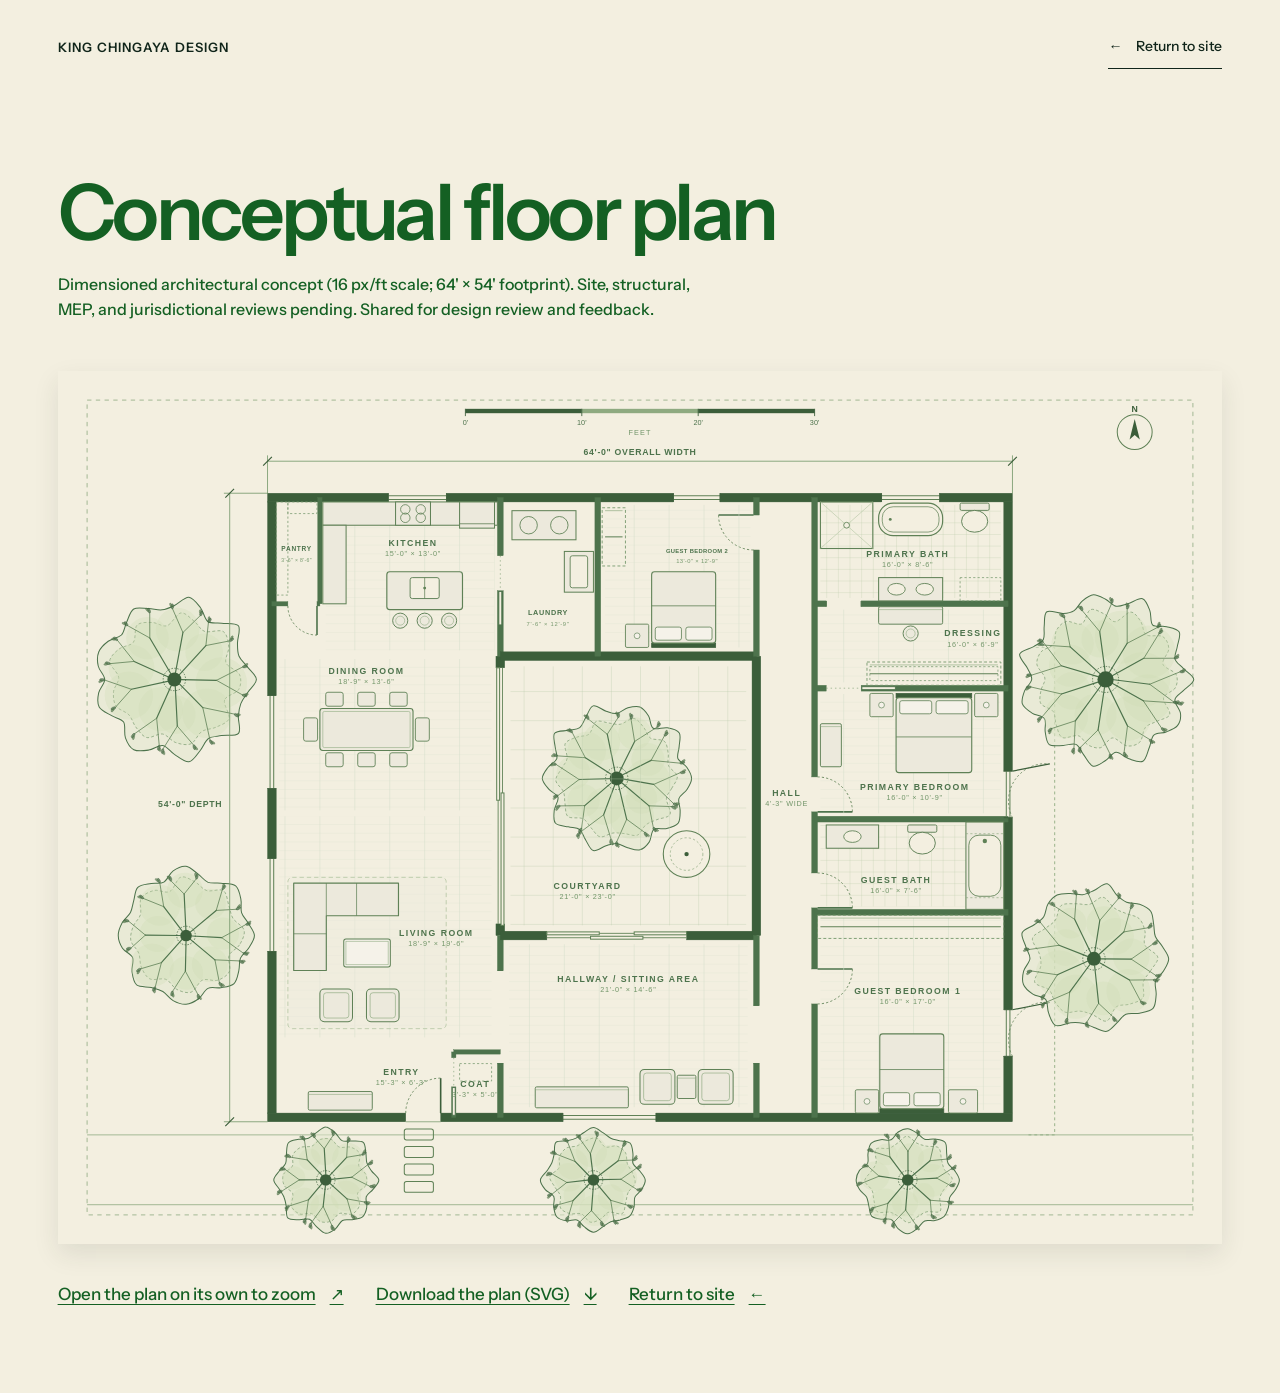
<file: floor-plan.html>
<!doctype html>
<html lang="en">
<head>
  <meta charset="utf-8">
  <meta name="viewport" content="width=device-width, initial-scale=1">
  <meta name="description" content="The complete conceptual floor plan from King Chingaya Design, showing a single-storey three-bedroom courtyard residence in Dallas, Texas, shared for review and feedback.">
  <meta name="theme-color" content="#F3EFE0">
  <title>Conceptual floor plan — King Chingaya Design</title>
  <link rel="icon" href="data:,">
  <link rel="preload" href="assets/fonts/instrument-sans-latin-wght-normal.woff2" as="font" type="font/woff2" crossorigin>
  <link rel="stylesheet" href="styles.css">
</head>
<body class="plan-page">
<a class="skip-link" href="#plan">Skip to the floor plan</a>
<header class="site-header">
  <a class="wordmark" href="index.html#main" aria-label="King Chingaya Design, return to site">King Chingaya Design</a>
  <a class="plan-return" href="index.html#main"><span aria-hidden="true">←</span> Return to site</a>
</header>
<main class="plan-main section-wrap" id="plan" tabindex="-1">
  <h1>Conceptual floor plan</h1>
  <p class="plan-note">Dimensioned architectural concept (16 px/ft scale; 64' × 54' footprint). Site, structural, MEP, and jurisdictional reviews pending. Shared for design review and feedback.</p>
  <figure class="plan-figure">
    <img src="assets/brand/entry-floor-plan.svg" width="1600" height="1200" alt="Conceptual single-storey floor plan drawn in green linework on cream: a residence wrapped around a central outdoor courtyard with a realistic top-down architectural specimen tree and fountain. Features an open-concept living room with south-shifted seating, centered coffee table on an 13.6x13 rug with at least 18 inches between the table and sectional, south front-door wall credenza, and coat closet; dining room with seating for eight; expanded working kitchen with continuous counter along the pantry wall with south-side pantry access, 6.5x3.25 island seating three stools with 42-inch west and 48-inch north work aisles, pantry, and pocket-door laundry room access; south hallway and sitting lounge; enlarged north guest bedroom 2 with south-wall headboard, exterior escape window and built-in closet; and an east bedroom wing with continuous shared corridor serving a primary bedroom suite with linked dressing room, 11.5-ft wardrobe storage, and a deepened ensuite bath with freestanding tub, shower, and 43 inches of clear floor between tub and double vanity, guest bathroom with full-depth east tub surround, and guest bedroom 1 with south-wall bed and nightstands, full-width north closet and exterior escape window.">
  </figure>
  <p class="plan-actions"><a href="assets/brand/entry-floor-plan.svg">Open the plan on its own to zoom <span aria-hidden="true">↗</span></a><a href="assets/brand/entry-floor-plan.svg" download="king-chingaya-conceptual-floor-plan.svg">Download the plan (SVG) <span aria-hidden="true">↓</span></a><a href="index.html#main">Return to site <span aria-hidden="true">←</span></a></p>
</main>
</body>
</html>
</file>
<file: styles.css>
@font-face{font-family:Fraunces;src:url('assets/fonts/fraunces-latin-full-normal.woff2') format('woff2');font-style:normal;font-weight:100 900;font-display:swap}
@font-face{font-family:Fraunces;src:url('assets/fonts/fraunces-latin-full-italic.woff2') format('woff2');font-style:italic;font-weight:100 900;font-display:swap}
@font-face{font-family:Instrument;src:url('assets/fonts/instrument-sans-latin-wght-normal.woff2') format('woff2');font-style:normal;font-weight:400 700;font-display:swap}
:root{--paper:#f8f5ee;--sage:#e2e9d9;--sage-band:#78926d;--header-ink:#10251a;--plan-paper:#f3efe0;--olive:#d4d9a4;--green:#146023;--lavender:#e5e6ed;--mauve:#ebe7df;--ink:#146023;--stone:#a29587;--line:rgba(28,68,36,.18);--gutter:clamp(22px,4.5vw,76px);--serif:Instrument,Arial,sans-serif;--sans:Instrument,Arial,sans-serif;--name-size:9.6vw;--band-name-size:clamp(32px,10.4vw,160px)}
*{box-sizing:border-box}html{color:var(--ink);background:var(--paper);scroll-padding-top:100px}body{margin:0;font-family:var(--sans);font-size:17px;line-height:1.6;font-weight:500;color:var(--ink)}body.viewer-open{overflow:hidden}button,input,textarea{font:inherit;color:inherit}button,a,summary{-webkit-tap-highlight-color:transparent}button,summary{cursor:pointer}button{border-radius:0}button:disabled{cursor:default}a{color:inherit;text-underline-offset:.25em}img,svg{display:block;max-width:100%}img{width:100%;height:auto}figure,p{margin:0}p+p{margin-top:1.15em}
h1,h2,h3{font-family:var(--serif);font-weight:600;line-height:1.06;letter-spacing:-.045em;margin:0;color:var(--ink);text-wrap:balance}h1{font-size:clamp(45px,6.1vw,91px)}h2{font-size:clamp(40px,4.9vw,72px)}h3{font-size:clamp(34px,3.3vw,48px)}em{font-weight:inherit;font-style:normal}
/* Plain section headings (Design philosophy, Gallery, About me, ...): larger, clear, no numbering. */
.section-title{font-size:clamp(46px,6vw,96px);font-weight:500;line-height:1;letter-spacing:-.05em}
button:focus-visible,a:focus-visible,summary:focus-visible,input:focus-visible,textarea:focus-visible{outline:3px solid #6b4794;outline-offset:5px}.process :focus-visible,footer :focus-visible,.site-header :focus-visible{outline-color:var(--header-ink)}.enter-plan:focus-visible{outline-offset:-9px}#main:focus{outline:none}main section[tabindex="-1"]:focus{outline:none}[hidden]{display:none!important}.sr-only{position:absolute;width:1px;height:1px;padding:0;margin:-1px;overflow:hidden;clip-path:inset(50%);white-space:nowrap;border:0}.micro{font-size:10px;font-weight:500;line-height:1.45;letter-spacing:.12em;text-transform:uppercase}.section-wrap{padding-inline:var(--gutter)}.body-copy{max-width:57ch}.skip-link{position:fixed;top:12px;left:16px;z-index:100;padding:14px 20px;background:var(--ink);color:var(--paper);transform:translateY(-180%)}.skip-link:focus{transform:none}
/* Header: the whole top navigation bar shares the brand band's sage green, so the two read as one green field. Dark forest text keeps small nav labels above 4.5:1. */
.site-header{min-height:94px;display:flex;align-items:center;justify-content:space-between;gap:24px;padding:16px var(--gutter);background:var(--sage-band);color:var(--header-ink);position:relative;z-index:5}.wordmark{display:inline-flex;flex-direction:row;align-items:center;flex-shrink:0;justify-content:center;min-height:44px;text-decoration:none;line-height:1.1;font-family:var(--sans);font-size:13px;font-weight:600;letter-spacing:.08em;text-transform:uppercase;white-space:nowrap}.wordmark.logo-placeholder{border:1px solid currentColor;padding:6px 14px;border-radius:2px;background:rgba(255,255,255,.08);color:var(--header-ink)}.wordmark.logo-placeholder:hover{background:rgba(255,255,255,.18)}.header-location{white-space:nowrap}.site-nav{display:flex;align-items:center;gap:clamp(14px,1.7vw,30px)}.site-nav a{min-height:44px;display:inline-flex;align-items:center;gap:16px;text-decoration:none;font-size:12px;font-weight:600;line-height:1.2}.site-nav a:hover{text-decoration:underline}.site-nav a:last-child{border-bottom:1px solid currentColor}.menu-button{display:none;min-height:44px;padding:8px 0 8px 18px;border:0;background:none;font-size:13px;font-weight:600}.menu-button span{margin-left:12px;font-size:24px}.js-ready .header-location{display:none}.entry-active .header-location{display:block}.entry-active .site-nav{display:none}.entry-active .menu-button{display:none!important}.entry-active .site-header{display:none}
/* Entrance: only the diagonal courtyard-house plan on cream. The header is hidden only while app.js sets .entry-active.
   The plan is inlined between the FLOOR_PLAN markers in index.html; .floor-plan is the root class of whatever element is inserted (svg or the img placeholder). */
.entrance{position:relative;height:100svh;min-height:420px;overflow:hidden;isolation:isolate;background:var(--plan-paper)}
.enter-plan{position:absolute;inset:0;display:block;overflow:hidden;background:var(--plan-paper);color:var(--ink);text-decoration:none}.floor-plan{position:absolute;left:50%;top:50%;width:max(132%,118svh);max-width:none;height:auto;transform:translate(-50%,-50%) rotate(-11deg);pointer-events:none;overflow:visible}
/* Discreet oval "Enter" cursor: decoration only (aria-hidden, no pointer events). Noticeably width > height (104x52). Shown only with fine hover pointer over plan while motion allowed. */
.enter-cursor{position:absolute;left:0;top:0;z-index:3;display:none;align-items:center;justify-content:center;gap:8px;width:104px;height:52px;margin:-26px 0 0 -52px;border-radius:9999px;background:var(--ink);color:var(--paper);font-size:11px;font-weight:600;letter-spacing:.14em;text-transform:uppercase;line-height:1;pointer-events:none;user-select:none;will-change:transform}.enter-cursor-arrow{font-size:15px;letter-spacing:0}.cursor-live .enter-cursor{display:flex}.cursor-live .enter-plan{cursor:none}
/* Brand band (first section of main): a deeper sage field with generous green above and around the tall white name, which still sits low in the band.
   One fine jasmine strand weaves through the letter line: a narrow horizontal slice (raster y 60-350) of the upper strand of the unmodified PNG, drawn at 80% band width with soft vertical fades, so leaves and flowers keep their natural proportions but take up far less room. */
.brand-section{background:var(--paper)}
.brand-band{position:relative;isolation:isolate;width:100%;background:var(--sage-band);color:#fff;overflow:hidden;padding:max(64px,12vw) 0 max(6px,1.1vw)}.brand-lockup{position:relative;display:grid;place-items:end center;width:100%}.entrance-title{position:relative;z-index:1;margin:0;font-family:var(--sans);font-size:var(--band-name-size);font-weight:700;line-height:1.06;letter-spacing:-.06em;white-space:nowrap;text-align:center;color:#fff;transform:scaleY(1.3);transform-origin:50% 100%}
.vine-strand,.vine-clusters{position:absolute;left:10%;width:80%;top:auto;bottom:calc(var(--band-name-size) * .12);aspect-ratio:1933/290;overflow:hidden;pointer-events:none;user-select:none}.vine-strand .jasmine-vines{display:block;width:112.36%;max-width:none;height:auto;margin-left:-11.236%;margin-top:-3.104%;opacity:.9;pointer-events:none;-webkit-mask-image:linear-gradient(180deg,transparent 8.3%,#000 13%,#000 43%,transparent 48.3%);mask-image:linear-gradient(180deg,transparent 8.3%,#000 13%,#000 43%,transparent 48.3%)}.vine-back{z-index:0}.vine-front{z-index:2;-webkit-mask-image:linear-gradient(90deg,transparent 0 12%,#000 13.5% 21%,transparent 22.5% 40%,#000 41.5% 49%,transparent 50.5% 67%,#000 68.5% 76%,transparent 77.5%);mask-image:linear-gradient(90deg,transparent 0 12%,#000 13.5% 21%,transparent 22.5% 40%,#000 41.5% 49%,transparent 50.5% 67%,#000 68.5% 76%,transparent 77.5%)}
/* Clusters: --cx/--cy/--cw/--ch is the crop rectangle in raster pixels of the unmodified 2172x724 PNG; --x/--y place the attach point (--ax/--ay, % of the crop) as % of the strand box, which maps 1933 raster px to its width, so --s:1 is the flower's natural size on the strand. --f:-1 mirrors, --r tilts.
   Two single blooms hang just below the stem, near natural scale. */
.vine-clusters{z-index:3;overflow:visible}.vine-cluster{position:absolute;left:calc(var(--x) * 1%);top:calc(var(--y) * 1%);width:calc(var(--cw) / 1933 * 100% * var(--s,1));aspect-ratio:var(--cw)/var(--ch);overflow:hidden;transform:translate(calc(var(--ax) * -1%),calc(var(--ay) * -1%)) scaleX(var(--f,1));rotate:var(--r,0deg);transform-origin:calc(var(--ax) * 1%) calc(var(--ay) * 1%);pointer-events:none;-webkit-mask-image:radial-gradient(closest-side,#000 52%,rgba(0,0,0,.6) 80%,transparent 100%);mask-image:radial-gradient(closest-side,#000 52%,rgba(0,0,0,.6) 80%,transparent 100%)}.vine-cluster .jasmine-cluster{display:block;width:calc(2172 / var(--cw) * 100%);max-width:none;height:auto;margin-left:calc(var(--cx) / var(--cw) * -100%);margin-top:calc(var(--cy) / var(--cw) * -100%);pointer-events:none}
.cluster-1{--cx:1268;--cy:494;--cw:124;--ch:124;--ax:50;--ay:50;--s:.9;--r:-8deg;--x:46;--y:64}.cluster-2{--cx:264;--cy:413;--cw:124;--ch:124;--ax:50;--ay:50;--s:.86;--f:-1;--r:10deg;--x:81;--y:88}
.home-intro{padding-top:92px;background:var(--paper)}.intro-heading{max-width:1110px}.eyebrow{margin-bottom:26px}.intro-heading em{color:var(--green)}.intro-bottom{display:flex;justify-content:space-between;gap:50px;align-items:end;margin:40px 0 68px}.intro-bottom>p{max-width:560px;font-size:18px}.text-link{display:inline-flex;align-items:center;justify-content:space-between;gap:32px;min-height:46px;padding:7px 0;border-bottom:1px solid currentColor;text-decoration:none;flex-shrink:0}.text-link span{font-size:25px}.text-link:hover{color:var(--green)}.intro-image{margin:0 calc(-1 * var(--gutter))}.hero-image-stage{position:relative;width:100%;overflow:hidden}.hero-image-stage>img{width:100%;max-height:790px;aspect-ratio:1800/1092;object-fit:cover;object-position:center 50%}.scene-overlay{position:absolute;inset:0;width:100%;height:100%;pointer-events:none}.actor-shadow{filter:blur(3px)}.actor-sprite{overflow:hidden}.actor-move{transform:translate(var(--tx,0px),var(--ty,0px))}.actor-frames{transform:translateX(var(--rest,0px))}.intro-image figcaption{padding:18px var(--gutter);display:flex;gap:20px;justify-content:space-between;background:var(--paper)}.philosophy{background:var(--paper);padding-block:110px 100px}.philosophy-grid{display:grid;grid-template-columns:1.15fr 1fr;gap:10vw;align-items:start}
/* Gallery: an airy, asymmetric editorial layout after the moodboard reference. Widths vary; some pairs stand apart, two pairs overlap slightly in opposite directions (row 2: the right image drops over the left; row 3: the left image drops over the right). Overlaps only ever touch image areas, never a caption: the covered neighbour's caption is padded away from the overlap. */
.work{padding-block:clamp(110px,12vw,190px)}.section-heading{display:flex;align-items:end;justify-content:space-between;gap:60px;margin-bottom:clamp(80px,10vw,150px)}.work-note{max-width:30ch;font-size:15px}.featured-studies{display:grid;grid-template-columns:repeat(12,minmax(0,1fr));align-items:start;gap:clamp(90px,11vw,180px) 0}.study{min-width:0;position:relative;z-index:1}
.study-1{grid-row:1;grid-column:1/span 6}.study-2{grid-row:1;grid-column:9/span 4;margin-top:22%}
.study-3{grid-row:2;grid-column:2/span 4}.study-3 figcaption{padding-right:24%}.study-4{grid-row:2;grid-column:6/span 6;margin-top:18%;margin-left:-6%;z-index:2}
.study-5{grid-row:3;grid-column:7/span 5}.study-5 figcaption{text-align:right;padding-left:24%;padding-right:0}.study-6{grid-row:3;grid-column:3/span 4;margin-top:20%;margin-right:-12%;z-index:2}
.study-7{grid-row:4;grid-column:1/span 5;margin-top:0}.study-8{grid-row:4;grid-column:7/span 6;margin-top:6%}
.study-9{grid-row:5;grid-column:3/span 8;margin-top:-2%;justify-self:center;width:100%;max-width:840px}.study:focus-within{z-index:5}
.study-image{display:block;position:relative;background:transparent;border:0;padding:0;overflow:hidden;box-shadow:0 8px 20px rgba(40,50,35,.1)}.study-image img{width:100%;height:auto;aspect-ratio:auto;object-fit:contain;border:0;padding:0}.image-open{position:absolute;top:12px;right:12px;display:grid;place-items:center;width:44px;height:44px;border-radius:50%;background:rgba(248,245,238,.35);color:var(--ink);font-size:20px;font-weight:300;line-height:1;border:1px solid rgba(28,68,36,.14);transition:background-color .2s ease,color .2s ease,transform .2s ease}.study-image:hover .image-open,.study-image:focus-visible .image-open{background:rgba(248,245,238,.92);color:var(--ink);transform:scale(1.05)}.study figcaption{display:block;padding:15px 6% 0 0;font-family:Fraunces,Georgia,serif;font-size:17px;font-weight:300;line-height:1.35;letter-spacing:-.01em;color:#111111;border:0}.study figcaption span{color:#111111;font-weight:300}
.about{display:grid;grid-template-columns:.9fr 1fr;gap:10vw;align-items:start;padding-block:110px;background:var(--paper)}.portrait-frame{margin-top:0}.portrait-space{display:flex;flex-direction:column;align-items:center;justify-content:center;aspect-ratio:.8;background:var(--mauve);border:0;outline:0}.portrait-initial{font-family:var(--serif);font-style:italic;font-weight:300;font-size:140px;color:var(--ink);line-height:1.3}.portrait-space>.micro{padding:20px;text-align:center}.portrait-caption{display:flex;justify-content:space-between;gap:15px;padding:20px 0;align-items:center;font-size:16px}.about-content h2{margin-bottom:44px}.about-content .body-copy{font-size:16px}.process{background:var(--sage);color:var(--ink);padding-block:110px}.split-heading{display:grid;grid-template-columns:1.15fr 1fr;gap:10vw;align-items:end;margin-bottom:65px}.split-heading>p{max-width:51ch}.accordion>details{border-top:1px solid currentColor;border-color:color-mix(in srgb,currentColor 35%,transparent)}.accordion>details:last-child{border-bottom:1px solid currentColor;border-color:color-mix(in srgb,currentColor 35%,transparent)}.accordion summary{display:grid;grid-template-columns:minmax(0,1fr) 30px;gap:20px;align-items:center;padding:28px 0;min-height:92px;list-style:none}.accordion summary::-webkit-details-marker{display:none}.row-title{font-family:var(--serif);font-size:clamp(26px,3.1vw,45px);line-height:1.15;letter-spacing:-.035em}.plus{display:block;width:22px;height:22px;position:relative;flex-shrink:0}.plus:before,.plus:after{content:'';position:absolute;background:currentColor}.plus:before{width:22px;height:1px;left:0;top:10px}.plus:after{width:1px;height:22px;top:0;left:10px}details[open]>summary .plus:after{display:none}.accordion-body{max-width:730px;padding:0 45px 32px 0}.accordion-body .price{font-size:13px;letter-spacing:.07em;text-transform:uppercase;margin-bottom:16px}.accordion-body p+p{margin-top:0}.services{background:var(--olive);padding-block:110px}
.inquiry{display:grid;grid-template-columns:1fr 1.05fr;gap:9vw;padding-block:112px}.inquiry-intro h2{font-size:clamp(44px,5vw,80px);margin-bottom:34px}.inquiry-intro>p{max-width:46ch;font-size:16px}.email-link{display:inline-flex;min-height:44px;align-items:center;gap:16px;font-size:16px;margin-top:20px;overflow-wrap:anywhere}.preview-note{padding:20px;background:var(--sage);margin-top:28px}.preview-note p{font-size:13px;line-height:1.55;margin-top:10px}form,fieldset{min-width:0}fieldset{border:0;margin:0;padding:0}#form-fields>fieldset{margin-bottom:30px}legend,.field>label{font-size:16px;font-weight:500;margin-bottom:12px;padding:0}.required{font-size:11px;font-weight:400}.choice-grid{display:grid;grid-template-columns:1fr 1fr;gap:12px}.choice-grid label,.check-list label{display:flex;position:relative;gap:12px;min-height:46px;cursor:pointer;align-items:center}.choice-grid label{border:1px solid var(--line);padding:13px 14px}.choice-grid label:has(input:checked){background:var(--lavender);border-color:var(--ink)}input[type=radio],input[type=checkbox]{accent-color:var(--green);width:18px;height:18px;flex-shrink:0;margin:0}.check-list{display:grid;grid-template-columns:1fr}.check-list label{font-size:15px}.field-help{font-size:12px;margin:0 0 10px;line-height:1.5}.form-row{display:grid;grid-template-columns:1fr 1fr;gap:24px}.field{margin-bottom:28px}.field>label{display:block;margin-bottom:4px}.field input,.field textarea{width:100%;border:0;border-bottom:1px solid var(--ink);background:transparent;border-radius:0;padding:10px 2px;min-height:44px}.field textarea{resize:vertical}.field input[aria-invalid=true]{border-bottom:2px solid #902930}.solid-button,.line-button{display:inline-flex;min-height:48px;align-items:center;justify-content:space-between;gap:35px;padding:13px 20px;border:1px solid var(--ink);font-size:14px;text-decoration:none}.solid-button{background:var(--ink);color:var(--paper)}.solid-button:hover{background:var(--green)}.line-button{background:transparent}.form-footnote{font-size:11px;margin-top:15px}.form-error{color:#711e27;background:#f9e2e1;border:1px solid #ab5c62;padding:13px 16px;margin:0 0 20px;font-size:14px}.review-panel h3,.confirmation-panel h3{margin:16px 0 30px}.review-panel dl{margin:30px 0}.review-panel dl>div{padding:14px 0;border-top:1px solid var(--line)}.review-panel dt{font-size:10px;letter-spacing:.1em;text-transform:uppercase;margin-bottom:6px}.review-panel dd{margin:0;white-space:pre-wrap;overflow-wrap:anywhere}.action-row{display:flex;gap:12px;flex-wrap:wrap;margin-top:30px}.confirmation-panel .text-link{margin:20px 24px 20px 0}
/* Footer: contact and navigation first; the oversized two-green name closes the page, cropped only within .footer-mark. */
footer{background:var(--sage);color:var(--ink);padding-top:64px}.footer-top{display:grid;grid-template-columns:1fr 1fr 1fr;gap:6vw}.footer-wordmark{align-self:start;justify-self:start;font-size:clamp(18px,1.65vw,25px)}.footer-top>p{font-family:var(--serif);font-size:29px;line-height:1.3;letter-spacing:-.025em}.socials{display:grid;gap:16px;font-size:12px}.socials>a{min-height:44px;display:flex;align-items:center;gap:20px}.socials b{font-weight:400}.footer-bottom{display:flex;justify-content:space-between;align-items:center;gap:25px;border-top:1px solid var(--line);margin-top:70px;padding-block:17px 8px}.footer-bottom>a{display:inline-flex;min-height:44px;align-items:center;gap:16px}
.footer-mark{width:100%;overflow:hidden;font-size:var(--name-size);height:.78em;margin-top:clamp(20px,3.5vw,56px)}.footer-mark-text{margin:0;font-family:var(--sans);font-size:1em;font-weight:700;line-height:1;letter-spacing:-.055em;white-space:nowrap;text-align:center}.footer-mark-a{color:var(--green)}.footer-mark-b{color:#50773f}
.lightbox{width:calc(100vw - 48px);max-width:1400px;height:calc(100dvh - 48px);max-height:none;padding:26px 32px 16px;border:0;color:var(--ink);background:var(--paper)}.lightbox[open]{display:grid;grid-template-rows:auto minmax(0,1fr) auto;gap:20px}.lightbox::backdrop{background:#17271ce8}.viewer-top{display:flex;justify-content:space-between;gap:24px;align-items:center}.viewer-top h2{font-size:26px}.viewer-top button,.viewer-bottom button{min-height:44px;min-width:44px;border:0;background:none}.viewer-close{font-size:13px}.viewer-close span{font-size:30px;margin-left:15px}.viewer-image-wrap{min-height:0;display:flex;align-items:center;justify-content:center}.viewer-stage{position:relative;width:100%;height:100%;min-height:0}.viewer-image-wrap img{width:100%;height:100%;object-fit:contain}.viewer-bottom{display:flex;justify-content:space-between;gap:20px;align-items:center;border-top:1px solid var(--line);padding-top:10px}.viewer-bottom button{display:flex;align-items:center;gap:20px;font-size:20px}.viewer-bottom button span{font-size:13px}
/* floor-plan.html (review page owned by the plan workflow): the complete plan at its own aspect ratio. */
.plan-page{min-height:100vh;background:var(--plan-paper)}.plan-page .site-header{background:var(--plan-paper);flex-wrap:wrap}.plan-return{display:inline-flex;align-items:center;gap:14px;min-height:44px;font-size:14px;text-decoration:none;border-bottom:1px solid currentColor}.plan-main:focus{outline:none}.plan-main{padding-block:clamp(36px,6vw,80px)}.plan-main h1{margin-bottom:18px}.plan-note{max-width:60ch;font-size:16px}.plan-figure{margin:clamp(24px,4vw,48px) 0 0}.plan-figure img,.plan-figure svg{width:100%;max-width:100%;height:auto;background:var(--plan-paper);box-shadow:0 10px 24px rgba(40,50,35,.1)}.plan-actions{display:flex;flex-wrap:wrap;gap:12px 32px;margin-top:28px}.plan-actions a{display:inline-flex;align-items:center;gap:14px;min-height:44px;overflow-wrap:anywhere}
@media(min-width:1600px){.section-wrap{padding-inline:max(var(--gutter),calc((100vw - 1450px)/2))}}
@media(max-width:1050px){.site-nav{gap:13px}.site-nav a{font-size:10px}.wordmark{font-size:19px}.philosophy-grid,.about,.split-heading,.inquiry{gap:6vw}}
@media(max-width:800px){
 .site-header{min-height:82px;padding-block:14px;flex-wrap:wrap}.site-nav{width:100%;display:flex;flex-wrap:wrap;gap:0 25px}.site-nav a{font-size:13px}.js-ready .menu-button{display:flex;align-items:center}.js-ready .site-nav{display:none}.js-ready .site-nav.is-open{display:flex;flex-direction:column;align-items:stretch;padding-block:15px}.site-nav a:last-child{border-bottom:0}.home-intro{padding-top:70px}.intro-bottom{margin:30px 0 40px;align-items:start}.intro-bottom>p{max-width:38ch;font-size:16px}.intro-image>img{aspect-ratio:1.5}.philosophy-grid,.about,.split-heading,.inquiry{grid-template-columns:1fr;gap:34px}.body-copy{max-width:65ch}.section-heading{display:block}.work-note{margin-top:24px;max-width:40ch}.featured-studies{row-gap:80px}.study-4{margin-top:24%}.study figcaption{font-size:16px}.portrait-frame{max-width:480px;width:100%}.portrait-space{aspect-ratio:1}.about-content{max-width:650px}.split-heading>p{max-width:65ch}.inquiry-intro h2{max-width:16ch}.inquiry-intro>p{max-width:65ch}.inquiry .preview-note{max-width:550px}.footer-top{grid-template-columns:1fr 1fr;gap:40px}.socials{grid-column:1/-1;grid-template-columns:repeat(3,1fr);align-items:center}.footer-wordmark{font-size:22px}
}
@media(max-width:520px){
 body{font-size:16px}.micro{font-size:9px}.site-header{gap:8px}.wordmark{font-size:clamp(17px,5vw,22px)}.menu-button{padding-left:8px}.menu-button span{margin-left:7px}.header-location{font-size:7px;max-width:55px;white-space:normal;text-align:right}.floor-plan{width:max(200%,118svh)}h1{font-size:clamp(39px,10.3vw,57px)}h2{font-size:clamp(37px,10.5vw,54px)}.section-title,.inquiry-intro h2{font-size:clamp(36px,11vw,54px)}.home-intro{padding-top:56px}.intro-bottom{display:block;margin-bottom:36px}.intro-bottom .text-link{margin-top:22px}.intro-image>img{aspect-ratio:1.04}.intro-image figcaption{align-items:start;padding-block:14px}.intro-image figcaption>span:first-child{max-width:18ch}.intro-image figcaption>span:last-child{max-width:15ch;text-align:right}.philosophy{padding-block:68px 60px}.philosophy-grid{gap:28px}.work{padding-block:76px 84px}.section-heading{margin-bottom:52px}
 /* Mobile gallery: one column, no overlaps, varied widths and alternating sides for white space. */
 .featured-studies{grid-template-columns:1fr;gap:56px}.featured-studies .study{grid-row:auto;grid-column:auto;margin:0;width:100%;justify-self:start}.featured-studies .study figcaption{padding:12px 0 0;text-align:left}.featured-studies .study-2{width:78%;justify-self:end}.featured-studies .study-3{width:84%;margin-left:6%}.featured-studies .study-5{width:86%;justify-self:end}.featured-studies .study-6{width:72%}.featured-studies .study-7{width:100%;margin:0}.featured-studies .study-8{width:100%;margin:0}.featured-studies .study-9{width:100%;margin:0}
 .about,.process,.services,.inquiry{padding-block:68px}.portrait-space{aspect-ratio:.93}.portrait-initial{font-size:110px}.portrait-caption{font-size:14px}.about-content h2{margin-bottom:30px}.split-heading{gap:26px;margin-bottom:38px}.accordion summary{grid-template-columns:minmax(0,1fr) 22px;gap:12px;min-height:84px;padding:24px 0}.row-title{font-size:28px}.accordion-body{padding:0 3px 26px 0;font-size:15px}.inquiry{gap:42px}.form-row{grid-template-columns:1fr;gap:0}.choice-grid{gap:10px}.choice-grid label{padding:12px 10px;gap:8px;font-size:14px}.email-link{font-size:14px;gap:10px}footer{padding-top:50px}.footer-top{grid-template-columns:1fr;gap:30px}.footer-top>p{font-size:26px}.socials{grid-template-columns:1fr;gap:14px}.footer-bottom{margin-top:35px;flex-direction:column;align-items:start;gap:10px}.lightbox{width:100vw;height:100dvh;padding:18px 16px 10px}.viewer-top{align-items:start}.viewer-top h2{font-size:23px}.viewer-close{display:flex;align-items:center;font-size:0;padding:0 8px}.viewer-close span{margin:0}.viewer-bottom button{gap:8px}
}
/* Motion is opt-in and finite (everything settles within 4.5s; nothing loops). Without JavaScript, or with reduced motion, all content is static and fully visible. */
@media(prefers-reduced-motion: no-preference){
 html{scroll-behavior:smooth}.motion-ready .enter-plan{transition:opacity .45s ease}.motion-ready .floor-plan{transition:transform .9s ease}.motion-ready .enter-plan:hover .floor-plan{transform:translate(-50%,-50%) rotate(-11deg) scale(1.025)}
 /* Entering the house: a short zoom into the plan while the entrance fades (app.js finishes after 550ms). */
 .entering .enter-plan{opacity:0}.motion-ready.entering .floor-plan,.motion-ready.entering .enter-plan:hover .floor-plan{transform:translate(-50%,-50%) rotate(-11deg) scale(1.12);transition:transform .55s cubic-bezier(.5,0,.2,1)}
 /* Floor plan builds up once on the opening page: walls and trees (.plan-shell) are visible at once, flooring and fixtures follow, furniture last. Ends by 2.4s. */
 .motion-ready .floor-plan .plan-fixtures{animation:plan-layer .75s ease-out .55s both}.motion-ready .floor-plan .plan-furniture{animation:plan-layer .75s ease-out 1.65s both}
 /* Vine grows left to right across the name when the site is entered (main leaves display:none); the two blooms open in step with it. Ends by about 2.7s; no continuous sway. */
 .motion-ready .brand-band .vine-strand{animation:vine-grow 2.2s cubic-bezier(.45,.05,.25,1) .2s both}.motion-ready .vine-cluster{animation:cluster-bloom .7s ease-out both;animation-delay:calc(.2s + 2.2s * var(--x) / 100)}
 /* Scene people (hero + every gallery study, generated by scripts/build_scene_overlays.py): app.js adds .scene-active to an overlay once, the first time it intersects the viewport (the lightbox clone gets it on open). Each actor group carries its own values from the manifest/metadata (--frames, --rest, --tx/--ty, --scene-seconds, --move-seconds). The sprite steps through all its frames exactly once over the scene duration (steps(frames, jump-none): first frame to last frame, never a blank column) while the actor travels to its end position during the first move_until fraction and then stands still; the base transforms above rest on the LAST frame at the END position, which is what no-JS and reduced motion show. While motion is live but not yet triggered the actor waits on its first frame at its start position, so the sequence never jumps. The hidden-page rule below pauses it in place. */
 .motion-ready .scene-overlay:not(.scene-active) .actor-move{transform:none}.motion-ready .scene-overlay:not(.scene-active) .actor-frames{transform:none}
 .motion-ready .scene-overlay.scene-active .actor-move{animation:scene-travel var(--move-seconds,4.4s) linear both}.motion-ready .scene-overlay.scene-active .actor-frames{animation:scene-frames var(--scene-seconds,8.8s) steps(var(--frames,32),jump-none) both}
 .motion-ready .scene-overlay.scene-active .actor-move,.motion-ready .scene-overlay.scene-active .actor-frames{animation-delay:var(--scene-delay,0s)}
 .motion-ready .scene-overlay.scene-paused *,.motion-ready .viewer-open .hero-image-stage .scene-overlay *,.motion-ready .viewer-open .study-image .scene-overlay *{animation-play-state:paused!important}
 .motion-ready .study.reveal{opacity:0;transform:translateY(40px);transition:opacity .8s ease,transform .9s cubic-bezier(.2,.7,.2,1)}.motion-ready .study.reveal.is-visible{opacity:1;transform:none}.study-image img,.study-image .scene-overlay{transition:transform .6s ease}.study-image:hover img,.study-image:hover .scene-overlay{transform:scale(1.015)}.motion-ready .accordion details[open] .accordion-body{animation:accordion-in .28s ease-out}.solid-button,.choice-grid label{transition:background-color .2s ease,color .2s ease}
 @keyframes plan-layer{from{opacity:0}to{opacity:1}}@keyframes vine-grow{from{clip-path:inset(0 100% 0 0)}to{clip-path:inset(0 0 0 0)}}@keyframes cluster-bloom{from{opacity:0;scale:.45}to{opacity:1;scale:1}}@keyframes accordion-in{from{opacity:0;transform:translateY(-6px)}to{opacity:1;transform:none}}@keyframes scene-travel{from{transform:translate(0,0)}to{transform:translate(var(--tx,0px),var(--ty,0px))}}@keyframes scene-frames{from{transform:translateX(0)}to{transform:translateX(var(--rest,0px))}}
}
.document-hidden *{animation-play-state:paused!important}
@media(prefers-reduced-motion: reduce){*,*::before,*::after{animation:none!important;transition:none!important;scroll-behavior:auto!important}.enter-cursor{display:none!important}.enter-plan{cursor:pointer!important}}
@media(prefers-contrast: more){:root{--line:var(--ink)}}
</file>
